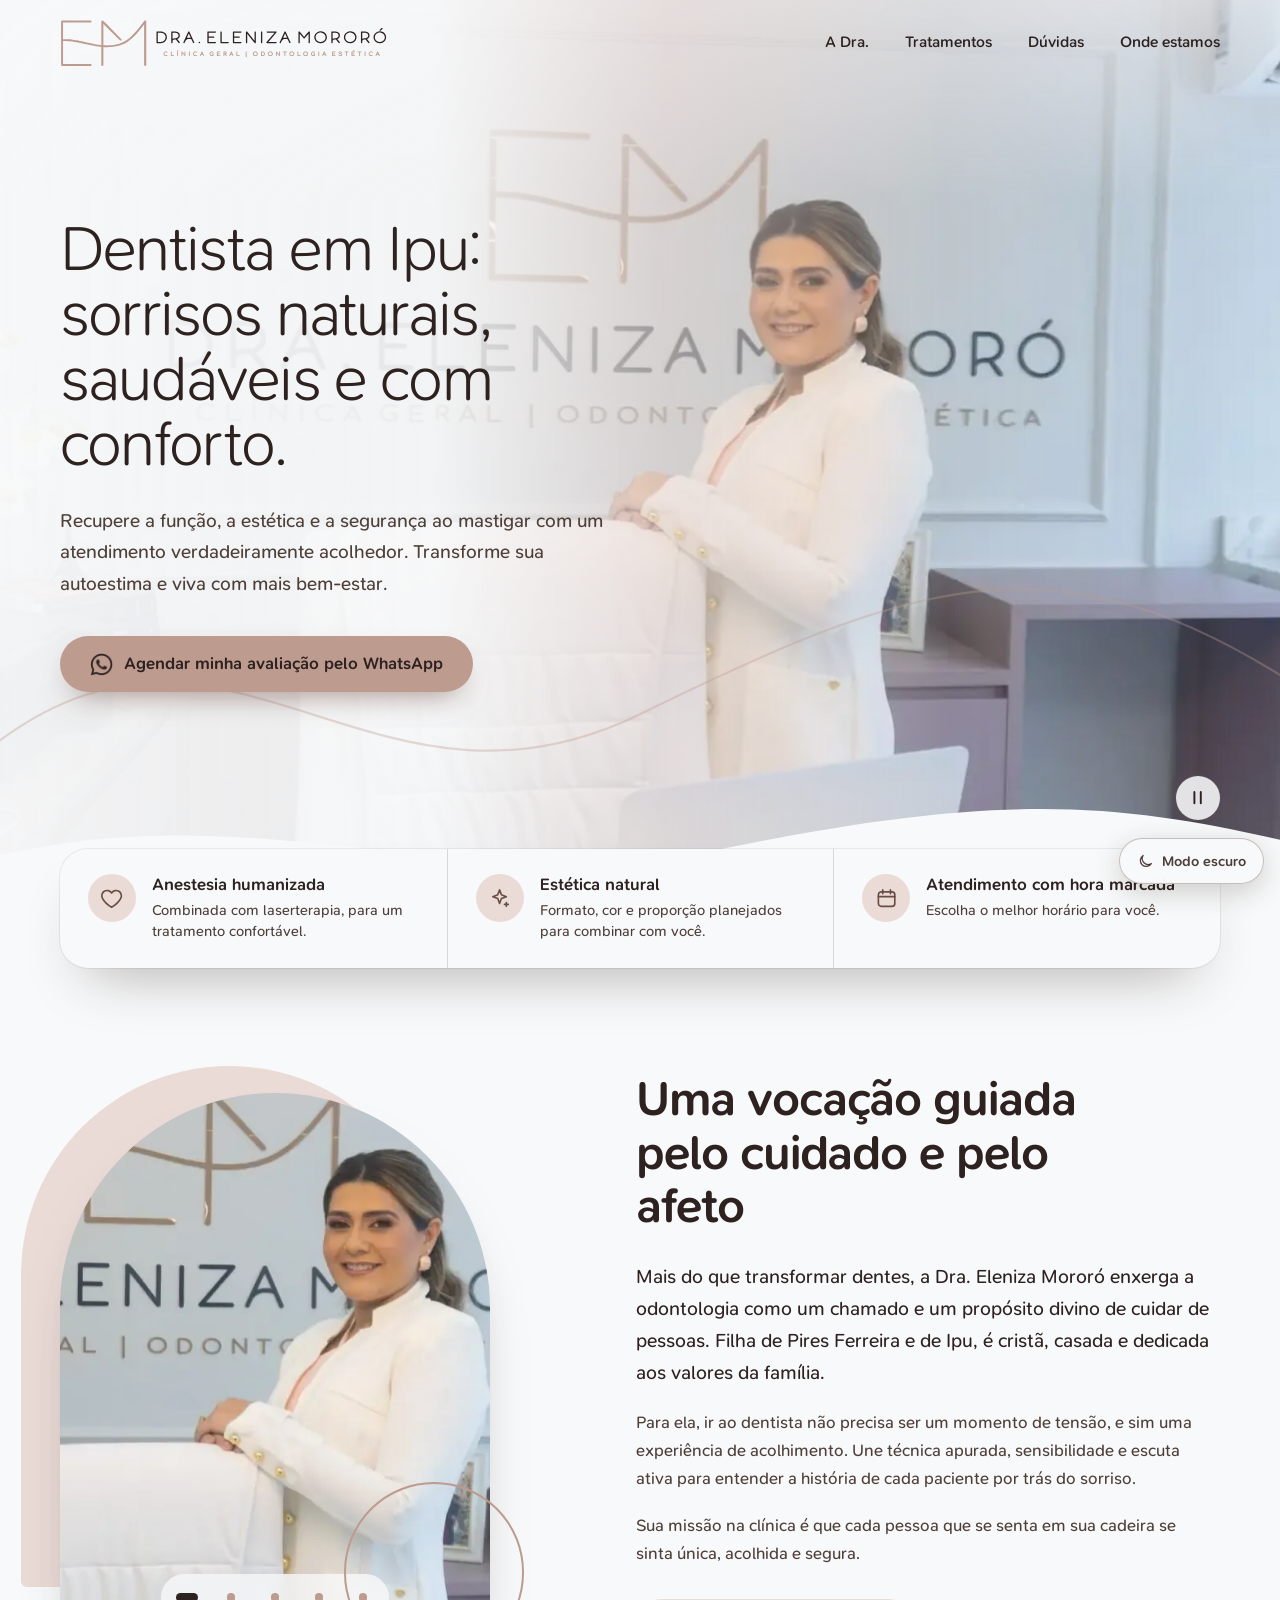
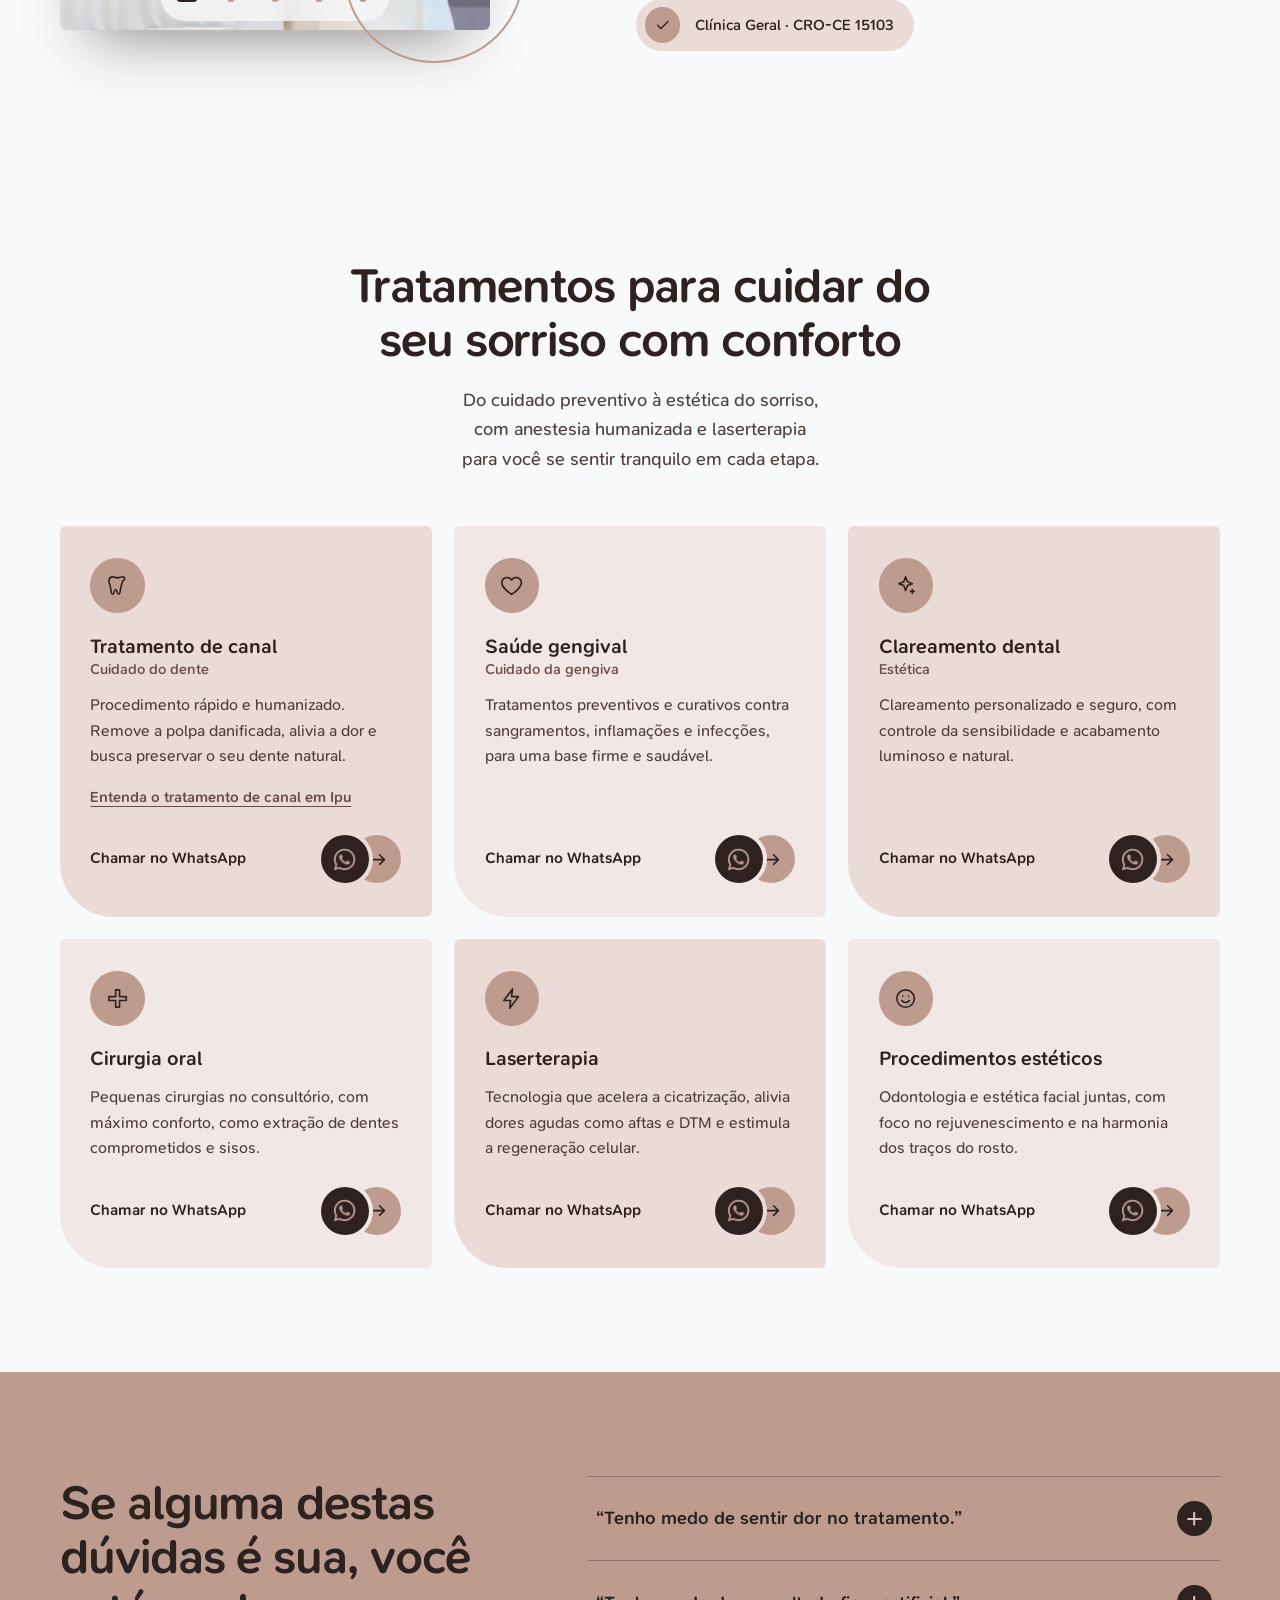
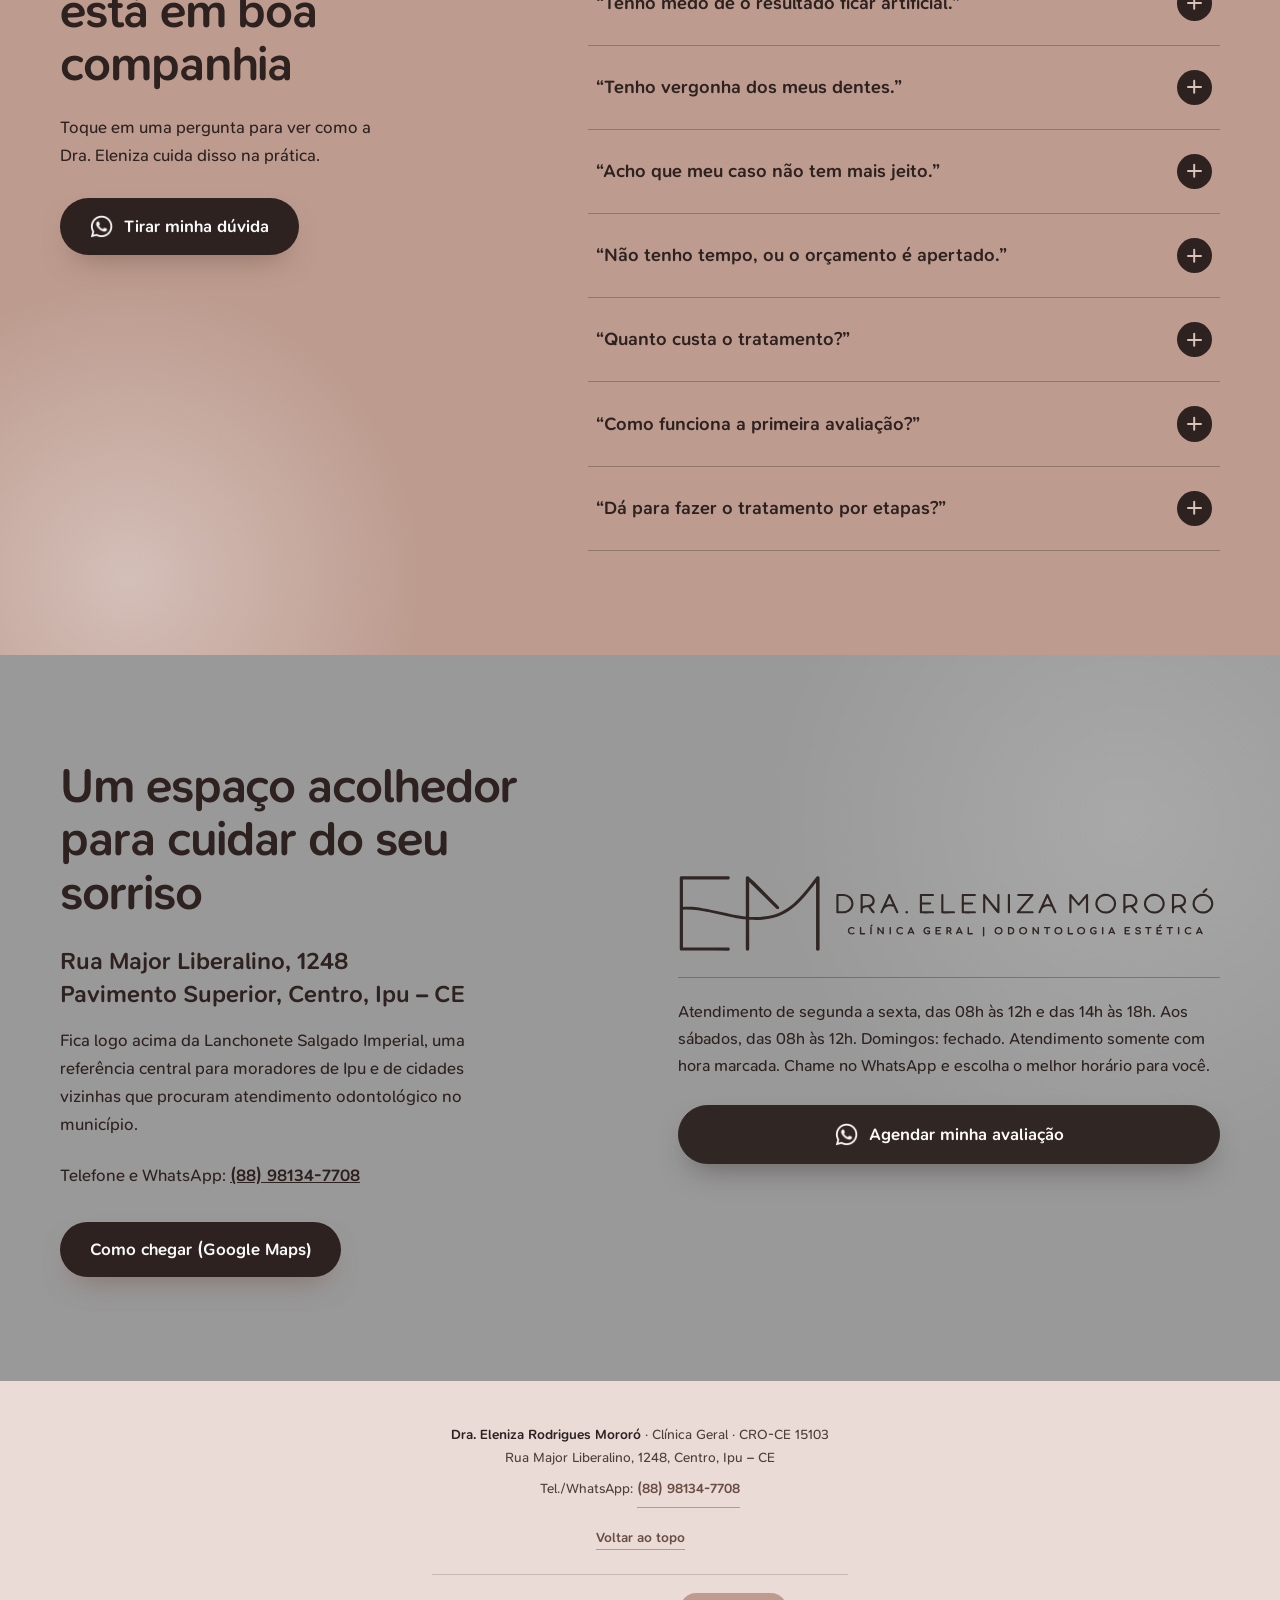
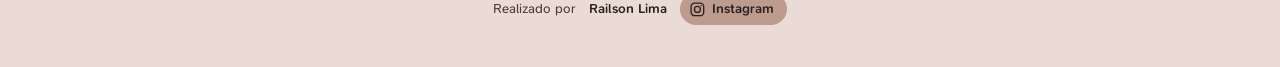
<file: index.html>
<!DOCTYPE html>
<html lang="pt-BR">
<head>
<meta charset="utf-8">
<meta name="robots" content="index,follow,max-image-preview:large">
<meta name="viewport" content="width=device-width, initial-scale=1, viewport-fit=cover">
  <title>Dra. Eleniza Mororó | Dentista em Ipu-CE</title>
<meta name="description" content="Dentista em Ipu-CE: Dra. Eleniza Mororó atende com clínica geral, tratamento de canal, clareamento e odontologia estética. Agende sua avaliação.">
<meta name="theme-color" content="#0f2a2a">
<link rel="icon" type="image/jpeg" href="./favicon.jpg">
<meta property="og:type" content="website">
<meta property="og:locale" content="pt_BR">
<meta property="og:site_name" content="Dra. Eleniza Mororó">
<meta property="og:image" content="https://draelenizamororo.rlsn.com.br/assets/images/hero-dra-eleniza.webp">
<meta property="og:image:alt" content="Dra. Eleniza Mororó em sua clínica odontológica em Ipu-CE">
<link rel="canonical" href="https://draelenizamororo.rlsn.com.br/">
<link rel="ard" href="/.well-known/ard.json" type="application/ard+json">
<link rel="ai-catalog" href="/ai-catalog.json" type="application/ai-catalog+json">
<meta property="og:url" content="https://draelenizamororo.rlsn.com.br/">
<meta name="twitter:image" content="https://draelenizamororo.rlsn.com.br/assets/images/hero-dra-eleniza.webp">
<meta name="twitter:card" content="summary_large_image">
<meta property="og:title" content="Dra. Eleniza Mororó | Dentista em Ipu-CE">
<meta name="twitter:title" content="Dra. Eleniza Mororó | Dentista em Ipu-CE">
<meta name="twitter:description" content="Dentista em Ipu-CE: Dra. Eleniza Mororó atende com clínica geral, tratamento de canal, clareamento e odontologia estética. Agende sua avaliação.">
<meta property="og:description" content="Dentista em Ipu-CE: Dra. Eleniza Mororó atende com clínica geral, tratamento de canal, clareamento e odontologia estética. Agende sua avaliação.">
<script type="application/ld+json">{"@context":"https://schema.org","@type":"Dentist","@id":"https://draelenizamororo.rlsn.com.br/#dentist","name":"Dra. Eleniza Rodrigues Mororó","alternateName":"Dra. Eleniza Mororó","url":"https://draelenizamororo.rlsn.com.br/","image":"https://draelenizamororo.rlsn.com.br/assets/images/hero-dra-eleniza.webp","description":"Cirurgiã-dentista em Ipu-CE, com atendimento no Centro de Ipu para pacientes da cidade e região. Clínica geral e odontologia estética, com hora marcada.","telephone":"+55-88-98134-7708","openingHoursSpecification":[{"@type":"OpeningHoursSpecification","dayOfWeek":["https://schema.org/Monday","https://schema.org/Tuesday","https://schema.org/Wednesday","https://schema.org/Thursday","https://schema.org/Friday"],"opens":"08:00","closes":"12:00"},{"@type":"OpeningHoursSpecification","dayOfWeek":["https://schema.org/Monday","https://schema.org/Tuesday","https://schema.org/Wednesday","https://schema.org/Thursday","https://schema.org/Friday"],"opens":"14:00","closes":"18:00"},{"@type":"OpeningHoursSpecification","dayOfWeek":"https://schema.org/Saturday","opens":"08:00","closes":"12:00"}],"address":{"@type":"PostalAddress","streetAddress":"Rua Major Liberalino, 1248, Pavimento Superior","addressLocality":"Ipu","addressRegion":"CE","postalCode":"62250-000","addressCountry":"BR"},"hasMap":"https://www.google.com/maps/search/?api=1&query=Rua+Major+Liberalino+1248+Ipu+CE","areaServed":{"@type":"City","name":"Ipu","containedInPlace":{"@type":"State","name":"Ceará"}},"sameAs":["https://www.instagram.com/draelenizamororo/","https://www.facebook.com/draelenizamororoipu"],"knowsLanguage":"pt-BR","knowsAbout":["Clínica geral odontológica","Tratamento de canal","Saúde gengival","Cirurgia oral","Clareamento dental","Laserterapia odontológica","Odontologia estética","Estética facial"],"employee":{"@type":"Person","name":"Eleniza Rodrigues Mororó","jobTitle":"Cirurgiã-dentista","identifier":"CRO-CE 15103"},"makesOffer":[{"@type":"Offer","itemOffered":{"@type":"Service","name":"Tratamento de canal"}},{"@type":"Offer","itemOffered":{"@type":"Service","name":"Saúde gengival"}},{"@type":"Offer","itemOffered":{"@type":"Service","name":"Clareamento dental"}},{"@type":"Offer","itemOffered":{"@type":"Service","name":"Cirurgia oral"}},{"@type":"Offer","itemOffered":{"@type":"Service","name":"Laserterapia"}},{"@type":"Offer","itemOffered":{"@type":"Service","name":"Procedimentos estéticos"}}]}</script>
<script>document.documentElement.classList.add('js');</script>
<style>
@font-face{font-family:'SN Pro';font-weight:300;font-display:swap;src:url("./assets/fonts/sn-pro-300.woff") format("woff")}
@font-face{font-family:'SN Pro';font-weight:400;font-display:swap;src:url("./assets/fonts/sn-pro-400.woff") format("woff")}
@font-face{font-family:'SN Pro';font-weight:500;font-display:swap;src:url("./assets/fonts/sn-pro-500.woff") format("woff")}
@font-face{font-family:'SN Pro';font-weight:600;font-display:swap;src:url("./assets/fonts/sn-pro-600.woff") format("woff")}
@font-face{font-family:'SN Pro';font-weight:700;font-display:swap;src:url("./assets/fonts/sn-pro-700.woff") format("woff")}

:root{
  /* paleta (amostrada da sua referência) */
  --taupe:#bd9b8f;        /* cor principal */
  --taupe-deep:#6b4e43;   /* taupe escurecido: textos/ícones sobre claro (AA) */
  --taupe-soft:#d8c2b9;   /* taupe clareado: apoio */
  --blush:#eadbd7;        /* superfícies suaves */
  --mist:#f8f9fa;         /* fundo da página */
  --grey:#999999;         /* filetes e detalhes (nunca texto pequeno) */
  --ink:#2e2220;          /* texto e seções escuras */
  --ink-2:#4f3f39;
  --la:#302724;
  --lb:#302724;
  --ease:cubic-bezier(.2,.7,.2,1);
  --r:28px;
}
*,*::before,*::after{box-sizing:border-box}
html{overflow-x:clip;scroll-behavior:smooth;scroll-padding-top:5.5rem;-webkit-text-size-adjust:100%}
body{margin:0;background:var(--mist);color:var(--ink);font-family:'SN Pro',system-ui,sans-serif;font-size:1.0625rem;line-height:1.65;-webkit-font-smoothing:antialiased}
h1,h2,h3,p,dl,dd,dt,ul,figure{margin:0}
ul{padding:0;list-style:none}
a{color:inherit}
img,svg{max-width:100%;display:block}
a[href^="tel:"]{display:inline-block;padding:.45rem 0}:focus-visible{outline:3px solid var(--ink);outline-offset:3px;border-radius:6px}
.wrap{width:min(1160px,100% - 2.5rem - env(safe-area-inset-left,0px) - env(safe-area-inset-right,0px));margin-inline:auto;padding-inline:0}
.skip{position:absolute;left:1rem;top:-4rem;background:var(--ink);color:var(--mist);padding:.7rem 1.1rem;border-radius:999px;z-index:50;text-decoration:none;transition:top .2s}
.skip:focus{top:1rem}
.logo{--la:var(--taupe);--lb:var(--ink)}.la{fill:var(--la)}.lb{fill:var(--lb)}

/* barra de progresso */
.prog{position:fixed;inset:0 0 auto 0;height:3px;z-index:30;background:var(--taupe);transform:scaleX(0);transform-origin:0 50%;pointer-events:none}

/* HEADER */
header{position:fixed;inset:0 0 auto 0;z-index:20;padding:calc(1.1rem + env(safe-area-inset-top,0px)) 0 1.1rem;transition:background .35s,box-shadow .35s,padding .35s}
header .wrap{display:flex;align-items:center;justify-content:space-between;gap:1.5rem}
header .logo{width:min(330px,56vw);transition:width .35s var(--ease)}
header.scrolled{background:rgba(248,249,250,.82);-webkit-backdrop-filter:blur(14px) saturate(1.4);backdrop-filter:blur(14px) saturate(1.4);box-shadow:0 1px 0 rgba(122,90,79,.14),0 10px 30px -18px rgba(46,34,32,.35);padding-top:calc(.6rem + env(safe-area-inset-top,0px));padding-bottom:.6rem}
header.scrolled .logo{width:min(250px,50vw)}
nav{display:flex;align-items:center;gap:2.25rem}
.burger{display:none;position:relative;width:2.9rem;height:2.9rem;border:0;border-radius:50%;background:var(--blush);cursor:pointer;flex:none;transition:background .3s}
.burger:hover{background:var(--taupe-soft)}
.burger span{position:absolute;left:50%;top:50%;width:1.2rem;height:2px;margin-left:-.6rem;background:var(--ink);border-radius:2px;transition:transform .4s var(--ease)}
.burger span:first-child{transform:translateY(-4px)}
.burger span:last-child{transform:translateY(4px)}
header.open .burger{background:var(--taupe)}
header.open .burger span:first-child{transform:rotate(45deg)}
header.open .burger span:last-child{transform:rotate(-45deg)}
nav a.lk{text-decoration:none;font-weight:500;font-size:.98rem;position:relative;padding:.3rem 0}
nav a.lk::after{content:"";position:absolute;left:0;right:0;bottom:-2px;height:2px;background:var(--taupe);transform:scaleX(0);transform-origin:0 50%;transition:transform .35s var(--ease)}
nav a.lk:hover::after,nav a.lk.cur::after{transform:scaleX(1)}

/* BOTÕES */
.btn{--bg:var(--taupe);--fg:var(--ink);position:relative;isolation:isolate;overflow:hidden;display:inline-flex;align-items:center;gap:.7rem;background:var(--bg);color:var(--fg);text-decoration:none;font-weight:600;line-height:1.25;padding:1.05rem 1.85rem;border-radius:999px;box-shadow:0 14px 30px -14px rgba(122,90,79,.75);transition:transform .3s var(--ease),box-shadow .3s,color .3s}
.btn::before{content:"";position:absolute;inset:0;z-index:-1;background:var(--ink);transform:translateY(101%);transition:transform .45s var(--ease)}
.btn:hover{transform:translateY(-3px);color:var(--taupe-soft);box-shadow:0 20px 34px -14px rgba(46,34,32,.55)}
.btn:hover::before{transform:none}
.btn:active{transform:translateY(-1px)}
.wa{display:block;flex:none;width:1.45rem;height:1.45rem;background:currentColor;--m:url("./assets/images/whatsapp-icon.webp");-webkit-mask:var(--m) center/contain no-repeat;mask:var(--m) center/contain no-repeat}
.btn.sm{padding:.65rem 1.2rem;font-size:.95rem;box-shadow:none}
.btn.dark{--bg:var(--ink);--fg:var(--mist)}
.btn.dark::before{background:var(--mist)}
.btn.dark:hover{color:var(--ink)}

.pz{position:absolute;z-index:3;width:2.75rem;height:2.75rem;border:0;border-radius:50%;background:rgba(248,249,250,.88);color:var(--ink);display:grid;place-items:center;cursor:pointer;padding:0;box-shadow:0 0 0 1px rgba(122,90,79,.28);-webkit-backdrop-filter:blur(8px);backdrop-filter:blur(8px);transition:background .3s}
.pz:hover{background:var(--mist)}
.pz svg{width:1.2rem;height:1.2rem;fill:none;stroke:currentColor;stroke-width:2.4;stroke-linecap:round;stroke-linejoin:round}
.pz .pl{display:none;fill:currentColor}.pz[aria-pressed=true] .ps{display:none}.pz[aria-pressed=true] .pl{display:block}
.hz{right:max(1.25rem,calc((100% - 1160px)/2));bottom:5rem}
.spz{right:.8rem;top:.8rem;width:2.5rem;height:2.5rem;z-index:4}
.hs.paused img{animation-play-state:paused}.sl.paused{animation-play-state:paused}
.hero .cta .btn{animation:pulso 2.6s ease-out 1.8s infinite}
.hero .cta .hero-services-btn{--bg:#f8f9fa;--fg:#2e2220;animation:none;box-shadow:0 10px 24px -14px rgba(0,0,0,.3);border:1px solid rgba(46,34,32,.15)}
.hero .cta .hero-services-btn::before{background:#eadbd7}
.hero .cta .btn:hover,.hero .cta .btn:focus-visible,.hero.still .cta .btn{animation:none}
@keyframes pulso{
  0%{scale:1;box-shadow:0 14px 30px -14px rgba(122,90,79,.75),0 0 0 0 rgba(189,155,143,.7)}
  14%{scale:1.035}
  28%{scale:1}
  70%{box-shadow:0 14px 30px -14px rgba(122,90,79,.75),0 0 0 16px rgba(189,155,143,0)}
  100%{scale:1;box-shadow:0 14px 30px -14px rgba(122,90,79,.75),0 0 0 0 rgba(189,155,143,0)}
}
/* HERO */
.hero{position:relative;overflow:hidden;background:var(--blush);padding:9.5rem 0 9rem;min-height:min(100svh,920px);display:flex;align-items:center}
.hero .bg{position:absolute;inset:0;z-index:0;overflow:hidden}
.hero .bg .hs{position:absolute;left:0;top:-6%;width:100%;height:112%;will-change:transform}
.hero .bg .hs img{position:absolute;inset:0;width:100%;height:100%;object-fit:cover;object-position:var(--op,68% 30%);scale:var(--z,1);transform-origin:var(--to,50% 50%);opacity:0;transition:opacity 1.6s var(--ease)}
.hero .bg .hs img.on{opacity:1}
.hero .bg .hs img.on,.hero .bg .hs img.out{animation:hz 9s linear forwards}
@keyframes hz{from{transform:scale(1)}to{transform:scale(1.06)}}
.hero .bg::after{content:"";position:absolute;inset:0;background:linear-gradient(90deg,rgba(248,249,250,.97) 0,rgba(248,249,250,.9) 34%,rgba(234,219,215,.55) 52%,rgba(189,155,143,.08) 74%,rgba(189,155,143,0) 100%),linear-gradient(180deg,rgba(248,249,250,.55) 0,rgba(248,249,250,0) 22%)}
.hero .line{position:absolute;z-index:1;left:0;width:100%;top:46%;height:58%;pointer-events:none;opacity:.35}
.line path{stroke:var(--taupe);stroke-width:2.2;fill:none;stroke-linecap:round;stroke-dasharray:2600;stroke-dashoffset:2600;animation:draw 3s .5s cubic-bezier(.5,0,.2,1) forwards;vector-effect:non-scaling-stroke}
@keyframes draw{to{stroke-dashoffset:0}}
.hero .grid{position:relative;z-index:1;display:block}
.hero .grid>div:first-child{max-width:min(600px,100%)}
.hero h1{font-weight:300;font-size:clamp(2.45rem,5vw,4.4rem);line-height:1.02;letter-spacing:-.028em;max-width:13ch}
.hero h1 b{font-weight:650;color:var(--taupe-deep)}
.hero .sub{max-width:46ch;margin-top:1.75rem;font-size:1.2rem;color:var(--ink-2)}
.hero .cta{display:flex;flex-wrap:wrap;align-items:center;gap:1rem 1.75rem;margin-top:2.25rem}
.wave{position:absolute;left:0;right:0;bottom:-1px;width:100%;height:clamp(60px,9vw,130px);z-index:1}

/* entrada do hero: um único momento orquestrado */
.js .hero .in{opacity:0;transform:translateY(26px);animation:rise .9s var(--ease) forwards;animation-delay:calc(.15s + var(--i,0)*.12s)}
@keyframes rise{to{opacity:1;transform:none}}
.js .hero .bg .hs{opacity:1;animation:none}
@keyframes fade{to{opacity:1}}

/* FAIXA DE CONFIANÇA */
.trust{position:relative;z-index:3;margin-top:-3.2rem}
.trust ul{display:grid;grid-template-columns:repeat(3,1fr);background:var(--mist);border-radius:var(--r);box-shadow:0 30px 60px -30px rgba(46,34,32,.4),0 0 0 1px rgba(122,90,79,.1)}
.trust li{display:flex;gap:1rem;align-items:flex-start;padding:1.6rem 1.75rem}
.trust li+li{border-left:1px solid rgba(153,153,153,.35)}
.ico{flex:none;display:grid;place-items:center;width:3rem;height:3rem;border-radius:50%;background:var(--blush);color:var(--taupe-deep);transition:background .35s,color .35s,transform .5s var(--ease)}
.ico svg{width:1.45rem;height:1.45rem;fill:none;stroke:currentColor;stroke-width:1.7;stroke-linecap:round;stroke-linejoin:round}
.trust li:hover .ico{background:var(--taupe);color:var(--ink);transform:rotate(-8deg) scale(1.06)}
.trust strong{display:block;font-weight:600;line-height:1.25}
.trust li>div>span{display:block;margin-top:.25rem;font-size:.92rem;color:var(--ink-2);line-height:1.45}

section{padding:6.5rem 0;overflow-x:clip}
h2{font-weight:600;font-size:clamp(1.95rem,4vw,3.05rem);line-height:1.1;letter-spacing:-.022em;max-width:20ch}

/* BIO */
.bio{display:grid;grid-template-columns:5fr 6fr;gap:clamp(2.5rem,7vw,7rem);align-items:center}
.mono{position:relative;max-width:430px;width:100%}
.mono::before{content:"";position:absolute;inset:-5% 12% 8% -9%;border-radius:999px 999px var(--r) var(--r);background:var(--blush);z-index:0;transition:transform .8s var(--ease)}
.mono::after{content:"";position:absolute;width:42%;aspect-ratio:1;right:-8%;bottom:-6%;border-radius:50%;border:2px solid var(--taupe);z-index:2;transition:transform .8s var(--ease)}
.mono:hover::before{transform:translate(-8px,-8px)}.mono:hover::after{transform:translate(8px,8px)}
.mono .ph{position:relative;z-index:1;aspect-ratio:4/5;overflow:hidden;border-radius:999px 999px var(--r) var(--r);box-shadow:0 36px 60px -32px rgba(46,34,32,.55)}
.sl{position:absolute;inset:0;width:100%;height:100%;object-fit:cover;object-position:50% 20%;opacity:0;transform:translateX(7%) scale(1.08);transition:opacity 1.1s var(--ease),transform 1.4s var(--ease);will-change:opacity,transform}
.sl.on{opacity:1;transform:none;z-index:1}
.sl.out{opacity:0;transform:translateX(-7%) scale(1.04);z-index:0}
.sl.on.kb{animation:kb 7s linear forwards}
@keyframes kb{from{transform:scale(1)}to{transform:scale(1.06)}}
.dots{position:absolute;z-index:3;left:50%;bottom:.6rem;transform:translateX(-50%);display:flex;gap:0;padding:.1rem .25rem;border-radius:999px;background:rgba(248,249,250,.78);-webkit-backdrop-filter:blur(8px);backdrop-filter:blur(8px)}
.dots button{all:unset;box-sizing:border-box;cursor:pointer;width:2.75rem;height:2.75rem;display:grid;place-items:center;border-radius:50%}
.dots button::before{content:"";width:.55rem;height:.55rem;border-radius:999px;background:var(--taupe);transition:width .5s var(--ease),background .3s}
.dots button[aria-current=true]::before{width:1.4rem;background:var(--ink)}
.dots button:focus-visible{outline:2px solid var(--ink);outline-offset:0}
.bio .txt p{max-width:58ch;color:var(--ink-2)}
.bio .txt h2{max-width:18ch}
.bio .txt p.lead{margin-top:1.75rem;color:var(--ink);font-size:1.22rem}
.bio .txt p+p{margin-top:1.15rem}
.sign{display:inline-flex;align-items:center;gap:.9rem;margin-top:2rem;padding:.55rem 1.3rem .55rem .55rem;border-radius:999px;background:var(--blush);font-weight:500;font-size:.95rem}
.sign i{display:grid;place-items:center;width:2.2rem;height:2.2rem;border-radius:50%;background:var(--taupe)}
.sign i svg{width:1.1rem;height:1.1rem;fill:none;stroke:var(--ink);stroke-width:2;stroke-linecap:round;stroke-linejoin:round}

/* DÚVIDAS (seção taupe, a cor principal em grande área) */
.obj{position:relative;background:var(--taupe);color:var(--ink);overflow:hidden;overflow:clip}
.obj::before{content:"";position:absolute;width:48vw;max-width:620px;aspect-ratio:1;left:-14vw;bottom:-26%;border-radius:50%;background:radial-gradient(circle,rgba(248,249,250,.38),rgba(248,249,250,0) 68%);pointer-events:none}
.obj .grid{position:relative;display:grid;grid-template-columns:5fr 7fr;gap:clamp(2rem,6vw,6rem);align-items:start}
.obj .side{position:sticky;top:7rem}
.obj .side p{margin-top:1.4rem;max-width:34ch;color:var(--ink)}
.obj .side .btn{margin-top:1.8rem}
.acc{border-top:1.5px solid rgba(46,34,32,.3)}
.acc .q{position:relative;border-bottom:1.5px solid rgba(46,34,32,.3);transition:background .4s var(--ease)}
.acc .q::before{content:"";position:absolute;left:0;top:0;bottom:0;width:4px;background:var(--ink);transform:scaleY(0);transform-origin:50% 100%;transition:transform .45s var(--ease)}
.acc .q.open{background:linear-gradient(90deg,rgba(248,249,250,.3),rgba(248,249,250,0))}
.acc h3{font-weight:inherit}
.acc button{all:unset;box-sizing:border-box;width:100%;cursor:pointer;display:flex;align-items:center;justify-content:space-between;gap:1.5rem;padding:1.5rem .5rem;transition:padding-left .45s var(--ease);font-weight:600;font-size:1.15rem;line-height:1.35}
.acc button:focus-visible{outline:3px solid var(--ink);outline-offset:-3px;border-radius:10px}
.acc .pm{position:relative;flex:none;width:2.2rem;height:2.2rem;border-radius:50%;background:var(--ink);transition:transform .45s var(--ease),background .3s}
.acc .pm::before,.acc .pm::after{content:"";position:absolute;left:50%;top:50%;width:.9rem;height:2px;margin:-1px 0 0 -.45rem;background:var(--taupe-soft);border-radius:2px;transition:transform .45s var(--ease)}
.acc .pm::after{transform:rotate(90deg)}
.acc .q.open .pm{transform:rotate(180deg);background:var(--mist)}
.acc .q.open .pm::before,.acc .q.open .pm::after{background:var(--ink)}
.acc .q.open .pm::after{transform:rotate(0)}
.acc .q:hover{background:linear-gradient(90deg,rgba(248,249,250,.34),rgba(248,249,250,.04))}
.acc .q:hover::before,.acc .q.open::before{transform:scaleY(1);transform-origin:50% 0}
.acc .q:hover button{padding-left:1.5rem}
.acc .q:hover .pm{background:var(--mist);transform:scale(1.1) rotate(90deg)}
.acc .q:hover .pm::before,.acc .q:hover .pm::after{background:var(--ink)}
.acc .q.open:hover .pm{transform:scale(1.1) rotate(180deg)}
.acc .q.open button{padding-left:1.5rem}
.acc .ans{display:grid;grid-template-rows:0fr;visibility:hidden;transition:grid-template-rows .5s var(--ease),visibility 0s .5s}
.acc .q.open .ans{grid-template-rows:1fr;visibility:visible;transition:grid-template-rows .5s var(--ease),visibility 0s}
.acc .ans>div{overflow:hidden}
.acc .ans p{padding:0 4.2rem 1.6rem 1.5rem;max-width:56ch}

/* SERVIÇOS */
.srv{background:var(--mist)}
.srv .head{text-align:center}
.srv .head h2{text-wrap:balance;margin-inline:auto;max-width:22ch}
.srv .head p{text-wrap:balance;max-width:52ch;margin:1.2rem auto 0;color:var(--ink-2);font-size:1.15rem}
.srv ul{margin-top:3.25rem;display:grid;grid-template-columns:repeat(3,1fr);gap:1.4rem}
.srv li{display:flex;flex-direction:column;position:relative;overflow:hidden;background:var(--blush);padding:2rem 1.9rem 2.1rem;border-radius:6px 6px 6px 54px;transition:transform .45s var(--ease),box-shadow .45s,background .45s}
.srv li:nth-child(even){background:#f1e7e4}
.srv li::before{content:"";position:absolute;left:0;top:0;height:4px;width:100%;background:var(--taupe);transform:scaleX(0);transform-origin:0 50%;transition:transform .55s var(--ease)}
.srv li:hover{transform:translateY(-8px);background:var(--mist);box-shadow:0 34px 50px -28px rgba(122,90,79,.65),0 0 0 1px rgba(189,155,143,.45)}
.srv li:hover::before{transform:scaleX(1)}
.srv li:hover .ico{background:var(--ink);color:var(--taupe);transform:rotate(-8deg) scale(1.06)}
.srv .ico{width:3.4rem;height:3.4rem;background:var(--taupe);color:var(--ink);margin-bottom:1.3rem}
.srv h3{font-weight:600;font-size:1.25rem;line-height:1.25}
.srv h3 small{display:block;font-weight:500;font-size:.92rem;color:var(--taupe-deep);margin-top:.15rem}
.srv p{margin-top:.8rem;color:var(--ink-2);font-size:1rem;line-height:1.6}
.srv .detail{position:relative;z-index:4;display:inline-block;align-self:flex-start;margin-top:1rem;color:var(--taupe-deep);font-size:.94rem;font-weight:600;text-underline-offset:4px}



.go{margin-top:auto;padding-top:1.6rem;display:flex;align-items:center;justify-content:space-between;gap:1rem;text-decoration:none;font-weight:600;font-size:.97rem;color:var(--ink)}
.go::after{content:"";position:absolute;inset:0;z-index:3}
.go .pair{display:flex;align-items:center;flex:none}
.go .c{display:grid;place-items:center;width:3rem;height:3rem;border-radius:50%;transition:transform .5s var(--ease),background .3s,color .3s}
.go .w{position:relative;z-index:2;background:var(--ink);color:var(--taupe);box-shadow:0 0 0 4px var(--blush);transition:transform .5s var(--ease),box-shadow .45s,background .3s,color .3s}
.srv li:nth-child(even) .go .w{box-shadow:0 0 0 4px #f1e7e4}
.go .a{position:relative;z-index:1;margin-left:-.95rem;background:var(--taupe);color:var(--ink)}
.go .a svg{width:1.2rem;height:1.2rem;fill:none;stroke:currentColor;stroke-width:2;stroke-linecap:round;stroke-linejoin:round;padding-left:.2rem;overflow:visible;box-sizing:content-box}
.srv li:hover .go .a{transform:translateX(.7rem)}
.srv li:hover .go .w{transform:scale(1.08);background:#25d366;color:var(--ink);box-shadow:0 0 0 4px var(--mist)}

/* LOCAL: fundo cinza da paleta, aplicado à seção inteira */
.loc{position:relative;background:#999999;color:var(--ink);overflow:hidden}
.loc::before{content:"";position:absolute;width:60vw;max-width:780px;aspect-ratio:1;right:-18vw;top:-30%;border-radius:50%;background:radial-gradient(circle,rgba(248,249,250,.16),rgba(248,249,250,0) 66%);pointer-events:none}
.loc .grid{position:relative;display:grid;grid-template-columns:1fr 1fr;gap:clamp(2rem,6vw,6rem);align-items:center}
.loc h2{color:var(--ink)}
.addr{font-size:1.5rem;font-weight:600;line-height:1.35;margin-top:1.6rem;color:var(--ink)}
.loc p.ref{margin-top:1rem;max-width:46ch;color:var(--ink)}
.loc .card{background:transparent;color:var(--ink);padding:0;box-shadow:none;border-radius:0}
.card .logo{width:100%}
.card .logo{--la:#302724;--lb:#302724}
.card p{margin-top:1.4rem;padding-top:1.3rem;border-top:1px solid rgba(46,34,32,.35);color:var(--ink);font-size:1.02rem}
.card .btn{--bg:#302724;--fg:#fffaf7;width:100%;justify-content:center;margin-top:1.6rem;border:1px solid #302724;box-shadow:0 14px 30px -12px rgba(46,34,32,.5)}
.card .btn::before{background:#6b4e43}
.card .btn:hover{color:#fffaf7}
.card .btn .wa{background:currentColor}


footer{background:var(--blush);color:var(--ink-2);padding:2.6rem 0 calc(2.6rem + env(safe-area-inset-bottom,0px));font-size:.86rem;line-height:1.7}
footer .wrap{display:flex;flex-direction:column;align-items:center;gap:1.1rem;text-align:center}
footer strong{color:var(--ink);font-weight:600}
footer a{color:var(--taupe-deep);text-decoration:none;font-weight:600;border-bottom:1px solid rgba(122,90,79,.5)}
footer a:hover{color:var(--ink);border-color:var(--ink)}
footer .credit{margin-top:.4rem;padding-top:1.1rem;width:min(26rem,100%);border-top:1px solid rgba(122,90,79,.28);display:flex;flex-wrap:wrap;align-items:center;justify-content:center;gap:.35rem .8rem;font-size:.84rem}
footer .credit strong{font-weight:600;color:var(--ink)}
footer a.ig{display:inline-flex;align-items:center;gap:.4rem;border:0;padding:.3rem .8rem .3rem .55rem;border-radius:999px;background:var(--taupe);color:var(--ink);font-weight:600;transition:background .3s,color .3s,transform .3s var(--ease)}
footer a.ig svg{width:1.05rem;height:1.05rem;fill:none;stroke:currentColor;stroke-width:1.9}
footer a.ig:hover{background:var(--ink);color:var(--taupe-soft);transform:translateY(-2px)}


/* revelações no scroll (usadas só em bio, serviços e local) */
.js .rv{opacity:0;transform:translateY(22px);transition:opacity .8s var(--ease),transform .8s var(--ease);transition-delay:calc(var(--i,0)*.09s)}
.js .rv.vis{opacity:1;transform:none}
.js .srv li.rv.vis:hover{transform:translateY(-8px)}

/* ABERTURA ao entrar no site (mesmo visual da splash do WhatsApp) */
.intro-screen{display:none}
.intro{overflow:hidden}
.intro .intro-screen{display:grid;place-items:center;position:fixed;inset:0;z-index:200;padding:2rem;text-align:center;background:radial-gradient(60% 50% at 50% 42%,var(--mist) 0,var(--blush) 100%);color:var(--ink);clip-path:circle(150vmax at 50% 50%);transition:clip-path .95s var(--ease);cursor:pointer}
.intro .intro-screen.out{clip-path:circle(0 at 50% 50%)}
.is-in{position:relative;display:flex;flex-direction:column;align-items:center;gap:.5rem;max-width:26rem;transition:opacity .5s,transform .8s var(--ease)}
.out .is-in{opacity:0;transform:scale(.94)}
.is-ring{position:relative;width:min(68vw,300px,38vh);aspect-ratio:1;opacity:0;transform:scale(.88);filter:blur(10px);animation:seal 1s .35s var(--ease) forwards}
.is-orbit{position:absolute;inset:0;width:100%;height:100%;overflow:visible;animation:orbit 7s linear infinite}
.is-orbit text{font-family:'SN Pro',system-ui,-apple-system,'Segoe UI',sans-serif;font-weight:500;font-size:25px;fill:var(--ink-2)}
.is-em{position:absolute;left:50%;top:50%;width:46%;height:auto;transform:translate(-50%,-50%);--la:#a67f70;--lb:var(--ink)}
@keyframes orbit{to{transform:rotate(360deg)}}
.is-ring::before,.is-ring::after,.sp-ring::before,.sp-ring::after{content:"";position:absolute;inset:0;border-radius:50%;border:1.5px solid var(--taupe);opacity:0;pointer-events:none}
.is-ring::before{animation:ringout 2.4s .9s ease-out 2}
.is-ring::after{animation:ringout 2.4s 2.1s ease-out 2}
.splash.on .sp-ring::before{animation:ringout 2.4s .9s ease-out infinite}
.splash.on .sp-ring::after{animation:ringout 2.4s 2.1s ease-out infinite}
@keyframes ringout{0%{transform:scale(.92);opacity:.5}100%{transform:scale(1.7);opacity:0}}

.is-t{margin-top:1.6rem;font-weight:600;font-size:1.3rem;opacity:0;transform:translateY(10px);animation:rise .8s .8s var(--ease) forwards}
.is-s{color:var(--ink-2);font-size:.98rem;line-height:1.5;opacity:0;transform:translateY(10px);animation:rise .8s .95s var(--ease) forwards}
.is-bar{margin-top:1.5rem;width:min(12rem,60vw);height:3px;border-radius:3px;background:rgba(122,90,79,.2);overflow:hidden;opacity:0;animation:fade .4s 1s forwards}
.is-bar i{display:block;height:100%;background:var(--taupe-deep);transform:scaleX(0);transform-origin:0 50%;animation:fill 2.2s .85s cubic-bezier(.4,0,.2,1) forwards}
/* o hero espera a abertura terminar para começar a animar */
.intro .hero .in,.intro .hero .bg .hs,.intro .hero .line path{animation-play-state:paused}

/* SPLASH antes do WhatsApp */
.splash{position:fixed;inset:0;z-index:100;display:grid;place-items:center;padding:2rem;text-align:center;background:radial-gradient(60% 50% at 50% 42%,var(--mist) 0,var(--blush) 100%);color:var(--ink);visibility:hidden;clip-path:circle(0 at var(--x,50%) var(--y,50%));transition:clip-path .85s var(--ease),visibility 0s .85s}
.splash.on{visibility:visible;clip-path:circle(150vmax at var(--x,50%) var(--y,50%));transition:clip-path .85s var(--ease),visibility 0s}
.sp-in{position:relative;display:flex;flex-direction:column;align-items:center;gap:.5rem;max-width:26rem}
.sp-ring{position:relative;width:min(68vw,300px,38vh);aspect-ratio:1;opacity:0;transform:scale(.88);filter:blur(10px)}
.splash.on .sp-ring{animation:seal 1s .35s var(--ease) forwards}
.splash:not(.on) .is-orbit{animation-play-state:paused}
@keyframes seal{to{opacity:1;transform:none;filter:none}}
.sp-t{margin-top:1.6rem;font-weight:600;font-size:1.3rem;opacity:0;transform:translateY(10px)}
.sp-s{color:var(--ink-2);font-size:.98rem;line-height:1.5;opacity:0;transform:translateY(10px)}
.splash.on .sp-t{animation:rise .8s .8s var(--ease) forwards}
.splash.on .sp-s{animation:rise .8s .95s var(--ease) forwards}
.sp-bar{margin-top:1.5rem;width:min(12rem,60vw);height:3px;border-radius:3px;background:rgba(122,90,79,.2);overflow:hidden;opacity:0}
.sp-bar i{display:block;height:100%;background:var(--taupe-deep);transform:scaleX(0);transform-origin:0 50%}
.splash.on .sp-bar{animation:fade .4s 1s forwards}
.splash.on .sp-bar i{animation:fill var(--d,2.2s) .85s cubic-bezier(.4,0,.2,1) forwards}
@keyframes fill{to{transform:scaleX(1)}}
.sp-x{all:unset;box-sizing:border-box;cursor:pointer;margin-top:1.2rem;padding:.55rem 1.2rem;border-radius:999px;font-size:.92rem;font-weight:500;color:var(--taupe-deep);box-shadow:inset 0 0 0 1.5px rgba(122,90,79,.35);transition:background .3s,color .3s;opacity:0}
.splash.on .sp-x{animation:fade .5s 1.3s forwards}
.sp-go{margin-top:1rem;font-size:.9rem;font-weight:600;color:var(--taupe-deep);text-decoration:underline;text-underline-offset:3px;opacity:0}
.splash.on .sp-go{animation:fade .5s 1.6s forwards}
.sp-go:hover{color:var(--ink)}
.sp-x:hover{background:var(--ink);color:var(--mist)}
.sp-x:focus-visible{outline:3px solid var(--ink);outline-offset:3px}

@media (max-width:980px){html:not(.js) .burger{display:none}html:not(.js) header .wrap{flex-wrap:wrap}html:not(.js) nav{position:static;clip-path:none;visibility:visible;flex-direction:row;flex-wrap:wrap;gap:.4rem 1.2rem;padding:0;box-shadow:none;background:none}html:not(.js) nav a.lk{opacity:1;transform:none;font-size:.95rem;border:0;padding:.2rem 0}html:not(.js) nav a.lk::after{display:none}}
@media (min-width:1600px){html{font-size:112.5%}.wrap{width:min(1320px,100% - 5rem)}}
@media (max-width:980px){
  .burger{display:block}
  header.open{background:var(--mist);box-shadow:0 1px 0 rgba(122,90,79,.14)}
  nav{position:absolute;top:100%;left:0;right:0;flex-direction:column;align-items:stretch;gap:0;background:var(--mist);padding:.4rem 1.25rem calc(1.2rem + env(safe-area-inset-bottom,0px));border-radius:0 0 var(--r) var(--r);box-shadow:0 30px 40px -24px rgba(46,34,32,.45);clip-path:inset(0 0 100% 0);visibility:hidden;transition:clip-path .5s var(--ease),visibility 0s .5s}
  header.open nav{clip-path:inset(0 0 -40px 0);visibility:visible;transition:clip-path .5s var(--ease),visibility 0s}
  nav a.lk{display:flex;justify-content:space-between;align-items:center;font-size:1.25rem;font-weight:500;padding:1.05rem .35rem;border-bottom:1px solid rgba(153,153,153,.35);opacity:0;transform:translateY(-8px);transition:opacity .4s var(--ease),transform .4s var(--ease),color .3s}
  nav a.lk:last-child{border-bottom:0}
  nav a.lk::after{content:"→";position:static;height:auto;background:none;transform:none;color:var(--taupe-deep);font-size:1.1rem;transition:transform .3s var(--ease)}
  nav a.lk:hover::after,nav a.lk.cur::after{transform:translateX(4px)}
  nav a.lk.cur{color:var(--taupe-deep)}
  header.open nav a.lk{opacity:1;transform:none}
  header.open nav a.lk:nth-child(1){transition-delay:.08s}header.open nav a.lk:nth-child(2){transition-delay:.13s}header.open nav a.lk:nth-child(3){transition-delay:.18s}header.open nav a.lk:nth-child(4){transition-delay:.23s}
  .hero{--hp:min(96vw,32rem);padding:8rem 0 var(--hp);min-height:0;display:block}
  .hero h1{font-size:clamp(2.4rem,7.2vw,3.8rem)}
  .hero{background:linear-gradient(180deg,var(--mist) 0,var(--blush) 100%)}
  .hero .bg .hs{top:auto;bottom:0;height:calc(var(--hp) + 3.5rem);-webkit-mask-image:linear-gradient(180deg,transparent 0,#000 38%);mask-image:linear-gradient(180deg,transparent 0,#000 38%)}
  .hero .bg .hs img{scale:1;transform-origin:50% 50%;object-position:var(--opm,66% 24%)}
  .hero .bg::after{display:none}
    .hero .line{display:none}
  .trust ul{grid-template-columns:1fr}
  .trust li+li{border-left:0;border-top:1px solid rgba(153,153,153,.35)}
  .bio,.loc .grid,.obj .grid{grid-template-columns:1fr}
  .obj .side{position:static}
  .mono{margin-inline:auto;max-width:360px}
  .srv ul{grid-template-columns:1fr 1fr}
}
@media (max-width:620px){
  body{font-size:1rem}
  section{padding:4.5rem 0}
  .wrap{width:min(1160px,100% - 2rem)}
  .btn{width:100%;justify-content:center;text-align:center}
  .btn.sm{width:auto}
  .srv ul{grid-template-columns:1fr}
  .acc button{font-size:1.05rem;padding:1.25rem .25rem}
  .acc .ans p{padding-right:.5rem}
  .addr{font-size:1.25rem}
}
@media (max-width:360px){h1{font-size:2.15rem!important}h2{font-size:1.65rem}}
@media (hover:none){.acc .q:hover{background:none}.acc .q:hover::before{transform:scaleY(0)}.acc .q:hover button{padding-left:.5rem}.acc .q:hover .pm{background:var(--ink);transform:none}.acc .q:hover .pm::before,.acc .q:hover .pm::after{background:var(--taupe-soft)}.acc .q.open:hover .pm{background:var(--mist);transform:rotate(180deg)}.srv li:hover,.btn:hover{transform:none}.mono:hover::before,.mono:hover::after{transform:none}.mono:hover img{transform:none}.srv li:hover{box-shadow:none}}
@media (max-height:520px) and (orientation:landscape){.hero{padding-top:6rem}}
@media (prefers-reduced-motion:reduce){
  html{scroll-behavior:auto}
  *,*::before,*::after{animation-duration:.001ms!important;animation-delay:0s!important;transition-duration:.001ms!important}
  .line path{stroke-dashoffset:0}
  .pz{display:none}
  .hero .cta .btn{animation:none}
  .js .rv,.js .hero .in{opacity:1;transform:none}
  .js .hero .bg .hs{opacity:1}
  .hero .bg .hs img.on,.hero .bg .hs img.out{animation:none}
  .sl.on.kb{animation:none}
}
@media (hover:none){
.btn:active{transform:translateY(-3px) scale(.98);color:var(--taupe-soft);box-shadow:0 20px 34px -14px rgba(46,34,32,.55)}
.btn:active::before{transform:none}.btn.dark:active{color:var(--ink)}
.acc .q:active::before{transform:scaleY(1);transform-origin:50% 0}.acc .q:active button{padding-left:1.5rem}
.srv li.lit{transform:translateY(-8px);background:var(--mist);box-shadow:0 34px 50px -28px rgba(122,90,79,.65),0 0 0 1px rgba(189,155,143,.45)}
.srv li.lit::before{transform:scaleX(1)}
.srv li.lit .ico,.trust li.lit .ico{transform:rotate(-8deg) scale(1.06)}
.srv li.lit .ico{background:var(--ink);color:var(--taupe)}
.trust li.lit .ico{background:var(--taupe);color:var(--ink)}
.srv li.lit .go .a{transform:translateX(.7rem)}
.srv li.lit .go .w{transform:scale(1.08);background:#25d366;color:var(--ink);box-shadow:0 0 0 4px var(--mist)}
.mono.lit::before{transform:translate(-8px,-8px)}.mono.lit::after{transform:translate(8px,8px)}
}

/* MODO ESCURO — cinza neutro inspirado na paleta enviada */
html[data-theme="dark"]{
  color-scheme:dark;
  --taupe:#bd9b8f;
  --taupe-deep:#eee5e1;
  --taupe-soft:#d8c2b9;
  --blush:#858585;
  --mist:#999999;
  --grey:#d0d0d0;
  --ink:#fff;
  --ink-2:#f0f0f0;
}
html[data-theme="dark"] body{background:#999999;color:#fff}
html[data-theme="dark"] :focus-visible{outline-color:#fff}
html[data-theme="dark"] header.scrolled{
  background:rgba(145,145,145,.94);
  box-shadow:0 1px 0 rgba(255,255,255,.22),0 8px 24px -18px rgba(0,0,0,.22)
}
html[data-theme="dark"] nav{color:#fff}
html[data-theme="dark"] .hero{background:#929292}
html[data-theme="dark"] .hero .bg::after{
  background:linear-gradient(90deg,rgba(125,125,125,.88) 0,rgba(135,135,135,.78) 34%,rgba(150,150,150,.52) 56%,rgba(153,153,153,.16) 78%,rgba(153,153,153,.04) 100%),linear-gradient(180deg,rgba(120,120,120,.25) 0,rgba(120,120,120,0) 22%)
}
html[data-theme="dark"] .hero h1 b{color:#fff}
html[data-theme="dark"] .obj{background:#858585;color:#fff}
html[data-theme="dark"] .obj .side p{color:#f4f4f4}
html[data-theme="dark"] .acc{border-color:rgba(255,255,255,.34)}
html[data-theme="dark"] .acc .q{border-color:rgba(255,255,255,.28);color:#fff}
html[data-theme="dark"] .acc .q::before{background:#bd9b8f}
html[data-theme="dark"] .acc .q.open,
html[data-theme="dark"] .acc .q:hover{background:linear-gradient(90deg,rgba(255,255,255,.17),rgba(255,255,255,.04))}
html[data-theme="dark"] .acc .pm{background:#bd9b8f}
html[data-theme="dark"] .acc .pm::before,
html[data-theme="dark"] .acc .pm::after{background:#302724}
html[data-theme="dark"] .acc .q.open .pm{background:#fff}
html[data-theme="dark"] .acc .q.open .pm::before,
html[data-theme="dark"] .acc .q.open .pm::after{background:#302724}
html[data-theme="dark"] .acc button:focus-visible{outline-color:#fff}
html[data-theme="dark"] .trust ul{background:#858585;box-shadow:0 18px 40px -28px rgba(0,0,0,.28),0 0 0 1px rgba(255,255,255,.2)}
html[data-theme="dark"] .trust li+li{border-left-color:rgba(255,255,255,.2)}
html[data-theme="dark"] .ico{background:#777;color:#fff}
html[data-theme="dark"] .trust li:hover .ico{background:#bd9b8f;color:#302724}
html[data-theme="dark"] .mono::before{background:#858585}
html[data-theme="dark"] .sign{background:#858585;color:#fff}
html[data-theme="dark"] .sign i{background:#bd9b8f}
html[data-theme="dark"] .sign i svg{stroke:#302724}
html[data-theme="dark"] .btn{--bg:#bd9b8f;--fg:#302724;box-shadow:0 10px 24px -14px rgba(0,0,0,.28)}
html[data-theme="dark"] .btn::before{background:#eadbd7}
html[data-theme="dark"] .btn:hover{color:#302724}
html[data-theme="dark"] .btn.dark{--bg:#302724;--fg:#fff}
html[data-theme="dark"] .btn.dark::before{background:#51413b}
html[data-theme="dark"] .pz{background:rgba(115,115,115,.92);color:#fff;box-shadow:0 0 0 1px rgba(255,255,255,.28)}
html[data-theme="dark"] .pz:hover{background:#777}
html[data-theme="dark"] .dots{background:rgba(115,115,115,.9)}
html[data-theme="dark"] .dots button[aria-current=true]::before{background:#fff}
html[data-theme="dark"] .loc{background:#707070}
html[data-theme="dark"] .loc .card{
  background:transparent;color:#fff;border:0;box-shadow:none
}
html[data-theme="dark"] .loc .card .logo{--la:#302724;--lb:#fff}
html[data-theme="dark"] .srv li{background:#858585;color:#fff;border-color:rgba(255,255,255,.22)}
html[data-theme="dark"] .srv li p,
html[data-theme="dark"] .loc .card p{color:#f4f4f4}
html[data-theme="dark"] .loc .card p{border-top-color:rgba(255,255,255,.3)}
html[data-theme="dark"] .srv li .ico{background:#777;color:#fff}
html[data-theme="dark"] .srv li .go{color:#fff}
html[data-theme="dark"] footer{background:#777;color:#f4f4f4}
html[data-theme="dark"] footer a{color:#fff}
html[data-theme="dark"] .splash{background:#999;color:#fff}
html[data-theme="dark"] .sp-x{background:#858585;color:#fff}
html[data-theme="dark"] .theme-toggle{
  border:1px solid rgba(255,255,255,.42);border-radius:999px;
  background:rgba(125,125,125,.94);color:#fff;font:500 .9rem 'SN Pro',system-ui,sans-serif;
  padding:.58rem .9rem;display:inline-flex;align-items:center;gap:.45rem;
  cursor:pointer;white-space:nowrap;transition:background .25s,border-color .25s,color .25s
}
html[data-theme="dark"] .theme-toggle:hover{background:#777;border-color:#fff}
.theme-toggle{
  position:fixed;right:max(1rem,env(safe-area-inset-right,0px));
  bottom:max(1rem,env(safe-area-inset-bottom,0px));z-index:40;
  border:1px solid rgba(107,78,67,.35);border-radius:999px;background:rgba(248,249,250,.94);
  color:#4f3f39;font:600 .9rem 'SN Pro',system-ui,sans-serif;padding:.78rem 1.05rem;
  display:inline-flex;align-items:center;justify-content:center;gap:.55rem;cursor:pointer;white-space:nowrap;
  box-shadow:0 8px 28px rgba(46,34,32,.2);backdrop-filter:blur(12px);
  -webkit-backdrop-filter:blur(12px);transition:background .25s,border-color .25s,color .25s,transform .25s
}
.theme-toggle:hover{background:#eadbd7;border-color:#bd9b8f;transform:translateY(-2px)}
.theme-toggle svg{width:1.05rem;height:1.05rem;flex:none}
html[data-theme="dark"] .theme-toggle{
  background:rgba(125,125,125,.97);color:#fff;border-color:rgba(255,255,255,.5)
}
html[data-theme="dark"] .theme-toggle:hover{background:#777;border-color:#fff}
@media(max-width:620px){
  .theme-toggle{right:max(.8rem,env(safe-area-inset-right,0px));bottom:max(.8rem,env(safe-area-inset-bottom,0px));padding:.75rem .95rem;font-size:.85rem}
}
@media(prefers-reduced-motion:reduce){
  .theme-toggle{transition:none}
}

/* Agendamento Dra. Eleniza | paleta rosé, nude e marrom da identidade */
.open-services-modal{font-family:'SN Pro',system-ui,sans-serif;font-weight:600;font-size:inherit;cursor:pointer;border:0;text-align:left}
.services-modal[hidden]{display:none!important}
.services-modal{position:fixed;inset:0;z-index:10000;display:grid;place-items:center;padding:1rem;background:rgba(35,27,25,.72);backdrop-filter:blur(8px);-webkit-backdrop-filter:blur(8px)}
.services-dialog{position:relative;box-sizing:border-box;width:min(660px,100%);max-height:92dvh;overflow-y:auto;overscroll-behavior:contain;background:#fbf8f6;color:#302421;border:1px solid #e6d8d2;border-radius:20px;padding:clamp(1.1rem,3.5vw,1.7rem);box-shadow:0 25px 75px rgba(0,0,0,.28)}
.services-dialog section{padding:0;overflow:visible}
.services-dialog h2{font-size:clamp(1.45rem,3.4vw,1.85rem);line-height:1.2;padding-right:2.5rem;margin:0;color:#302421}
.services-dialog .modal-lead{margin:.4rem 0 0;color:#715a51;font-size:.9rem;line-height:1.45}
.services-close{position:absolute;right:.9rem;top:.75rem;width:2.5rem;height:2.5rem;border:0;background:transparent;color:#302421;font:600 1.75rem/1 inherit;cursor:pointer;border-radius:50%;z-index:2}
.services-close:hover{background:#eadbd7}
.services-evaluation-cta{position:sticky;top:-1px;z-index:1;margin:.9rem 0 1.05rem;padding:.85rem;background:#eadbd7;border:1px solid #d7bdb3;border-radius:13px;box-shadow:0 4px 12px rgba(48,36,33,.06)}
.services-evaluation-cta p{margin:0 0 .7rem;color:#493630;font-size:.86rem;line-height:1.48}
.services-evaluation-cta p strong{display:block;margin-bottom:.12rem;font-weight:750;font-size:.94rem}
.services-appointment{display:flex;align-items:center;justify-content:center;gap:.55rem;width:100%;min-height:46px;padding:.7rem 1rem;border-radius:9px;background:#302421;color:#fff;text-decoration:none;font-weight:700;font-size:.92rem;transition:background .2s,transform .2s}
.services-appointment:hover{background:#60483f;transform:translateY(-1px)}
.services-step-label{font-size:.78rem;font-weight:750;letter-spacing:.025em;color:#725448;margin:1rem 0 .55rem}
.services-accordion{display:grid;grid-template-columns:repeat(3,minmax(0,1fr));gap:.6rem}
.services-tab{box-sizing:border-box;display:flex!important;flex-direction:column;align-items:flex-start;justify-content:flex-start;gap:.42rem;width:100%;height:auto!important;min-height:112px!important;max-height:none!important;flex:none!important;align-self:stretch;padding:.85rem!important;border:1px solid #dfc9c1!important;border-radius:13px;background:#f5eeeb;color:#302421;text-align:left;cursor:pointer;font-family:'SN Pro',system-ui,sans-serif;transition:background .2s,border-color .2s,box-shadow .2s}
.services-tab:hover,.services-tab[aria-expanded="true"]{background:#eadbd7;border-color:#9b786c!important;box-shadow:0 3px 10px rgba(90,65,56,.08)}
.services-tab-icon{display:grid;place-items:center;flex:none;width:31px;height:31px;border-radius:9px;background:#d8c2b9;color:#60483f;font-size:1rem}
.services-tab-text{display:grid;gap:.12rem;flex:1;min-width:0}
.services-tab-text strong{font-size:.88rem;line-height:1.25;color:#302421}
.services-tab-text small{font-size:.72rem;font-weight:400;color:#71564b;line-height:1.35}
.services-category-count{font-size:.7rem;font-weight:650;color:#60483f;background:#e8d8d2;border-radius:20px;padding:.22rem .5rem;white-space:nowrap}
.services-chevron{width:.5rem;height:.5rem;flex:none;margin:.12rem 0 0 .12rem;border-right:2px solid #60483f;border-bottom:2px solid #60483f;transform:rotate(45deg);transition:transform .18s ease}
.services-tab[aria-expanded="true"] .services-chevron{transform:rotate(225deg)}
.services-panels{margin-top:.7rem}
.services-panel{padding:.85rem;border:1px solid #dfc9c1;border-radius:13px;background:#fffdfc}
.services-panel[hidden]{display:none!important}
.services-panel-title{display:flex;align-items:center;justify-content:space-between;gap:.5rem;margin:0 0 .7rem;color:#493630;font-size:.9rem;font-weight:750}
.services-panel-title span{font-size:.74rem;font-weight:400;color:#80675d}
.services-options-grid{display:grid;grid-template-columns:repeat(2,minmax(0,1fr));gap:.5rem}
.services-option{box-sizing:border-box;display:flex;align-items:center;justify-content:space-between;gap:.6rem;min-height:44px;width:100%;padding:.6rem .75rem;border:1px solid #e1d4ce;border-radius:9px;background:#f9f5f3;color:#382b27;font:600 .83rem/1.35 'SN Pro',system-ui,sans-serif;cursor:pointer;text-align:left;transition:background .2s,border-color .2s,color .2s}
.services-option:hover{border-color:#a9877b;background:#f0e3de}
.services-option[aria-pressed="true"]{background:#60483f;color:#fff;border-color:#60483f}
.services-option-check{opacity:0;flex:none}
.services-option[aria-pressed="true"] .services-option-check{opacity:1}
.services-selection{min-height:1.2rem;margin:.75rem 0 .55rem;color:#60483f;font-size:.83rem}
.services-unsure{justify-content:center;text-align:center;background:#eadbd7;border-color:#d7bdb3;color:#493630}
.services-unsure:hover{background:#dfc9c1}
.services-direct{display:block;margin:.85rem auto 0;text-align:center;font-size:.86rem;text-underline-offset:3px;color:#60483f}
.services-appointment:focus-visible,.services-option:focus-visible,.services-tab:focus-visible,.services-close:focus-visible,.services-direct:focus-visible{outline:3px solid #8d6c60;outline-offset:3px}
html[data-theme="dark"] .services-dialog{background:#74645e;color:#fff;border-color:#98847c}
html[data-theme="dark"] .services-dialog h2,html[data-theme="dark"] .services-dialog .modal-lead,html[data-theme="dark"] .services-selection,html[data-theme="dark"] .services-direct,html[data-theme="dark"] .services-step-label{color:#fff}
html[data-theme="dark"] .services-evaluation-cta{background:#5f4c45;border-color:#a99389}
html[data-theme="dark"] .services-evaluation-cta p{color:#fff}
html[data-theme="dark"] .services-appointment{background:#302421;color:#fff}
html[data-theme="dark"] .services-tab{background:#62534d;color:#fff;border-color:#a99389!important}
html[data-theme="dark"] .services-tab:hover,html[data-theme="dark"] .services-tab[aria-expanded="true"]{background:#51423d}
html[data-theme="dark"] .services-tab-text strong,html[data-theme="dark"] .services-tab-text small,html[data-theme="dark"] .services-category-count{color:#fff}
html[data-theme="dark"] .services-tab-icon{background:#8d746a;color:#fff}
html[data-theme="dark"] .services-category-count{background:#80675d}
html[data-theme="dark"] .services-chevron{border-color:#fff}
html[data-theme="dark"] .services-panel{background:#62534d;border-color:#a99389}
html[data-theme="dark"] .services-panel-title,html[data-theme="dark"] .services-panel-title span{color:#fff}
html[data-theme="dark"] .services-option{background:#eee7e3;color:#302421;border-color:#c5b5ad}
html[data-theme="dark"] .services-option[aria-pressed="true"]{background:#302421;color:#fff;border-color:#302421}
html[data-theme="dark"] .services-unsure{background:#d8c2b9;color:#302421}
html[data-theme="dark"] .services-close{color:#fff}
@media(max-width:560px){
 .services-modal{padding:.35rem;align-items:center}
 .services-dialog{width:100%;max-height:96dvh;border-radius:15px;padding:.95rem}
 .services-dialog h2{font-size:1.42rem}
 .services-dialog .modal-lead{font-size:.83rem}
 .services-evaluation-cta{margin:.75rem 0 .85rem;padding:.75rem}
 .services-evaluation-cta p{font-size:.82rem}
 .services-accordion{grid-template-columns:1fr;gap:.45rem}
 .services-tab{min-height:66px!important;display:grid!important;grid-template-columns:34px minmax(0,1fr) auto 12px;align-items:center;gap:.55rem;padding:.65rem .7rem!important}
 .services-tab-icon{grid-column:1;grid-row:1}
 .services-tab-text{grid-column:2;grid-row:1}
 .services-category-count{grid-column:3;grid-row:1;font-size:.67rem}
 .services-chevron{grid-column:4;grid-row:1}
 .services-options-grid{grid-template-columns:1fr;gap:.4rem}
 .services-option{min-height:46px;font-size:.84rem}
}
@media(max-width:360px){
 .services-dialog{padding:.8rem}
 .services-tab{grid-template-columns:30px minmax(0,1fr) auto 10px;gap:.4rem;padding:.6rem!important}
 .services-tab-text strong{font-size:.82rem}
 .services-tab-text small{font-size:.68rem}
 .services-category-count{font-size:.62rem;padding:.18rem .35rem}
 .services-evaluation-cta p{font-size:.78rem}
}
@media(prefers-reduced-motion:reduce){.services-option,.services-chevron,.services-appointment,.services-tab{transition:none}}

/* Orientação visual de progresso e estados ativos */
.services-progress{display:flex;align-items:center;gap:.65rem;margin:1rem 0 .6rem}
.services-progress-number{flex:none;padding:.28rem .52rem;border-radius:20px;background:#60483f;color:#fff;font-size:.66rem;font-weight:800;letter-spacing:.055em}
.services-progress-text{font-size:.82rem;font-weight:750;color:#60483f}
/* Cor de destaque única da marca: marrom #60483F */
.services-tab[aria-expanded="true"]{background:#60483f!important;border:2px solid #60483f!important;color:#fff!important;box-shadow:0 4px 13px rgba(48,36,33,.18)!important;transform:translateY(-1px)}
.services-tab[aria-expanded="true"] .services-tab-icon{background:#eadbd7!important;color:#60483f!important}
.services-tab[aria-expanded="true"] .services-tab-text strong,.services-tab[aria-expanded="true"] .services-tab-text small{color:#fff!important}
.services-tab[aria-expanded="true"] .services-category-count{background:#eadbd7!important;color:#493630!important}
.services-tab[aria-expanded="true"] .services-chevron{border-color:#fff!important}
.services-panel{background:#f4ebe7!important;border:1px solid #c9a99d!important;box-shadow:inset 3px 0 0 #60483f}
.services-panel-title{color:#493630!important}
.services-panel-title span{display:inline-flex;padding:.22rem .5rem;border-radius:20px;background:#eadbd7;color:#60483f!important}
.services-option{background:#fff!important;border:1px solid #d8c2b9!important;color:#382b27!important}
.services-option:hover{background:#f0e3de!important;border-color:#60483f!important}
.services-option[aria-pressed="true"]{background:#60483f!important;color:#fff!important;border-color:#60483f!important}
.services-appointment{background:#60483f!important}
.services-appointment:hover{background:#493630!important}
html[data-theme="dark"] .services-progress-text{color:#fff}
html[data-theme="dark"] .services-tab[aria-expanded="true"]{background:#60483f!important;border-color:#eadbd7!important}
html[data-theme="dark"] .services-panel{background:#5b4b45!important;border-color:#c0a79c!important}
html[data-theme="dark"] .services-panel-title,html[data-theme="dark"] .services-panel-title span{color:#fff!important}
html[data-theme="dark"] .services-panel-title span{background:#80675d}
html[data-theme="dark"] .services-option{background:#eee7e3!important;color:#302421!important;border-color:#c5b5ad!important}
html[data-theme="dark"] .services-option[aria-pressed="true"]{background:#60483f!important;color:#fff!important;border-color:#eadbd7!important}
@media(max-width:560px){.services-progress{margin:.8rem 0 .55rem}.services-progress-text{font-size:.78rem}}
</style>
</head>
<body>
<svg width="0" height="0" style="position:absolute" aria-hidden="true" focusable="false"><defs><g id="lg">
<path fill-rule="nonzero" class="la" fill-opacity="1" d="M 346.753906 892.433594 L 381.761719 927.339844 C 397.953125 943.890625 413.996094 960.621094 429.464844 976.039062 C 429.953125 976.578125 430.363281 977.125 430.683594 977.648438 C 431.015625 978.203125 431.261719 978.746094 431.425781 979.253906 C 431.617188 979.851562 431.699219 980.425781 431.699219 980.957031 C 431.695312 981.507812 431.597656 982.03125 431.421875 982.507812 L 431.21875 982.960938 L 430.929688 983.433594 L 430.621094 983.820312 L 430.242188 984.203125 L 429.796875 984.550781 L 429.320312 984.839844 L 428.824219 985.0625 L 428.273438 985.242188 C 427.65625 985.40625 426.972656 985.464844 426.257812 985.394531 C 425.566406 985.332031 424.828125 985.144531 424.082031 984.828125 C 423.417969 984.550781 422.722656 984.15625 422.023438 983.640625 C 421.355469 983.152344 420.675781 982.550781 420.011719 981.839844 L 330.398438 893.613281 C 330.445312 932.527344 330.394531 972.738281 330.5 1011.652344 L 333.839844 1011.78125 C 339.507812 1012.015625 345.019531 1012.144531 350.367188 1012.148438 C 355.714844 1012.152344 360.890625 1012.035156 365.886719 1011.792969 C 370.878906 1011.546875 375.726562 1011.164062 380.429688 1010.652344 C 385.113281 1010.136719 389.664062 1009.476562 394.0625 1008.679688 C 411.582031 1005.476562 426.996094 1000.234375 440.886719 993.359375 C 454.777344 986.476562 467.15625 977.957031 478.601562 968.199219 C 490.074219 958.417969 500.636719 947.371094 510.875 935.476562 C 521.09375 923.597656 531 910.859375 541.167969 897.675781 L 549.464844 886.9375 L 558.222656 875.773438 C 558.429688 875.511719 558.679688 875.273438 558.953125 875.0625 C 559.226562 874.859375 559.539062 874.675781 559.875 874.527344 C 560.203125 874.390625 560.550781 874.28125 560.902344 874.214844 C 561.257812 874.140625 561.628906 874.105469 561.996094 874.105469 L 563.242188 874.210938 L 564.265625 874.484375 L 565.3125 874.941406 L 566.238281 875.550781 C 566.5625 875.808594 566.867188 876.105469 567.128906 876.429688 C 567.382812 876.738281 567.605469 877.078125 567.777344 877.441406 C 567.945312 877.796875 568.085938 878.179688 568.175781 878.589844 C 568.257812 878.96875 568.308594 879.378906 568.308594 879.8125 L 568.308594 1120.453125 C 568.308594 1120.808594 568.269531 1121.15625 568.199219 1121.484375 C 568.121094 1121.828125 568.011719 1122.164062 567.863281 1122.484375 C 567.722656 1122.796875 567.542969 1123.113281 567.339844 1123.394531 C 567.128906 1123.6875 566.882812 1123.960938 566.628906 1124.195312 C 566.339844 1124.464844 566.019531 1124.707031 565.679688 1124.917969 C 565.351562 1125.121094 564.992188 1125.300781 564.613281 1125.445312 C 564.242188 1125.585938 563.84375 1125.695312 563.441406 1125.765625 C 563.0625 1125.839844 562.65625 1125.875 562.242188 1125.875 C 561.863281 1125.875 561.484375 1125.839844 561.121094 1125.765625 C 560.734375 1125.691406 560.351562 1125.582031 560.007812 1125.441406 C 559.652344 1125.300781 559.300781 1125.117188 558.980469 1124.910156 C 558.65625 1124.707031 558.355469 1124.46875 558.078125 1124.207031 C 557.816406 1123.953125 557.570312 1123.671875 557.359375 1123.371094 C 557.152344 1123.082031 556.976562 1122.777344 556.839844 1122.46875 C 556.695312 1122.148438 556.582031 1121.808594 556.507812 1121.457031 C 556.4375 1121.136719 556.398438 1120.800781 556.398438 1120.453125 L 556.398438 895.574219 L 552.972656 899.957031 C 527.308594 932.863281 499.933594 967.953125 465.300781 991.195312 C 457.246094 996.601562 448.695312 1001.402344 439.492188 1005.519531 C 430.285156 1009.632812 420.40625 1013.058594 409.707031 1015.707031 C 399.023438 1018.351562 387.496094 1020.230469 374.953125 1021.25 C 362.402344 1022.273438 348.847656 1022.441406 334.128906 1021.667969 L 330.5 1021.496094 L 330.566406 1120.453125 C 330.566406 1121.609375 330.289062 1122.664062 329.742188 1123.515625 C 329.238281 1124.3125 328.480469 1124.949219 327.476562 1125.34375 L 326.882812 1125.535156 L 326.285156 1125.675781 L 324.894531 1125.804688 L 324.269531 1125.773438 L 323.605469 1125.679688 L 322.972656 1125.539062 L 322.332031 1125.328125 C 321.832031 1125.136719 321.355469 1124.871094 320.9375 1124.546875 C 320.542969 1124.246094 320.183594 1123.867188 319.890625 1123.433594 C 319.613281 1123.019531 319.386719 1122.554688 319.242188 1122.050781 C 319.101562 1121.566406 319.019531 1121.035156 319.019531 1120.453125 L 319.019531 1020.402344 L 316.140625 1020.070312 C 312.554688 1019.664062 308.933594 1019.195312 305.296875 1018.683594 C 301.632812 1018.164062 297.996094 1017.605469 294.394531 1017.019531 C 290.734375 1016.417969 287.070312 1015.777344 283.425781 1015.109375 C 279.886719 1014.464844 276.265625 1013.761719 272.605469 1013.035156 C 218.660156 1002.273438 161.15625 984.433594 106.707031 987.414062 L 106.707031 1114.832031 L 259.261719 1114.832031 L 260.519531 1114.9375 L 260.976562 1115.042969 L 261.488281 1115.21875 L 261.929688 1115.421875 L 262.34375 1115.667969 L 263.179688 1116.367188 L 263.894531 1117.21875 L 264.132812 1117.621094 L 264.34375 1118.089844 L 264.515625 1118.578125 L 264.621094 1119.054688 L 264.71875 1120.257812 L 264.613281 1121.570312 L 264.503906 1122.074219 L 264.316406 1122.640625 L 264.117188 1123.089844 L 263.832031 1123.59375 L 263.511719 1124.039062 L 263.179688 1124.425781 L 262.347656 1125.136719 L 261.960938 1125.375 L 261.507812 1125.597656 L 261.035156 1125.746094 L 260.53125 1125.851562 L 260.035156 1125.894531 C 206.628906 1125.488281 153.117188 1125.703125 99.699219 1125.609375 L 98.863281 1125.265625 L 98.4375 1125.015625 L 98.054688 1124.738281 L 97.316406 1124.007812 L 96.652344 1123.070312 L 96.429688 1122.636719 L 96.230469 1122.140625 L 96.070312 1121.636719 L 95.964844 1121.09375 L 95.871094 1119.820312 L 95.871094 879.8125 L 95.890625 879.128906 L 95.96875 878.503906 L 96.101562 877.9375 L 96.488281 876.976562 L 96.738281 876.5625 L 97.050781 876.167969 L 97.367188 875.855469 L 97.824219 875.488281 L 98.238281 875.222656 L 99.246094 874.75 L 99.8125 874.585938 L 100.351562 874.484375 L 101.710938 874.386719 L 259.261719 874.386719 L 260.511719 874.492188 L 261.449219 874.75 L 262.445312 875.261719 L 262.835938 875.542969 L 263.230469 875.890625 L 263.574219 876.246094 L 263.878906 876.644531 L 264.132812 877.066406 L 264.339844 877.519531 L 264.523438 878.058594 L 264.628906 878.5625 L 264.71875 879.804688 L 264.621094 881.019531 L 264.503906 881.5 L 264.328125 882.015625 L 264.117188 882.476562 L 263.863281 882.914062 L 263.121094 883.84375 L 262.730469 884.210938 L 262.316406 884.535156 L 261.855469 884.828125 L 261.421875 885.039062 L 260.921875 885.214844 L 260.488281 885.324219 L 259.257812 885.429688 L 106.707031 885.429688 L 106.707031 977.859375 L 110.160156 977.632812 C 114.867188 977.339844 119.628906 977.21875 124.421875 977.261719 C 129.203125 977.296875 134.066406 977.5 138.988281 977.839844 C 143.855469 978.175781 148.792969 978.652344 153.769531 979.242188 C 158.796875 979.839844 163.835938 980.550781 168.867188 981.34375 C 173.890625 982.136719 179.03125 983.039062 184.238281 984.023438 C 189.449219 985.007812 194.652344 986.054688 199.84375 987.144531 C 205.101562 988.246094 210.386719 989.402344 215.6875 990.589844 L 232.1875 994.324219 C 245.890625 997.449219 259.738281 1000.605469 273.332031 1003.316406 C 276.769531 1004 280.296875 1004.683594 283.910156 1005.351562 C 287.402344 1005.988281 290.890625 1006.605469 294.355469 1007.175781 C 297.882812 1007.753906 301.390625 1008.300781 304.859375 1008.789062 C 308.363281 1009.28125 311.878906 1009.742188 315.410156 1010.148438 L 319.019531 1010.566406 L 319.019531 879.8125 C 319.019531 879.4375 319.058594 879.085938 319.125 878.753906 C 319.195312 878.40625 319.304688 878.058594 319.441406 877.722656 C 319.570312 877.410156 319.746094 877.097656 319.941406 876.8125 C 320.144531 876.511719 320.382812 876.234375 320.636719 875.992188 C 320.90625 875.738281 321.210938 875.507812 321.53125 875.304688 C 321.84375 875.109375 322.191406 874.933594 322.558594 874.800781 C 322.910156 874.667969 323.292969 874.5625 323.695312 874.492188 C 324.066406 874.421875 324.460938 874.386719 324.871094 874.386719 L 325.433594 874.417969 L 326.101562 874.527344 L 326.710938 874.6875 L 327.382812 874.921875 L 328.359375 875.375 L 328.75 875.636719 C 334.714844 881.011719 340.722656 886.636719 346.753906 892.433594 "/>
<path fill-rule="nonzero" class="lb" fill-opacity="1" d="M 626.152344 998.628906 C 625.488281 997.996094 625.058594 997.121094 625.058594 996.121094 L 625.058594 937.714844 C 625.058594 936.691406 625.472656 935.816406 626.136719 935.191406 C 626.800781 934.566406 627.714844 934.199219 628.699219 934.199219 L 648.058594 934.199219 C 657.417969 934.199219 666.246094 937.839844 672.65625 943.886719 C 678.855469 949.742188 682.796875 957.835938 682.796875 967.066406 C 682.796875 976.234375 678.847656 984.246094 672.660156 990.035156 C 666.246094 996.035156 657.402344 999.644531 648.058594 999.644531 L 628.699219 999.644531 C 627.734375 999.644531 626.8125 999.261719 626.152344 998.628906 M 1766.292969 975.5625 C 1768.039062 974.472656 1770.085938 973.621094 1772.386719 973.039062 C 1774.671875 972.460938 1777.234375 972.125 1780.015625 972.046875 L 1781.214844 972.023438 C 1782.402344 972.007812 1783.445312 971.984375 1784.789062 971.804688 C 1788.917969 971.222656 1792.773438 969.472656 1795.484375 966.714844 C 1797.875 964.296875 1799.375 961.054688 1799.375 957.136719 C 1799.375 952.601562 1797.4375 948.75 1794.414062 945.988281 C 1791.144531 943.011719 1786.609375 941.28125 1781.847656 941.28125 L 1766.292969 941.28125 Z M 1780.628906 978.996094 C 1778.367188 979.035156 1776.292969 979.269531 1774.46875 979.699219 C 1772.730469 980.113281 1771.230469 980.707031 1770.011719 981.46875 C 1768.875 982.191406 1767.972656 983.082031 1767.34375 984.144531 C 1766.75 985.167969 1766.382812 986.367188 1766.292969 987.730469 L 1766.292969 996.121094 C 1766.292969 997.804688 1765.3125 998.890625 1764.0625 999.359375 C 1763.617188 999.527344 1763.128906 999.617188 1762.65625 999.617188 C 1762.1875 999.617188 1761.707031 999.527344 1761.253906 999.359375 C 1759.992188 998.886719 1759.007812 997.804688 1759.007812 996.121094 L 1759.007812 937.714844 C 1759.007812 936.691406 1759.421875 935.816406 1760.085938 935.191406 C 1760.753906 934.570312 1761.664062 934.199219 1762.652344 934.199219 L 1781.746094 934.199219 C 1790.957031 934.199219 1797.917969 938.171875 1802.121094 943.75 C 1804.371094 946.746094 1805.832031 950.199219 1806.414062 953.75 C 1807 957.3125 1806.710938 960.988281 1805.472656 964.402344 C 1803.515625 969.777344 1799.214844 974.507812 1792.277344 977.144531 L 1805.378906 993.578125 C 1806.496094 994.703125 1806.628906 996.070312 1806.183594 997.230469 C 1806.003906 997.695312 1805.726562 998.113281 1805.386719 998.460938 C 1805.0625 998.796875 1804.652344 999.089844 1804.195312 999.289062 C 1802.984375 999.824219 1801.480469 999.742188 1800.183594 998.523438 C 1796.609375 995.316406 1788.054688 983.421875 1784.441406 978.921875 C 1783.523438 978.992188 1782.738281 978.992188 1781.886719 978.992188 Z M 1326.472656 971.695312 L 1326.902344 971.511719 C 1328.347656 970.910156 1329.871094 970.40625 1331.433594 970.015625 C 1334.476562 969.253906 1337.742188 968.898438 1341.136719 968.9375 C 1343.671875 968.96875 1346.285156 969.21875 1348.945312 969.6875 L 1338.179688 945.796875 Z M 1352.527344 977.65625 C 1349.089844 976.695312 1345.734375 976.125 1342.550781 975.957031 C 1339.214844 975.785156 1336.046875 976.058594 1333.140625 976.789062 C 1330.375 977.476562 1327.828125 978.597656 1325.589844 980.148438 C 1323.480469 981.617188 1321.636719 983.488281 1320.152344 985.753906 L 1314.8125 997.585938 C 1314.308594 998.601562 1313.46875 999.21875 1312.546875 999.488281 C 1311.917969 999.667969 1311.257812 999.679688 1310.644531 999.546875 C 1310.015625 999.40625 1309.417969 999.105469 1308.9375 998.675781 C 1308.269531 998.070312 1307.839844 997.210938 1307.839844 996.171875 C 1307.839844 995.902344 1307.867188 995.636719 1307.925781 995.378906 C 1307.984375 995.105469 1308.085938 994.835938 1308.210938 994.601562 L 1334.828125 936.191406 C 1335.265625 935.421875 1335.933594 934.855469 1336.664062 934.527344 C 1337.191406 934.292969 1337.761719 934.175781 1338.324219 934.1875 C 1338.914062 934.199219 1339.5 934.351562 1340.011719 934.640625 C 1340.625 935 1341.148438 935.554688 1341.492188 936.3125 L 1368.136719 994.707031 C 1368.816406 996.15625 1368.515625 997.460938 1367.734375 998.390625 C 1367.398438 998.78125 1366.972656 999.097656 1366.507812 999.316406 C 1366.0625 999.527344 1365.554688 999.660156 1365.039062 999.6875 C 1363.714844 999.757812 1362.316406 999.167969 1361.515625 997.667969 C 1358.378906 991.171875 1355.488281 984.28125 1352.527344 977.65625 M 1602.03125 975.5625 C 1603.78125 974.472656 1605.828125 973.621094 1608.128906 973.039062 C 1610.414062 972.460938 1612.976562 972.125 1615.757812 972.046875 L 1616.953125 972.023438 C 1618.144531 972.007812 1619.1875 971.984375 1620.53125 971.804688 C 1624.65625 971.222656 1628.511719 969.472656 1631.226562 966.714844 C 1633.617188 964.296875 1635.117188 961.054688 1635.117188 957.136719 C 1635.117188 952.601562 1633.175781 948.75 1630.152344 945.988281 C 1626.886719 943.011719 1622.351562 941.28125 1617.59375 941.28125 L 1602.03125 941.28125 Z M 1616.375 978.996094 C 1614.105469 979.035156 1612.03125 979.269531 1610.210938 979.699219 C 1608.472656 980.113281 1606.972656 980.707031 1605.753906 981.46875 C 1604.617188 982.191406 1603.710938 983.082031 1603.085938 984.144531 C 1602.488281 985.167969 1602.121094 986.367188 1602.03125 987.730469 L 1602.03125 996.121094 C 1602.03125 997.804688 1601.054688 998.890625 1599.804688 999.359375 C 1599.363281 999.527344 1598.871094 999.617188 1598.402344 999.617188 C 1597.929688 999.617188 1597.445312 999.527344 1596.996094 999.359375 C 1595.734375 998.886719 1594.75 997.804688 1594.75 996.121094 L 1594.75 937.714844 C 1594.75 936.691406 1595.164062 935.816406 1595.828125 935.191406 C 1596.492188 934.570312 1597.40625 934.199219 1598.390625 934.199219 L 1617.488281 934.199219 C 1626.699219 934.199219 1633.65625 938.171875 1637.863281 943.75 C 1640.113281 946.746094 1641.574219 950.199219 1642.15625 953.75 C 1642.742188 957.3125 1642.453125 960.988281 1641.214844 964.402344 C 1639.257812 969.777344 1634.957031 974.507812 1628.019531 977.144531 L 1641.125 993.578125 C 1642.246094 994.710938 1642.378906 996.074219 1641.921875 997.234375 C 1641.742188 997.6875 1641.472656 998.109375 1641.136719 998.453125 C 1640.800781 998.796875 1640.390625 999.085938 1639.9375 999.289062 C 1638.722656 999.824219 1637.214844 999.738281 1635.929688 998.523438 C 1632.351562 995.316406 1623.792969 983.421875 1620.183594 978.921875 C 1619.261719 978.992188 1618.476562 978.992188 1617.628906 978.992188 Z M 792.582031 971.695312 L 793.011719 971.511719 C 794.457031 970.910156 795.976562 970.40625 797.542969 970.015625 C 800.585938 969.253906 803.847656 968.898438 807.242188 968.9375 C 809.777344 968.96875 812.394531 969.21875 815.050781 969.6875 L 804.289062 945.796875 Z M 818.632812 977.65625 C 815.203125 976.695312 811.84375 976.125 808.65625 975.957031 C 805.324219 975.785156 802.152344 976.058594 799.25 976.789062 C 796.480469 977.476562 793.929688 978.597656 791.703125 980.148438 C 789.585938 981.617188 787.746094 983.488281 786.261719 985.753906 L 780.921875 997.585938 C 780.421875 998.601562 779.574219 999.21875 778.65625 999.488281 C 778.03125 999.667969 777.363281 999.679688 776.753906 999.546875 C 776.113281 999.40625 775.511719 999.105469 775.042969 998.675781 C 774.378906 998.078125 773.945312 997.21875 773.945312 996.171875 C 773.945312 995.914062 773.976562 995.648438 774.039062 995.378906 C 774.089844 995.105469 774.1875 994.84375 774.3125 994.601562 L 800.941406 936.191406 C 801.378906 935.417969 802.039062 934.855469 802.765625 934.527344 C 803.296875 934.292969 803.867188 934.175781 804.429688 934.1875 C 805.015625 934.199219 805.59375 934.347656 806.101562 934.632812 C 806.726562 934.988281 807.257812 935.542969 807.601562 936.3125 L 834.246094 994.707031 C 834.921875 996.164062 834.617188 997.464844 833.839844 998.390625 C 833.503906 998.78125 833.085938 999.097656 832.621094 999.316406 C 832.171875 999.527344 831.664062 999.660156 831.15625 999.6875 C 829.824219 999.757812 828.421875 999.167969 827.625 997.667969 C 824.488281 991.171875 821.597656 984.28125 818.632812 977.65625 M 714.1875 975.5625 C 715.941406 974.46875 717.988281 973.621094 720.285156 973.039062 C 722.566406 972.460938 725.128906 972.125 727.910156 972.046875 L 729.109375 972.023438 C 730.296875 972.007812 731.339844 971.984375 732.683594 971.804688 C 736.808594 971.222656 740.667969 969.472656 743.378906 966.714844 C 745.769531 964.296875 747.269531 961.054688 747.269531 957.136719 C 747.269531 952.601562 745.332031 948.75 742.304688 945.988281 C 739.039062 943.011719 734.503906 941.28125 729.746094 941.28125 L 714.1875 941.28125 Z M 728.527344 978.996094 C 726.261719 979.035156 724.1875 979.269531 722.367188 979.699219 C 720.628906 980.113281 719.125 980.707031 717.910156 981.46875 C 716.769531 982.191406 715.867188 983.082031 715.238281 984.144531 C 714.644531 985.167969 714.273438 986.367188 714.1875 987.730469 L 714.1875 996.121094 C 714.1875 997.804688 713.207031 998.890625 711.957031 999.359375 C 711.515625 999.527344 711.027344 999.617188 710.550781 999.617188 C 710.082031 999.617188 709.597656 999.527344 709.148438 999.359375 C 707.886719 998.886719 706.902344 997.804688 706.902344 996.121094 L 706.902344 937.714844 C 706.902344 936.691406 707.316406 935.816406 707.980469 935.191406 C 708.648438 934.5625 709.554688 934.199219 710.542969 934.199219 L 729.636719 934.199219 C 738.847656 934.199219 745.8125 938.175781 750.011719 943.753906 C 752.261719 946.746094 753.722656 950.199219 754.304688 953.753906 C 754.890625 957.316406 754.605469 960.992188 753.367188 964.402344 C 751.410156 969.777344 747.109375 974.507812 740.171875 977.144531 L 753.273438 993.578125 C 754.386719 994.707031 754.527344 996.074219 754.074219 997.234375 C 753.894531 997.695312 753.617188 998.117188 753.28125 998.460938 C 752.949219 998.800781 752.542969 999.089844 752.085938 999.289062 C 750.875 999.824219 749.367188 999.734375 748.078125 998.515625 C 744.15625 994.882812 736.191406 983.734375 732.332031 978.921875 C 731.414062 978.992188 730.628906 978.992188 729.78125 978.992188 Z M 661.890625 944.832031 C 657.792969 942.527344 653.0625 941.28125 648.058594 941.28125 L 632.339844 941.28125 L 632.339844 992.558594 L 648.003906 992.558594 C 653.476562 992.558594 658.53125 991.0625 662.761719 988.535156 C 666.632812 986.226562 669.839844 983.035156 672.066406 979.34375 C 674.285156 975.664062 675.539062 971.472656 675.539062 967.128906 C 675.539062 963.050781 674.433594 958.820312 671.996094 954.730469 C 669.464844 950.492188 665.976562 947.128906 661.890625 944.832031 M 858.601562 994.015625 C 859.21875 992.539062 860.605469 991.382812 862.742188 991.382812 C 864.925781 991.382812 866.347656 992.527344 866.988281 993.988281 C 867.238281 994.554688 867.363281 995.167969 867.363281 995.773438 C 867.363281 996.371094 867.234375 996.984375 866.988281 997.554688 C 866.351562 999.027344 864.921875 1000.179688 862.742188 1000.179688 C 860.605469 1000.179688 859.222656 999.015625 858.601562 997.542969 C 858.371094 996.976562 858.25 996.371094 858.25 995.777344 C 858.25 995.179688 858.367188 994.578125 858.601562 994.015625 M 908.136719 998.460938 C 907.535156 997.804688 907.179688 996.9375 907.179688 995.976562 L 907.179688 937.714844 C 907.179688 936.636719 907.601562 935.769531 908.285156 935.152344 C 908.976562 934.53125 909.910156 934.199219 910.925781 934.199219 L 951.398438 934.199219 C 953.136719 934.199219 954.246094 935.113281 954.742188 936.289062 C 954.933594 936.738281 955.027344 937.226562 955.023438 937.71875 C 955.019531 938.195312 954.921875 938.683594 954.738281 939.125 C 954.238281 940.332031 953.101562 941.28125 951.398438 941.28125 L 914.460938 941.28125 L 914.460938 962.714844 L 941.976562 962.714844 C 943.585938 962.667969 944.710938 963.542969 945.253906 964.703125 C 945.460938 965.152344 945.589844 965.664062 945.601562 966.160156 C 945.621094 966.667969 945.527344 967.199219 945.328125 967.675781 C 944.832031 968.847656 943.730469 969.757812 941.976562 969.757812 L 914.460938 969.757812 L 914.460938 992.558594 L 951.398438 992.558594 C 953.140625 992.558594 954.257812 993.492188 954.746094 994.683594 C 954.941406 995.164062 955.03125 995.683594 955.019531 996.191406 C 955.007812 996.703125 954.886719 997.21875 954.679688 997.671875 C 954.132812 998.824219 953.019531 999.691406 951.398438 999.640625 C 939.761719 999.640625 921.320312 1000.769531 910.515625 999.632812 C 909.558594 999.53125 908.730469 999.105469 908.136719 998.460938 M 1414.617188 999.351562 C 1413.363281 998.882812 1412.375 997.796875 1412.375 996.121094 L 1412.375 937.714844 C 1412.375 936.902344 1412.617188 936.207031 1413.011719 935.648438 C 1413.351562 935.175781 1413.796875 934.820312 1414.300781 934.589844 C 1414.785156 934.363281 1415.324219 934.246094 1415.871094 934.246094 C 1416.730469 934.246094 1417.648438 934.527344 1418.445312 935.105469 C 1421.839844 937.585938 1439.855469 960.21875 1444.117188 965.226562 C 1451.261719 956.773438 1462.039062 942.316406 1469.492188 935.222656 C 1470.230469 934.527344 1471.1875 934.199219 1472.109375 934.199219 C 1472.601562 934.199219 1473.109375 934.292969 1473.570312 934.476562 C 1474.046875 934.671875 1474.484375 934.964844 1474.835938 935.339844 C 1475.398438 935.941406 1475.753906 936.742188 1475.753906 937.714844 L 1475.753906 996.121094 C 1475.753906 997.804688 1474.765625 998.882812 1473.5 999.351562 C 1473.042969 999.523438 1472.554688 999.609375 1472.085938 999.609375 C 1471.609375 999.609375 1471.125 999.523438 1470.679688 999.359375 C 1469.410156 998.882812 1468.421875 997.804688 1468.421875 996.121094 L 1468.421875 947.394531 L 1446.960938 972.722656 C 1446.648438 973.140625 1446.292969 973.464844 1445.921875 973.703125 C 1445.316406 974.085938 1444.640625 974.261719 1443.96875 974.230469 C 1443.3125 974.203125 1442.664062 973.976562 1442.085938 973.574219 C 1441.65625 973.273438 1441.265625 972.871094 1440.945312 972.382812 L 1419.660156 947.375 L 1419.660156 996.121094 C 1419.660156 997.808594 1418.683594 998.886719 1417.4375 999.359375 C 1416.972656 999.53125 1416.492188 999.613281 1416.023438 999.613281 C 1415.550781 999.613281 1415.058594 999.523438 1414.617188 999.351562 M 984.582031 934.472656 C 985.820312 934.960938 986.789062 936.054688 986.789062 937.765625 L 986.789062 992.566406 L 1022.425781 992.613281 C 1024.179688 992.605469 1025.28125 993.511719 1025.769531 994.675781 C 1025.96875 995.15625 1026.0625 995.6875 1026.046875 996.195312 C 1026.027344 996.703125 1025.902344 997.210938 1025.699219 997.660156 C 1025.148438 998.8125 1024.019531 999.699219 1022.425781 999.640625 C 1013.773438 999.640625 989.359375 1000.832031 982.53125 999.613281 C 981.667969 999.460938 980.910156 999.042969 980.371094 998.433594 C 979.824219 997.828125 979.503906 997.03125 979.503906 996.121094 L 979.503906 937.765625 C 979.503906 936.070312 980.476562 934.964844 981.722656 934.476562 C 982.167969 934.296875 982.667969 934.203125 983.152344 934.203125 C 983.632812 934.203125 984.128906 934.292969 984.582031 934.472656 M 1049.625 998.457031 C 1049.023438 997.804688 1048.671875 996.9375 1048.671875 995.976562 L 1048.671875 937.714844 C 1048.671875 936.636719 1049.09375 935.769531 1049.773438 935.152344 C 1050.464844 934.527344 1051.402344 934.199219 1052.417969 934.199219 L 1092.878906 934.199219 C 1094.621094 934.199219 1095.730469 935.113281 1096.230469 936.289062 C 1096.421875 936.738281 1096.515625 937.238281 1096.511719 937.722656 C 1096.511719 938.199219 1096.414062 938.683594 1096.230469 939.125 C 1095.71875 940.328125 1094.582031 941.28125 1092.878906 941.28125 L 1055.949219 941.28125 L 1055.949219 962.714844 L 1083.464844 962.714844 C 1085.074219 962.667969 1086.199219 963.542969 1086.738281 964.703125 C 1086.949219 965.160156 1087.082031 965.675781 1087.089844 966.175781 C 1087.101562 966.679688 1087.015625 967.195312 1086.816406 967.667969 C 1086.332031 968.847656 1085.21875 969.757812 1083.464844 969.757812 L 1055.949219 969.757812 L 1055.949219 992.558594 L 1092.878906 992.558594 C 1094.636719 992.558594 1095.742188 993.492188 1096.238281 994.675781 C 1096.429688 995.164062 1096.523438 995.683594 1096.511719 996.191406 C 1096.5 996.707031 1096.378906 997.222656 1096.167969 997.671875 C 1095.625 998.824219 1094.507812 999.699219 1092.878906 999.640625 C 1081.253906 999.640625 1062.808594 1000.769531 1052.003906 999.632812 C 1051.050781 999.53125 1050.214844 999.105469 1049.625 998.457031 M 1123.230469 999.351562 C 1121.976562 998.882812 1120.992188 997.796875 1120.992188 996.121094 L 1120.992188 937.765625 C 1120.992188 936.730469 1121.382812 935.871094 1121.996094 935.257812 C 1122.328125 934.921875 1122.742188 934.65625 1123.199219 934.484375 C 1123.628906 934.320312 1124.085938 934.234375 1124.546875 934.234375 C 1125.5625 934.234375 1126.636719 934.632812 1127.5 935.492188 L 1168.863281 985.867188 L 1168.863281 937.765625 C 1168.863281 936.089844 1169.878906 934.960938 1171.160156 934.46875 C 1171.609375 934.292969 1172.101562 934.203125 1172.585938 934.199219 C 1173.074219 934.195312 1173.578125 934.28125 1174.03125 934.457031 C 1175.25 934.941406 1176.195312 936.027344 1176.195312 937.765625 L 1176.195312 996.121094 C 1176.195312 997.121094 1175.835938 997.960938 1175.261719 998.570312 C 1174.925781 998.921875 1174.519531 999.203125 1174.082031 999.375 C 1173.652344 999.546875 1173.183594 999.644531 1172.714844 999.644531 C 1171.777344 999.644531 1170.792969 999.285156 1169.984375 998.523438 C 1158.554688 987.695312 1139.339844 961.171875 1128.273438 947.683594 L 1128.273438 996.121094 C 1128.273438 997.808594 1127.300781 998.886719 1126.054688 999.359375 C 1125.589844 999.527344 1125.105469 999.613281 1124.640625 999.613281 C 1124.160156 999.613281 1123.675781 999.523438 1123.230469 999.351562 M 1211.425781 997.515625 C 1211.238281 997.925781 1210.964844 998.296875 1210.617188 998.609375 C 1209.898438 999.320312 1208.996094 999.644531 1208.101562 999.644531 C 1207.621094 999.644531 1207.140625 999.546875 1206.699219 999.371094 C 1206.246094 999.199219 1205.824219 998.917969 1205.472656 998.582031 C 1204.847656 997.960938 1204.441406 997.121094 1204.441406 996.121094 L 1204.441406 937.714844 C 1204.441406 936.03125 1205.425781 934.941406 1206.679688 934.460938 C 1207.132812 934.292969 1207.621094 934.203125 1208.089844 934.203125 C 1208.5625 934.203125 1209.050781 934.289062 1209.511719 934.464844 C 1210.753906 934.945312 1211.722656 936.03125 1211.722656 937.714844 L 1211.722656 996.121094 C 1211.722656 996.613281 1211.621094 997.078125 1211.425781 997.515625 M 1236.289062 999.152344 L 1235.660156 999.152344 L 1235.417969 998.53125 C 1234.800781 997.871094 1234.480469 997.070312 1234.453125 996.257812 C 1234.425781 995.363281 1234.75 994.472656 1235.414062 993.726562 L 1280.042969 941.28125 L 1239.726562 941.28125 C 1238.027344 941.28125 1236.90625 940.351562 1236.40625 939.167969 C 1236.214844 938.707031 1236.121094 938.21875 1236.121094 937.75 C 1236.121094 937.273438 1236.21875 936.785156 1236.410156 936.335938 C 1236.914062 935.132812 1238.042969 934.199219 1239.78125 934.199219 L 1287.667969 934.203125 C 1288.601562 934.253906 1289.421875 934.589844 1290.035156 935.09375 C 1290.449219 935.4375 1290.773438 935.847656 1290.988281 936.324219 C 1291.203125 936.796875 1291.3125 937.320312 1291.28125 937.855469 C 1291.246094 938.589844 1290.964844 939.347656 1290.394531 940.035156 L 1245.78125 992.558594 L 1287.90625 992.558594 C 1289.617188 992.558594 1290.746094 993.5 1291.246094 994.699219 C 1291.4375 995.152344 1291.53125 995.640625 1291.53125 996.113281 C 1291.527344 996.589844 1291.433594 997.078125 1291.246094 997.527344 C 1290.742188 998.710938 1289.628906 999.644531 1287.90625 999.644531 L 1238.070312 999.644531 C 1237.304688 999.644531 1236.675781 999.355469 1236.289062 999.152344 M 1566.398438 982.332031 C 1564.785156 985.261719 1562.65625 988.039062 1560 990.546875 C 1554.351562 995.886719 1547.136719 999.085938 1539.640625 1000.003906 C 1532.113281 1000.921875 1524.289062 999.542969 1517.464844 995.746094 C 1512.148438 992.777344 1507.796875 988.554688 1504.792969 983.554688 C 1501.832031 978.632812 1500.175781 972.953125 1500.175781 966.96875 C 1500.175781 961.136719 1501.644531 955.859375 1504.175781 951.316406 C 1507.234375 945.828125 1511.839844 941.417969 1517.28125 938.382812 C 1522.703125 935.363281 1528.964844 933.699219 1535.335938 933.699219 C 1541.261719 933.699219 1547.304688 935.132812 1552.878906 938.238281 C 1556.148438 940.035156 1558.996094 942.261719 1561.378906 944.792969 C 1566.183594 949.882812 1569.136719 956.199219 1570.035156 962.769531 C 1570.933594 969.351562 1569.785156 976.199219 1566.398438 982.332031 M 1550.152344 989.070312 C 1551.8125 988.0625 1553.394531 986.863281 1554.851562 985.464844 L 1556.023438 984.316406 C 1560.722656 979.40625 1563.03125 973.199219 1563.011719 966.996094 C 1563.003906 960.785156 1560.652344 954.554688 1556.0625 949.597656 L 1554.914062 948.433594 C 1550.882812 944.671875 1545.832031 942.222656 1540.515625 941.234375 C 1535.179688 940.246094 1529.558594 940.710938 1524.398438 942.761719 C 1522.832031 943.382812 1521.339844 944.144531 1519.953125 945.011719 C 1514.710938 948.300781 1510.859375 953.207031 1508.898438 958.71875 C 1506.945312 964.21875 1506.867188 970.34375 1509.144531 976.074219 C 1509.683594 977.445312 1510.386719 978.820312 1511.226562 980.164062 C 1512.238281 981.839844 1513.40625 983.351562 1514.695312 984.703125 C 1519.210938 989.4375 1525.273438 992.230469 1531.597656 992.984375 C 1537.945312 993.746094 1544.554688 992.464844 1550.152344 989.070312 M 1730.652344 982.339844 C 1729.042969 985.265625 1726.914062 988.042969 1724.261719 990.546875 C 1718.609375 995.886719 1711.394531 999.089844 1703.898438 1000.003906 C 1696.378906 1000.921875 1688.550781 999.546875 1681.722656 995.746094 C 1676.40625 992.777344 1672.054688 988.554688 1669.054688 983.554688 C 1666.09375 978.632812 1664.429688 972.953125 1664.429688 966.96875 C 1664.429688 961.136719 1665.902344 955.859375 1668.433594 951.316406 C 1671.488281 945.828125 1676.097656 941.417969 1681.539062 938.382812 C 1686.957031 935.363281 1693.222656 933.699219 1699.59375 933.699219 C 1705.523438 933.699219 1711.5625 935.132812 1717.136719 938.238281 C 1720.402344 940.035156 1723.25 942.265625 1725.632812 944.789062 C 1730.441406 949.878906 1733.394531 956.199219 1734.289062 962.769531 C 1735.191406 969.351562 1734.039062 976.199219 1730.652344 982.339844 M 1714.410156 989.070312 C 1716.066406 988.0625 1717.652344 986.863281 1719.113281 985.464844 L 1720.277344 984.316406 C 1724.980469 979.40625 1727.285156 973.199219 1727.273438 966.996094 C 1727.257812 960.785156 1724.910156 954.554688 1720.320312 949.597656 L 1719.171875 948.433594 C 1715.140625 944.671875 1710.089844 942.222656 1704.773438 941.234375 C 1699.4375 940.246094 1693.816406 940.710938 1688.65625 942.761719 C 1687.085938 943.382812 1685.597656 944.144531 1684.207031 945.015625 C 1678.964844 948.300781 1675.121094 953.203125 1673.160156 958.71875 C 1671.203125 964.214844 1671.121094 970.339844 1673.398438 976.066406 C 1673.945312 977.449219 1674.636719 978.824219 1675.480469 980.160156 C 1676.492188 981.839844 1677.664062 983.351562 1678.953125 984.703125 C 1683.472656 989.4375 1689.53125 992.230469 1695.863281 992.984375 C 1702.203125 993.746094 1708.8125 992.464844 1714.410156 989.070312 M 1894.914062 982.332031 C 1893.304688 985.261719 1891.171875 988.039062 1888.519531 990.546875 C 1882.867188 995.890625 1875.648438 999.089844 1868.160156 1000.003906 C 1860.628906 1000.921875 1852.808594 999.546875 1845.984375 995.746094 C 1840.664062 992.777344 1836.316406 988.554688 1833.3125 983.554688 C 1830.351562 978.632812 1828.691406 972.953125 1828.691406 966.96875 C 1828.691406 961.136719 1830.160156 955.859375 1832.691406 951.316406 C 1835.746094 945.828125 1840.351562 941.417969 1845.796875 938.382812 C 1851.222656 935.363281 1857.476562 933.699219 1863.855469 933.699219 C 1869.78125 933.699219 1875.820312 935.132812 1881.398438 938.238281 C 1884.664062 940.035156 1887.511719 942.261719 1889.898438 944.792969 C 1894.699219 949.882812 1897.652344 956.199219 1898.550781 962.769531 C 1899.453125 969.351562 1898.296875 976.199219 1894.914062 982.332031 M 1878.667969 989.074219 C 1880.324219 988.0625 1881.90625 986.863281 1883.367188 985.464844 L 1884.546875 984.304688 C 1889.246094 979.398438 1891.542969 973.195312 1891.527344 967 C 1891.511719 960.796875 1889.171875 954.5625 1884.589844 949.613281 L 1883.429688 948.433594 C 1879.398438 944.671875 1874.351562 942.222656 1869.035156 941.234375 C 1863.695312 940.246094 1858.074219 940.710938 1852.914062 942.761719 C 1851.351562 943.378906 1849.863281 944.140625 1848.472656 945.007812 C 1843.226562 948.296875 1839.382812 953.195312 1837.417969 958.714844 C 1835.460938 964.214844 1835.386719 970.339844 1837.664062 976.078125 C 1838.207031 977.449219 1838.902344 978.820312 1839.742188 980.164062 C 1840.75 981.839844 1841.925781 983.355469 1843.210938 984.703125 C 1847.734375 989.4375 1853.789062 992.226562 1860.117188 992.984375 C 1866.457031 993.746094 1873.066406 992.46875 1878.667969 989.074219 M 1878.957031 917.351562 C 1879.417969 918.519531 1879.269531 919.894531 1878.074219 921.03125 L 1868.707031 929.980469 C 1867.429688 931.179688 1865.941406 931.3125 1864.734375 930.835938 C 1864.257812 930.644531 1863.828125 930.355469 1863.472656 930.007812 C 1863.113281 929.648438 1862.816406 929.210938 1862.636719 928.742188 C 1862.183594 927.582031 1862.328125 926.199219 1863.460938 925.039062 L 1872.863281 916.050781 C 1874.160156 914.820312 1875.71875 914.75 1876.960938 915.292969 C 1877.414062 915.5 1877.824219 915.789062 1878.15625 916.125 C 1878.5 916.472656 1878.785156 916.890625 1878.957031 917.351562 "/>
<path fill-rule="nonzero" class="la" fill-opacity="1" d="M 677.164062 1071.1875 C 675.953125 1071.1875 674.789062 1071.046875 673.671875 1070.765625 C 672.554688 1070.488281 671.488281 1070.066406 670.480469 1069.515625 C 668.457031 1068.398438 666.859375 1066.863281 665.691406 1064.921875 C 665.105469 1063.957031 664.667969 1062.929688 664.375 1061.847656 C 664.078125 1060.769531 663.933594 1059.648438 663.933594 1058.484375 C 663.933594 1057.335938 664.078125 1056.21875 664.375 1055.148438 C 664.667969 1054.074219 665.105469 1053.050781 665.691406 1052.09375 C 666.269531 1051.132812 666.964844 1050.265625 667.765625 1049.496094 C 668.558594 1048.734375 669.46875 1048.070312 670.480469 1047.503906 C 671.488281 1046.941406 672.554688 1046.515625 673.671875 1046.234375 C 674.789062 1045.957031 675.953125 1045.8125 677.164062 1045.8125 C 678.011719 1045.8125 678.8125 1045.871094 679.558594 1045.972656 C 680.308594 1046.074219 681.007812 1046.242188 681.652344 1046.453125 C 682.292969 1046.664062 682.941406 1046.945312 683.578125 1047.292969 C 684.207031 1047.632812 684.84375 1048.042969 685.480469 1048.515625 C 685.648438 1048.625 685.792969 1048.753906 685.921875 1048.886719 C 686.0625 1049.042969 686.175781 1049.203125 686.253906 1049.363281 C 686.316406 1049.515625 686.367188 1049.671875 686.402344 1049.832031 C 686.429688 1049.996094 686.445312 1050.164062 686.445312 1050.335938 C 686.445312 1050.644531 686.382812 1050.929688 686.257812 1051.191406 C 686.136719 1051.457031 685.945312 1051.683594 685.707031 1051.886719 C 685.480469 1052.074219 685.238281 1052.210938 684.980469 1052.304688 C 684.71875 1052.394531 684.441406 1052.441406 684.15625 1052.441406 C 683.878906 1052.441406 683.601562 1052.394531 683.335938 1052.304688 C 683.074219 1052.214844 682.824219 1052.078125 682.589844 1051.90625 C 682.15625 1051.566406 681.746094 1051.285156 681.347656 1051.050781 C 680.957031 1050.824219 680.566406 1050.640625 680.183594 1050.5 C 679.8125 1050.363281 679.375 1050.261719 678.886719 1050.191406 C 678.382812 1050.121094 677.804688 1050.082031 677.164062 1050.082031 C 675.609375 1050.082031 674.179688 1050.457031 672.878906 1051.203125 C 672.230469 1051.582031 671.640625 1052.03125 671.125 1052.539062 C 670.613281 1053.046875 670.160156 1053.625 669.78125 1054.273438 C 669.394531 1054.917969 669.105469 1055.597656 668.917969 1056.292969 C 668.730469 1056.992188 668.632812 1057.722656 668.632812 1058.484375 C 668.632812 1059.261719 668.730469 1060 668.917969 1060.699219 C 669.105469 1061.394531 669.390625 1062.070312 669.777344 1062.707031 C 670.152344 1063.351562 670.609375 1063.925781 671.125 1064.4375 C 671.640625 1064.945312 672.230469 1065.390625 672.878906 1065.761719 C 673.527344 1066.136719 674.214844 1066.421875 674.925781 1066.609375 C 675.628906 1066.792969 676.378906 1066.886719 677.164062 1066.886719 C 679.089844 1066.886719 680.9375 1066.273438 682.707031 1065.050781 L 682.726562 1065.039062 C 682.964844 1064.886719 683.199219 1064.769531 683.4375 1064.691406 C 683.6875 1064.601562 683.941406 1064.5625 684.191406 1064.5625 C 684.804688 1064.5625 685.320312 1064.769531 685.730469 1065.179688 C 685.933594 1065.378906 686.09375 1065.625 686.199219 1065.902344 C 686.296875 1066.164062 686.347656 1066.449219 686.347656 1066.753906 C 686.347656 1067.382812 686.097656 1067.933594 685.59375 1068.394531 L 685.53125 1068.441406 C 684.304688 1069.355469 682.984375 1070.046875 681.59375 1070.5 C 680.195312 1070.957031 678.71875 1071.1875 677.164062 1071.1875 M 1709.03125 1070.890625 C 1708.371094 1070.890625 1707.800781 1070.671875 1707.339844 1070.246094 C 1706.859375 1069.800781 1706.617188 1069.257812 1706.617188 1068.605469 L 1706.617188 1048.394531 C 1706.617188 1047.722656 1706.863281 1047.167969 1707.351562 1046.734375 C 1707.582031 1046.523438 1707.84375 1046.367188 1708.132812 1046.261719 C 1708.414062 1046.164062 1708.71875 1046.117188 1709.03125 1046.117188 L 1723.675781 1046.117188 C 1723.996094 1046.117188 1724.300781 1046.160156 1724.570312 1046.253906 C 1724.863281 1046.347656 1725.128906 1046.5 1725.355469 1046.703125 C 1725.585938 1046.90625 1725.765625 1047.152344 1725.882812 1047.425781 C 1726 1047.703125 1726.054688 1048 1726.054688 1048.308594 C 1726.054688 1048.617188 1725.996094 1048.90625 1725.882812 1049.167969 C 1725.757812 1049.441406 1725.574219 1049.683594 1725.34375 1049.878906 C 1725.121094 1050.066406 1724.859375 1050.210938 1724.574219 1050.308594 C 1724.304688 1050.394531 1724 1050.4375 1723.675781 1050.4375 L 1711.449219 1050.4375 L 1711.449219 1056.230469 L 1720.011719 1056.230469 C 1720.667969 1056.230469 1721.222656 1056.425781 1721.667969 1056.8125 C 1721.910156 1057.015625 1722.09375 1057.253906 1722.214844 1057.519531 C 1722.335938 1057.792969 1722.398438 1058.082031 1722.398438 1058.394531 C 1722.398438 1058.707031 1722.335938 1058.996094 1722.214844 1059.265625 C 1722.09375 1059.539062 1721.910156 1059.777344 1721.667969 1059.980469 C 1721.441406 1060.179688 1721.183594 1060.324219 1720.902344 1060.421875 C 1720.625 1060.511719 1720.332031 1060.558594 1720.011719 1060.558594 L 1711.449219 1060.558594 L 1711.449219 1066.5625 L 1723.675781 1066.5625 C 1723.996094 1066.5625 1724.296875 1066.605469 1724.566406 1066.695312 C 1724.859375 1066.789062 1725.125 1066.933594 1725.34375 1067.125 C 1725.578125 1067.324219 1725.761719 1067.558594 1725.878906 1067.828125 C 1726 1068.097656 1726.054688 1068.386719 1726.054688 1068.699219 C 1726.054688 1069.015625 1726 1069.308594 1725.886719 1069.574219 C 1725.769531 1069.851562 1725.585938 1070.097656 1725.351562 1070.300781 C 1725.128906 1070.5 1724.867188 1070.648438 1724.578125 1070.746094 C 1724.304688 1070.839844 1724 1070.890625 1723.675781 1070.890625 Z M 1716.871094 1045.011719 C 1716.542969 1045.011719 1716.234375 1044.957031 1715.957031 1044.855469 C 1715.664062 1044.753906 1715.398438 1044.589844 1715.167969 1044.375 C 1714.945312 1044.15625 1714.777344 1043.914062 1714.664062 1043.636719 C 1714.550781 1043.367188 1714.488281 1043.074219 1714.488281 1042.753906 C 1714.488281 1042.457031 1714.539062 1042.179688 1714.632812 1041.929688 C 1714.738281 1041.664062 1714.890625 1041.429688 1715.089844 1041.226562 L 1718.289062 1038.277344 C 1718.519531 1038.066406 1718.777344 1037.902344 1719.058594 1037.796875 C 1719.335938 1037.691406 1719.632812 1037.632812 1719.949219 1037.632812 C 1720.617188 1037.632812 1721.179688 1037.855469 1721.632812 1038.285156 C 1721.859375 1038.5 1722.035156 1038.75 1722.152344 1039.027344 C 1722.273438 1039.304688 1722.335938 1039.601562 1722.335938 1039.921875 C 1722.335938 1040.234375 1722.273438 1040.527344 1722.160156 1040.792969 C 1722.042969 1041.0625 1721.867188 1041.304688 1721.640625 1041.5 L 1718.5 1044.398438 C 1718.28125 1044.601562 1718.027344 1044.757812 1717.746094 1044.859375 C 1717.472656 1044.957031 1717.179688 1045.011719 1716.871094 1045.011719 M 1760.386719 1046.117188 C 1760.695312 1046.117188 1760.988281 1046.164062 1761.257812 1046.257812 C 1761.535156 1046.355469 1761.78125 1046.511719 1761.996094 1046.710938 C 1762.449219 1047.125 1762.671875 1047.648438 1762.671875 1048.277344 C 1762.671875 1048.90625 1762.449219 1049.429688 1761.996094 1049.84375 C 1761.785156 1050.042969 1761.53125 1050.191406 1761.257812 1050.292969 C 1760.988281 1050.390625 1760.695312 1050.4375 1760.386719 1050.4375 L 1754.152344 1050.4375 L 1754.152344 1068.605469 C 1754.152344 1068.921875 1754.09375 1069.222656 1753.972656 1069.5 C 1753.851562 1069.78125 1753.667969 1070.03125 1753.433594 1070.246094 C 1753.203125 1070.457031 1752.941406 1070.621094 1752.652344 1070.730469 C 1752.367188 1070.835938 1752.058594 1070.890625 1751.738281 1070.890625 C 1751.074219 1070.890625 1750.511719 1070.671875 1750.042969 1070.246094 C 1749.8125 1070.03125 1749.636719 1069.785156 1749.511719 1069.503906 C 1749.386719 1069.222656 1749.328125 1068.921875 1749.328125 1068.605469 L 1749.328125 1050.4375 L 1743.058594 1050.4375 C 1742.414062 1050.4375 1741.878906 1050.242188 1741.445312 1049.84375 C 1741.226562 1049.640625 1741.058594 1049.398438 1740.945312 1049.132812 C 1740.828125 1048.867188 1740.773438 1048.585938 1740.773438 1048.277344 C 1740.773438 1047.648438 1741 1047.125 1741.445312 1046.710938 C 1741.664062 1046.511719 1741.914062 1046.355469 1742.195312 1046.257812 C 1742.464844 1046.164062 1742.753906 1046.117188 1743.058594 1046.117188 Z M 1781.585938 1070.890625 C 1780.921875 1070.890625 1780.355469 1070.671875 1779.890625 1070.246094 C 1779.660156 1070.03125 1779.480469 1069.785156 1779.359375 1069.503906 C 1779.234375 1069.222656 1779.167969 1068.921875 1779.167969 1068.605469 L 1779.167969 1048.394531 C 1779.167969 1048.070312 1779.234375 1047.761719 1779.351562 1047.484375 C 1779.480469 1047.199219 1779.660156 1046.949219 1779.898438 1046.738281 C 1780.128906 1046.53125 1780.390625 1046.371094 1780.683594 1046.265625 C 1780.960938 1046.164062 1781.261719 1046.117188 1781.585938 1046.117188 C 1781.914062 1046.117188 1782.226562 1046.164062 1782.503906 1046.261719 C 1782.800781 1046.371094 1783.070312 1046.535156 1783.296875 1046.742188 C 1783.53125 1046.960938 1783.707031 1047.214844 1783.820312 1047.484375 C 1783.941406 1047.773438 1784 1048.078125 1784 1048.394531 L 1784 1068.605469 C 1784 1068.917969 1783.941406 1069.214844 1783.820312 1069.492188 C 1783.703125 1069.773438 1783.53125 1070.023438 1783.300781 1070.242188 C 1783.074219 1070.457031 1782.804688 1070.625 1782.511719 1070.730469 C 1782.234375 1070.835938 1781.917969 1070.890625 1781.585938 1070.890625 M 1815.320312 1071.1875 C 1814.109375 1071.1875 1812.941406 1071.046875 1811.824219 1070.765625 C 1810.707031 1070.488281 1809.640625 1070.066406 1808.632812 1069.515625 C 1807.625 1068.957031 1806.71875 1068.292969 1805.917969 1067.523438 C 1805.121094 1066.757812 1804.425781 1065.890625 1803.84375 1064.921875 C 1803.261719 1063.957031 1802.820312 1062.929688 1802.53125 1061.847656 C 1802.234375 1060.769531 1802.085938 1059.648438 1802.085938 1058.484375 C 1802.085938 1057.335938 1802.234375 1056.21875 1802.53125 1055.148438 C 1802.820312 1054.074219 1803.265625 1053.050781 1803.84375 1052.09375 C 1804.421875 1051.132812 1805.117188 1050.265625 1805.917969 1049.5 C 1806.714844 1048.730469 1807.621094 1048.066406 1808.632812 1047.503906 C 1809.640625 1046.945312 1810.707031 1046.515625 1811.824219 1046.234375 C 1812.941406 1045.957031 1814.109375 1045.8125 1815.320312 1045.8125 C 1816.164062 1045.8125 1816.96875 1045.871094 1817.71875 1045.972656 C 1818.460938 1046.074219 1819.164062 1046.234375 1819.808594 1046.453125 C 1821.074219 1046.875 1822.355469 1047.5625 1823.640625 1048.515625 C 1823.808594 1048.632812 1823.957031 1048.757812 1824.078125 1048.886719 C 1824.21875 1049.039062 1824.332031 1049.203125 1824.40625 1049.363281 C 1824.472656 1049.503906 1824.519531 1049.664062 1824.550781 1049.832031 C 1824.585938 1049.996094 1824.597656 1050.164062 1824.597656 1050.335938 C 1824.597656 1050.640625 1824.539062 1050.929688 1824.410156 1051.191406 C 1824.289062 1051.457031 1824.105469 1051.6875 1823.859375 1051.886719 C 1823.632812 1052.074219 1823.390625 1052.210938 1823.132812 1052.304688 C 1822.878906 1052.394531 1822.601562 1052.441406 1822.3125 1052.441406 C 1822.035156 1052.441406 1821.761719 1052.394531 1821.492188 1052.304688 C 1821.230469 1052.214844 1820.976562 1052.082031 1820.746094 1051.90625 L 1820.730469 1051.898438 C 1820.308594 1051.566406 1819.898438 1051.285156 1819.503906 1051.050781 C 1819.113281 1050.824219 1818.71875 1050.640625 1818.339844 1050.5 C 1817.964844 1050.363281 1817.53125 1050.261719 1817.039062 1050.191406 C 1816.535156 1050.121094 1815.960938 1050.082031 1815.320312 1050.082031 C 1813.765625 1050.082031 1812.332031 1050.457031 1811.035156 1051.203125 C 1810.382812 1051.582031 1809.796875 1052.03125 1809.28125 1052.539062 C 1808.765625 1053.046875 1808.316406 1053.628906 1807.933594 1054.273438 C 1807.550781 1054.917969 1807.261719 1055.597656 1807.074219 1056.292969 C 1806.882812 1056.992188 1806.785156 1057.722656 1806.785156 1058.484375 C 1806.785156 1059.261719 1806.882812 1060 1807.074219 1060.699219 C 1807.261719 1061.394531 1807.550781 1062.070312 1807.929688 1062.707031 C 1808.3125 1063.351562 1808.761719 1063.925781 1809.277344 1064.433594 C 1809.796875 1064.941406 1810.382812 1065.390625 1811.035156 1065.761719 C 1811.679688 1066.136719 1812.367188 1066.421875 1813.078125 1066.609375 C 1813.785156 1066.796875 1814.535156 1066.886719 1815.320312 1066.886719 C 1817.242188 1066.886719 1819.089844 1066.273438 1820.863281 1065.050781 L 1820.882812 1065.035156 C 1821.113281 1064.886719 1821.351562 1064.769531 1821.589844 1064.691406 C 1821.84375 1064.601562 1822.101562 1064.5625 1822.347656 1064.5625 C 1822.960938 1064.5625 1823.476562 1064.769531 1823.886719 1065.179688 C 1824.089844 1065.378906 1824.246094 1065.625 1824.355469 1065.902344 C 1824.453125 1066.164062 1824.5 1066.449219 1824.5 1066.753906 C 1824.5 1067.382812 1824.25 1067.933594 1823.746094 1068.394531 L 1823.6875 1068.441406 C 1822.457031 1069.355469 1821.140625 1070.046875 1819.746094 1070.5 C 1818.347656 1070.957031 1816.871094 1071.1875 1815.320312 1071.1875 M 1862.972656 1067.699219 L 1863.125 1068.160156 C 1863.167969 1068.332031 1863.191406 1068.492188 1863.191406 1068.636719 C 1863.191406 1068.941406 1863.132812 1069.238281 1863.003906 1069.515625 C 1862.882812 1069.789062 1862.703125 1070.035156 1862.46875 1070.246094 C 1862.238281 1070.460938 1861.972656 1070.621094 1861.6875 1070.726562 C 1861.402344 1070.832031 1861.097656 1070.890625 1860.777344 1070.890625 C 1860.324219 1070.890625 1859.890625 1070.769531 1859.484375 1070.53125 C 1859.28125 1070.414062 1859.097656 1070.265625 1858.9375 1070.089844 C 1858.78125 1069.914062 1858.648438 1069.714844 1858.550781 1069.492188 L 1856.933594 1065.753906 L 1846.257812 1065.753906 L 1844.585938 1069.535156 C 1844.480469 1069.742188 1844.347656 1069.925781 1844.199219 1070.09375 C 1844.039062 1070.265625 1843.855469 1070.414062 1843.664062 1070.527344 C 1843.269531 1070.765625 1842.839844 1070.890625 1842.378906 1070.890625 C 1842.054688 1070.890625 1841.742188 1070.832031 1841.460938 1070.722656 C 1841.171875 1070.609375 1840.910156 1070.4375 1840.683594 1070.210938 C 1840.464844 1069.996094 1840.292969 1069.75 1840.175781 1069.476562 C 1840.058594 1069.203125 1840 1068.910156 1840 1068.605469 C 1840 1068.457031 1840.019531 1068.300781 1840.0625 1068.121094 C 1840.09375 1067.964844 1840.148438 1067.804688 1840.214844 1067.648438 L 1849.324219 1047.589844 C 1849.546875 1047.109375 1849.851562 1046.746094 1850.234375 1046.5 C 1850.617188 1046.246094 1851.074219 1046.117188 1851.578125 1046.117188 C 1852.675781 1046.117188 1853.429688 1046.605469 1853.832031 1047.597656 Z M 1848.035156 1061.726562 L 1855.160156 1061.726562 L 1851.636719 1053.632812 Z M 939.265625 1057.339844 C 939.582031 1057.339844 939.886719 1057.390625 940.167969 1057.488281 C 940.453125 1057.59375 940.722656 1057.757812 940.945312 1057.964844 C 941.175781 1058.183594 941.355469 1058.433594 941.46875 1058.714844 C 941.585938 1058.996094 941.648438 1059.300781 941.648438 1059.621094 L 941.648438 1066.753906 C 941.648438 1067.097656 941.578125 1067.414062 941.445312 1067.699219 C 941.3125 1067.988281 941.105469 1068.238281 940.839844 1068.433594 C 939.640625 1069.355469 938.339844 1070.046875 936.9375 1070.5 C 935.542969 1070.957031 934.050781 1071.1875 932.460938 1071.1875 C 931.25 1071.1875 930.082031 1071.046875 928.972656 1070.765625 C 927.851562 1070.488281 926.78125 1070.066406 925.777344 1069.515625 C 924.773438 1068.957031 923.863281 1068.292969 923.066406 1067.53125 C 922.261719 1066.757812 921.570312 1065.890625 920.988281 1064.917969 C 920.402344 1063.945312 919.960938 1062.917969 919.667969 1061.847656 C 919.375 1060.773438 919.230469 1059.652344 919.230469 1058.484375 C 919.230469 1057.335938 919.375 1056.21875 919.671875 1055.148438 C 919.96875 1054.074219 920.40625 1053.050781 920.988281 1052.09375 C 921.566406 1051.132812 922.261719 1050.265625 923.0625 1049.496094 C 923.859375 1048.730469 924.769531 1048.066406 925.773438 1047.503906 C 926.785156 1046.941406 927.855469 1046.515625 928.972656 1046.234375 C 930.089844 1045.957031 931.25 1045.8125 932.460938 1045.8125 C 933.308594 1045.8125 934.109375 1045.871094 934.859375 1045.972656 C 935.609375 1046.074219 936.308594 1046.234375 936.953125 1046.453125 C 937.59375 1046.664062 938.234375 1046.945312 938.875 1047.292969 C 939.507812 1047.632812 940.148438 1048.042969 940.785156 1048.515625 C 940.949219 1048.628906 941.09375 1048.753906 941.21875 1048.886719 C 941.359375 1049.035156 941.46875 1049.191406 941.546875 1049.355469 C 941.617188 1049.515625 941.664062 1049.671875 941.695312 1049.832031 C 941.726562 1049.996094 941.746094 1050.164062 941.746094 1050.335938 C 941.746094 1050.644531 941.683594 1050.929688 941.558594 1051.191406 C 941.433594 1051.457031 941.246094 1051.683594 941.007812 1051.886719 C 940.777344 1052.074219 940.53125 1052.210938 940.265625 1052.304688 C 940.003906 1052.394531 939.71875 1052.441406 939.429688 1052.441406 C 939.148438 1052.441406 938.875 1052.394531 938.613281 1052.304688 C 938.367188 1052.210938 938.117188 1052.074219 937.886719 1051.90625 C 937.457031 1051.566406 937.042969 1051.285156 936.652344 1051.050781 C 936.257812 1050.824219 935.863281 1050.640625 935.484375 1050.5 C 935.113281 1050.363281 934.675781 1050.257812 934.179688 1050.191406 C 933.675781 1050.121094 933.105469 1050.082031 932.460938 1050.082031 C 930.910156 1050.082031 929.480469 1050.457031 928.179688 1051.203125 C 927.527344 1051.582031 926.941406 1052.03125 926.425781 1052.539062 C 925.910156 1053.046875 925.457031 1053.628906 925.074219 1054.273438 C 924.691406 1054.921875 924.402344 1055.597656 924.214844 1056.292969 C 924.027344 1056.992188 923.933594 1057.722656 923.933594 1058.484375 C 923.933594 1059.261719 924.027344 1060 924.21875 1060.699219 C 924.40625 1061.394531 924.691406 1062.070312 925.070312 1062.707031 C 925.453125 1063.351562 925.90625 1063.925781 926.421875 1064.4375 C 926.941406 1064.945312 927.527344 1065.390625 928.175781 1065.761719 C 928.828125 1066.136719 929.511719 1066.421875 930.226562 1066.609375 C 930.929688 1066.796875 931.679688 1066.886719 932.460938 1066.886719 C 934.019531 1066.886719 935.511719 1066.492188 936.945312 1065.707031 L 936.945312 1061.546875 L 933.207031 1061.546875 C 932.886719 1061.546875 932.582031 1061.503906 932.3125 1061.417969 C 932.019531 1061.320312 931.757812 1061.171875 931.53125 1060.988281 C 931.289062 1060.792969 931.109375 1060.554688 930.984375 1060.300781 C 930.859375 1060.03125 930.792969 1059.742188 930.792969 1059.4375 C 930.792969 1058.816406 931.039062 1058.300781 931.527344 1057.894531 C 931.757812 1057.707031 932.019531 1057.5625 932.3125 1057.46875 C 932.582031 1057.378906 932.886719 1057.339844 933.207031 1057.339844 Z M 1122.53125 1077.875 C 1122.210938 1077.875 1121.910156 1077.820312 1121.628906 1077.71875 C 1121.34375 1077.617188 1121.089844 1077.457031 1120.859375 1077.246094 C 1120.621094 1077.03125 1120.445312 1076.785156 1120.328125 1076.507812 C 1120.207031 1076.230469 1120.148438 1075.933594 1120.148438 1075.617188 L 1120.148438 1048.367188 C 1120.148438 1048.050781 1120.207031 1047.75 1120.328125 1047.472656 C 1120.445312 1047.207031 1120.621094 1046.960938 1120.851562 1046.742188 C 1121.078125 1046.535156 1121.34375 1046.371094 1121.628906 1046.265625 C 1121.910156 1046.164062 1122.210938 1046.117188 1122.53125 1046.117188 C 1122.851562 1046.117188 1123.15625 1046.164062 1123.433594 1046.265625 C 1123.722656 1046.371094 1123.984375 1046.535156 1124.210938 1046.742188 C 1124.4375 1046.960938 1124.617188 1047.203125 1124.734375 1047.472656 C 1124.851562 1047.75 1124.914062 1048.050781 1124.914062 1048.367188 L 1124.914062 1075.617188 C 1124.914062 1075.933594 1124.851562 1076.230469 1124.734375 1076.507812 C 1124.621094 1076.78125 1124.441406 1077.027344 1124.207031 1077.242188 C 1123.976562 1077.453125 1123.71875 1077.617188 1123.429688 1077.71875 C 1123.152344 1077.820312 1122.847656 1077.875 1122.53125 1077.875 M 1173.132812 1071.1875 C 1170.511719 1071.1875 1168.164062 1070.648438 1166.105469 1069.582031 C 1165.070312 1069.042969 1164.148438 1068.398438 1163.339844 1067.644531 C 1162.527344 1066.878906 1161.835938 1066.011719 1161.261719 1065.050781 C 1160.691406 1064.089844 1160.261719 1063.050781 1159.972656 1061.949219 C 1159.683594 1060.851562 1159.539062 1059.699219 1159.539062 1058.484375 C 1159.539062 1057.277344 1159.683594 1056.125 1159.972656 1055.027344 C 1160.261719 1053.929688 1160.691406 1052.894531 1161.265625 1051.929688 C 1161.839844 1050.96875 1162.535156 1050.105469 1163.339844 1049.355469 C 1164.148438 1048.601562 1165.070312 1047.957031 1166.105469 1047.421875 C 1167.132812 1046.886719 1168.242188 1046.484375 1169.417969 1046.21875 C 1170.59375 1045.949219 1171.832031 1045.8125 1173.132812 1045.8125 C 1174.417969 1045.8125 1175.652344 1045.949219 1176.820312 1046.21875 C 1177.992188 1046.484375 1179.101562 1046.886719 1180.121094 1047.421875 C 1181.15625 1047.957031 1182.082031 1048.601562 1182.894531 1049.355469 C 1183.703125 1050.109375 1184.402344 1050.96875 1184.980469 1051.929688 C 1186.140625 1053.855469 1186.722656 1056.042969 1186.722656 1058.484375 C 1186.722656 1060.925781 1186.140625 1063.121094 1184.980469 1065.054688 C 1184.402344 1066.023438 1183.703125 1066.886719 1182.894531 1067.644531 C 1182.09375 1068.390625 1181.175781 1069.039062 1180.140625 1069.578125 C 1179.113281 1070.117188 1178.011719 1070.523438 1176.839844 1070.785156 C 1175.664062 1071.050781 1174.433594 1071.1875 1173.132812 1071.1875 M 1173.132812 1066.917969 C 1174 1066.917969 1174.8125 1066.828125 1175.574219 1066.640625 C 1176.332031 1066.453125 1177.050781 1066.175781 1177.738281 1065.800781 C 1178.414062 1065.429688 1179.019531 1064.988281 1179.539062 1064.484375 C 1180.066406 1063.984375 1180.515625 1063.410156 1180.890625 1062.773438 C 1181.265625 1062.136719 1181.550781 1061.457031 1181.738281 1060.75 C 1181.925781 1060.039062 1182.019531 1059.285156 1182.019531 1058.484375 C 1182.019531 1057.691406 1181.925781 1056.933594 1181.738281 1056.222656 C 1181.550781 1055.511719 1181.265625 1054.839844 1180.890625 1054.199219 C 1180.511719 1053.558594 1180.0625 1052.988281 1179.542969 1052.488281 C 1179.023438 1051.988281 1178.425781 1051.550781 1177.757812 1051.183594 C 1177.082031 1050.816406 1176.359375 1050.539062 1175.597656 1050.355469 C 1174.835938 1050.175781 1174.011719 1050.082031 1173.132812 1050.082031 C 1171.394531 1050.082031 1169.851562 1050.449219 1168.507812 1051.183594 C 1167.835938 1051.550781 1167.238281 1051.988281 1166.71875 1052.488281 C 1166.199219 1052.984375 1165.746094 1053.558594 1165.371094 1054.199219 C 1164.992188 1054.839844 1164.707031 1055.511719 1164.523438 1056.222656 C 1164.339844 1056.933594 1164.242188 1057.691406 1164.242188 1058.484375 C 1164.242188 1059.285156 1164.339844 1060.039062 1164.523438 1060.75 C 1164.707031 1061.457031 1164.992188 1062.136719 1165.367188 1062.769531 C 1166.121094 1064.050781 1167.179688 1065.0625 1168.523438 1065.800781 C 1169.210938 1066.175781 1169.933594 1066.453125 1170.6875 1066.640625 C 1171.449219 1066.828125 1172.265625 1066.917969 1173.132812 1066.917969 M 1601.257812 1070.890625 C 1600.597656 1070.890625 1600.027344 1070.671875 1599.566406 1070.246094 C 1599.332031 1070.03125 1599.148438 1069.78125 1599.027344 1069.5 C 1598.90625 1069.222656 1598.84375 1068.921875 1598.84375 1068.605469 L 1598.84375 1048.394531 C 1598.84375 1048.070312 1598.90625 1047.761719 1599.023438 1047.484375 C 1599.152344 1047.199219 1599.335938 1046.945312 1599.574219 1046.734375 C 1599.804688 1046.53125 1600.070312 1046.371094 1600.359375 1046.265625 C 1600.632812 1046.164062 1600.9375 1046.117188 1601.257812 1046.117188 L 1615.898438 1046.117188 C 1616.222656 1046.117188 1616.523438 1046.160156 1616.796875 1046.253906 C 1617.09375 1046.347656 1617.351562 1046.503906 1617.582031 1046.703125 C 1617.8125 1046.910156 1617.992188 1047.152344 1618.105469 1047.425781 C 1618.21875 1047.695312 1618.28125 1047.992188 1618.28125 1048.308594 C 1618.28125 1048.617188 1618.21875 1048.90625 1618.105469 1049.167969 C 1617.984375 1049.441406 1617.804688 1049.679688 1617.570312 1049.878906 C 1617.347656 1050.066406 1617.085938 1050.210938 1616.796875 1050.308594 C 1616.527344 1050.394531 1616.226562 1050.4375 1615.898438 1050.4375 L 1603.675781 1050.4375 L 1603.675781 1056.230469 L 1612.238281 1056.230469 C 1612.890625 1056.230469 1613.445312 1056.425781 1613.894531 1056.8125 C 1614.132812 1057.015625 1614.3125 1057.253906 1614.433594 1057.519531 C 1614.558594 1057.789062 1614.625 1058.082031 1614.625 1058.394531 C 1614.625 1058.707031 1614.558594 1058.996094 1614.433594 1059.269531 C 1614.3125 1059.539062 1614.132812 1059.777344 1613.894531 1059.980469 C 1613.664062 1060.179688 1613.410156 1060.320312 1613.125 1060.421875 C 1612.851562 1060.511719 1612.554688 1060.558594 1612.238281 1060.558594 L 1603.675781 1060.558594 L 1603.675781 1066.5625 L 1615.898438 1066.5625 C 1616.21875 1066.5625 1616.519531 1066.605469 1616.792969 1066.695312 C 1617.085938 1066.789062 1617.347656 1066.933594 1617.570312 1067.121094 C 1617.804688 1067.324219 1617.988281 1067.566406 1618.105469 1067.832031 C 1618.21875 1068.097656 1618.28125 1068.390625 1618.28125 1068.699219 C 1618.28125 1069.015625 1618.21875 1069.308594 1618.105469 1069.574219 C 1617.992188 1069.851562 1617.8125 1070.097656 1617.582031 1070.300781 C 1617.351562 1070.5 1617.097656 1070.644531 1616.804688 1070.746094 C 1616.527344 1070.839844 1616.226562 1070.890625 1615.898438 1070.890625 Z M 706.882812 1070.890625 C 706.21875 1070.890625 705.652344 1070.671875 705.199219 1070.242188 C 704.96875 1070.023438 704.792969 1069.773438 704.675781 1069.496094 C 704.558594 1069.214844 704.496094 1068.921875 704.496094 1068.605469 L 704.496094 1048.394531 C 704.496094 1048.082031 704.5625 1047.777344 704.683594 1047.5 C 704.804688 1047.222656 704.988281 1046.96875 705.222656 1046.757812 C 705.683594 1046.328125 706.238281 1046.117188 706.882812 1046.117188 C 707.542969 1046.117188 708.105469 1046.328125 708.570312 1046.757812 C 708.8125 1046.96875 708.992188 1047.222656 709.113281 1047.5 C 709.234375 1047.777344 709.296875 1048.082031 709.296875 1048.394531 L 709.296875 1066.324219 L 720.289062 1066.324219 C 720.953125 1066.324219 721.519531 1066.539062 721.984375 1066.960938 C 722.21875 1067.183594 722.398438 1067.433594 722.519531 1067.710938 C 722.640625 1067.988281 722.707031 1068.289062 722.707031 1068.605469 C 722.707031 1068.921875 722.640625 1069.222656 722.519531 1069.5 C 722.394531 1069.785156 722.21875 1070.03125 721.984375 1070.246094 C 721.757812 1070.457031 721.492188 1070.621094 721.203125 1070.730469 C 720.914062 1070.835938 720.609375 1070.890625 720.289062 1070.890625 Z M 741.945312 1070.890625 C 741.277344 1070.890625 740.710938 1070.671875 740.246094 1070.246094 C 740.011719 1070.03125 739.832031 1069.78125 739.710938 1069.5 C 739.589844 1069.21875 739.527344 1068.921875 739.527344 1068.605469 L 739.527344 1048.394531 C 739.527344 1048.074219 739.589844 1047.765625 739.710938 1047.480469 C 739.839844 1047.199219 740.019531 1046.945312 740.257812 1046.734375 C 740.488281 1046.53125 740.75 1046.371094 741.039062 1046.265625 C 741.316406 1046.164062 741.617188 1046.117188 741.945312 1046.117188 C 742.273438 1046.117188 742.578125 1046.164062 742.859375 1046.261719 C 743.152344 1046.367188 743.417969 1046.53125 743.652344 1046.742188 C 743.882812 1046.960938 744.0625 1047.214844 744.183594 1047.496094 C 744.292969 1047.773438 744.355469 1048.078125 744.355469 1048.394531 L 744.355469 1068.605469 C 744.355469 1068.917969 744.292969 1069.214844 744.179688 1069.492188 C 744.058594 1069.769531 743.886719 1070.023438 743.660156 1070.238281 C 743.429688 1070.457031 743.164062 1070.625 742.867188 1070.734375 C 742.582031 1070.835938 742.273438 1070.890625 741.945312 1070.890625 M 742.074219 1045.011719 C 741.738281 1045.011719 741.429688 1044.957031 741.152344 1044.859375 C 740.855469 1044.75 740.597656 1044.585938 740.371094 1044.375 C 740.144531 1044.15625 739.976562 1043.914062 739.863281 1043.636719 C 739.746094 1043.367188 739.6875 1043.074219 739.6875 1042.753906 C 739.6875 1042.460938 739.734375 1042.183594 739.835938 1041.929688 C 739.933594 1041.660156 740.089844 1041.425781 740.289062 1041.222656 L 743.488281 1038.277344 C 743.722656 1038.066406 743.980469 1037.902344 744.257812 1037.796875 C 744.535156 1037.691406 744.832031 1037.632812 745.148438 1037.632812 C 745.816406 1037.632812 746.382812 1037.855469 746.835938 1038.285156 C 747.296875 1038.726562 747.53125 1039.273438 747.53125 1039.921875 C 747.53125 1040.234375 747.472656 1040.527344 747.359375 1040.792969 C 747.242188 1041.066406 747.0625 1041.308594 746.835938 1041.503906 L 743.699219 1044.398438 C 743.476562 1044.601562 743.222656 1044.757812 742.941406 1044.859375 C 742.671875 1044.957031 742.375 1045.011719 742.074219 1045.011719 M 765.992188 1070.890625 C 765.671875 1070.890625 765.371094 1070.835938 765.089844 1070.734375 C 764.804688 1070.632812 764.546875 1070.472656 764.316406 1070.261719 C 764.082031 1070.046875 763.898438 1069.792969 763.78125 1069.507812 C 763.664062 1069.226562 763.609375 1068.925781 763.609375 1068.605469 L 763.609375 1048.394531 C 763.609375 1048.078125 763.664062 1047.773438 763.78125 1047.496094 C 763.898438 1047.214844 764.078125 1046.960938 764.3125 1046.742188 C 764.535156 1046.535156 764.796875 1046.371094 765.089844 1046.265625 C 765.367188 1046.164062 765.671875 1046.117188 765.992188 1046.117188 C 766.160156 1046.117188 766.335938 1046.132812 766.511719 1046.175781 C 766.679688 1046.214844 766.847656 1046.269531 767.007812 1046.347656 L 767.441406 1046.59375 C 767.574219 1046.6875 767.707031 1046.792969 767.8125 1046.902344 L 780.675781 1062.675781 L 780.675781 1048.394531 C 780.675781 1048.070312 780.742188 1047.761719 780.859375 1047.484375 C 780.984375 1047.199219 781.167969 1046.945312 781.40625 1046.734375 C 781.632812 1046.53125 781.898438 1046.371094 782.191406 1046.265625 C 782.46875 1046.164062 782.769531 1046.117188 783.09375 1046.117188 C 783.410156 1046.117188 783.714844 1046.164062 783.992188 1046.265625 C 784.277344 1046.371094 784.539062 1046.535156 784.769531 1046.742188 C 785 1046.960938 785.183594 1047.214844 785.300781 1047.496094 C 785.414062 1047.773438 785.472656 1048.078125 785.472656 1048.394531 L 785.472656 1068.605469 C 785.472656 1068.925781 785.414062 1069.226562 785.300781 1069.503906 C 785.179688 1069.796875 785 1070.046875 784.769531 1070.257812 C 784.539062 1070.472656 784.277344 1070.632812 783.992188 1070.734375 C 783.714844 1070.835938 783.410156 1070.890625 783.09375 1070.890625 C 782.941406 1070.890625 782.773438 1070.871094 782.605469 1070.839844 C 782.4375 1070.808594 782.269531 1070.761719 782.113281 1070.707031 C 781.730469 1070.566406 781.421875 1070.347656 781.207031 1070.050781 L 768.40625 1054.355469 L 768.40625 1068.605469 C 768.40625 1069.25 768.171875 1069.796875 767.710938 1070.238281 C 767.476562 1070.457031 767.207031 1070.625 766.917969 1070.734375 C 766.636719 1070.835938 766.324219 1070.890625 765.992188 1070.890625 M 807.140625 1070.890625 C 806.476562 1070.890625 805.910156 1070.671875 805.449219 1070.246094 C 805.210938 1070.03125 805.03125 1069.78125 804.910156 1069.5 C 804.785156 1069.222656 804.726562 1068.921875 804.726562 1068.605469 L 804.726562 1048.394531 C 804.726562 1048.070312 804.785156 1047.761719 804.910156 1047.484375 C 805.035156 1047.199219 805.21875 1046.945312 805.457031 1046.734375 C 805.683594 1046.53125 805.949219 1046.371094 806.238281 1046.265625 C 806.515625 1046.164062 806.816406 1046.117188 807.140625 1046.117188 C 807.472656 1046.117188 807.777344 1046.164062 808.0625 1046.261719 C 808.351562 1046.367188 808.613281 1046.53125 808.851562 1046.742188 C 809.082031 1046.960938 809.261719 1047.210938 809.382812 1047.484375 C 809.496094 1047.773438 809.558594 1048.078125 809.558594 1048.394531 L 809.558594 1068.605469 C 809.558594 1068.917969 809.492188 1069.214844 809.382812 1069.492188 C 809.261719 1069.773438 809.085938 1070.023438 808.859375 1070.238281 C 808.625 1070.457031 808.359375 1070.625 808.070312 1070.730469 C 807.785156 1070.835938 807.472656 1070.890625 807.140625 1070.890625 M 840.875 1071.1875 C 839.660156 1071.1875 838.496094 1071.046875 837.382812 1070.765625 C 836.261719 1070.488281 835.195312 1070.066406 834.191406 1069.515625 C 832.164062 1068.398438 830.566406 1066.863281 829.398438 1064.921875 C 828.820312 1063.957031 828.378906 1062.929688 828.082031 1061.847656 C 827.789062 1060.769531 827.640625 1059.648438 827.640625 1058.484375 C 827.640625 1057.335938 827.789062 1056.21875 828.082031 1055.148438 C 828.378906 1054.074219 828.820312 1053.050781 829.398438 1052.09375 C 829.980469 1051.132812 830.675781 1050.265625 831.472656 1049.496094 C 832.273438 1048.734375 833.179688 1048.070312 834.1875 1047.503906 C 835.195312 1046.941406 836.261719 1046.515625 837.378906 1046.234375 C 838.496094 1045.957031 839.664062 1045.8125 840.875 1045.8125 C 841.71875 1045.8125 842.519531 1045.871094 843.269531 1045.972656 C 844.019531 1046.074219 844.71875 1046.242188 845.359375 1046.453125 C 846.003906 1046.664062 846.648438 1046.945312 847.289062 1047.292969 C 847.921875 1047.632812 848.558594 1048.042969 849.195312 1048.515625 C 849.367188 1048.632812 849.515625 1048.757812 849.632812 1048.886719 C 849.773438 1049.039062 849.890625 1049.203125 849.960938 1049.363281 C 850.027344 1049.515625 850.078125 1049.671875 850.109375 1049.832031 C 850.140625 1049.996094 850.152344 1050.164062 850.152344 1050.335938 C 850.152344 1050.644531 850.089844 1050.929688 849.964844 1051.191406 C 849.84375 1051.457031 849.65625 1051.683594 849.414062 1051.886719 C 849.1875 1052.074219 848.945312 1052.210938 848.691406 1052.304688 C 848.425781 1052.394531 848.152344 1052.441406 847.871094 1052.441406 C 847.589844 1052.441406 847.3125 1052.394531 847.046875 1052.304688 C 846.785156 1052.214844 846.53125 1052.078125 846.296875 1051.90625 C 845.867188 1051.566406 845.453125 1051.285156 845.0625 1051.050781 C 844.667969 1050.824219 844.273438 1050.640625 843.890625 1050.5 C 843.523438 1050.363281 843.085938 1050.261719 842.59375 1050.191406 C 842.089844 1050.121094 841.511719 1050.082031 840.875 1050.082031 C 839.316406 1050.082031 837.890625 1050.457031 836.589844 1051.203125 C 835.941406 1051.582031 835.351562 1052.03125 834.839844 1052.539062 C 834.320312 1053.046875 833.867188 1053.625 833.488281 1054.273438 C 833.105469 1054.917969 832.816406 1055.597656 832.625 1056.292969 C 832.4375 1056.992188 832.34375 1057.722656 832.34375 1058.484375 C 832.34375 1059.261719 832.4375 1060 832.625 1060.699219 C 832.816406 1061.394531 833.105469 1062.070312 833.484375 1062.707031 C 833.863281 1063.351562 834.316406 1063.925781 834.835938 1064.4375 C 835.351562 1064.945312 835.9375 1065.390625 836.585938 1065.761719 C 837.238281 1066.136719 837.925781 1066.421875 838.636719 1066.609375 C 839.339844 1066.792969 840.085938 1066.886719 840.875 1066.886719 C 842.796875 1066.886719 844.648438 1066.273438 846.421875 1065.050781 L 846.433594 1065.039062 C 846.671875 1064.886719 846.910156 1064.769531 847.144531 1064.691406 C 847.402344 1064.601562 847.652344 1064.5625 847.90625 1064.5625 C 848.515625 1064.5625 849.027344 1064.769531 849.4375 1065.179688 C 849.640625 1065.378906 849.804688 1065.625 849.90625 1065.902344 C 850.007812 1066.164062 850.058594 1066.449219 850.058594 1066.753906 C 850.058594 1067.382812 849.804688 1067.933594 849.304688 1068.394531 L 849.246094 1068.441406 C 848.015625 1069.355469 846.695312 1070.046875 845.300781 1070.5 C 843.90625 1070.957031 842.425781 1071.1875 840.875 1071.1875 M 888.53125 1067.703125 L 888.683594 1068.160156 C 888.726562 1068.332031 888.746094 1068.492188 888.746094 1068.636719 C 888.746094 1068.949219 888.683594 1069.246094 888.5625 1069.519531 C 888.4375 1069.789062 888.257812 1070.035156 888.023438 1070.246094 C 887.792969 1070.460938 887.53125 1070.621094 887.242188 1070.726562 C 886.960938 1070.832031 886.652344 1070.890625 886.332031 1070.890625 C 885.882812 1070.890625 885.449219 1070.769531 885.042969 1070.53125 C 884.828125 1070.410156 884.644531 1070.257812 884.492188 1070.089844 C 884.332031 1069.914062 884.203125 1069.710938 884.105469 1069.492188 L 882.488281 1065.753906 L 871.8125 1065.753906 L 870.140625 1069.535156 C 870.042969 1069.734375 869.910156 1069.921875 869.75 1070.089844 C 869.601562 1070.265625 869.417969 1070.414062 869.222656 1070.527344 C 869.027344 1070.644531 868.820312 1070.734375 868.605469 1070.792969 C 868.382812 1070.855469 868.15625 1070.890625 867.933594 1070.890625 C 867.605469 1070.890625 867.296875 1070.832031 867.015625 1070.722656 C 866.726562 1070.609375 866.464844 1070.4375 866.238281 1070.210938 C 866.019531 1069.996094 865.847656 1069.75 865.734375 1069.480469 C 865.613281 1069.203125 865.554688 1068.910156 865.554688 1068.605469 C 865.554688 1068.460938 865.574219 1068.296875 865.617188 1068.121094 C 865.648438 1067.96875 865.703125 1067.804688 865.777344 1067.636719 L 874.882812 1047.589844 C 875.101562 1047.109375 875.402344 1046.753906 875.785156 1046.5 C 876.175781 1046.246094 876.621094 1046.117188 877.136719 1046.117188 C 878.230469 1046.117188 878.980469 1046.605469 879.390625 1047.597656 Z M 873.589844 1061.726562 L 880.714844 1061.726562 L 877.191406 1053.632812 Z M 962.214844 1070.890625 C 961.546875 1070.890625 960.984375 1070.671875 960.523438 1070.246094 C 960.28125 1070.03125 960.105469 1069.78125 959.984375 1069.5 C 959.859375 1069.21875 959.800781 1068.921875 959.800781 1068.605469 L 959.800781 1048.394531 C 959.800781 1048.074219 959.859375 1047.765625 959.984375 1047.480469 C 960.109375 1047.199219 960.289062 1046.945312 960.53125 1046.734375 C 960.761719 1046.523438 961.027344 1046.367188 961.3125 1046.261719 C 961.589844 1046.164062 961.898438 1046.117188 962.214844 1046.117188 L 976.851562 1046.117188 C 977.175781 1046.117188 977.476562 1046.160156 977.75 1046.253906 C 978.042969 1046.347656 978.308594 1046.503906 978.53125 1046.703125 C 978.765625 1046.90625 978.945312 1047.152344 979.058594 1047.425781 C 979.175781 1047.695312 979.238281 1047.992188 979.238281 1048.308594 C 979.238281 1048.617188 979.175781 1048.90625 979.058594 1049.167969 C 978.9375 1049.441406 978.757812 1049.679688 978.527344 1049.875 C 978.300781 1050.066406 978.039062 1050.210938 977.753906 1050.308594 C 977.480469 1050.394531 977.179688 1050.4375 976.851562 1050.4375 L 964.625 1050.4375 L 964.625 1056.230469 L 973.195312 1056.230469 C 973.847656 1056.230469 974.398438 1056.425781 974.847656 1056.8125 C 975.082031 1057.015625 975.269531 1057.253906 975.390625 1057.519531 C 975.515625 1057.789062 975.578125 1058.082031 975.578125 1058.394531 C 975.578125 1058.707031 975.515625 1058.996094 975.390625 1059.269531 C 975.269531 1059.539062 975.082031 1059.777344 974.847656 1059.980469 C 974.617188 1060.179688 974.359375 1060.320312 974.082031 1060.421875 C 973.804688 1060.511719 973.503906 1060.558594 973.195312 1060.558594 L 964.625 1060.558594 L 964.625 1066.5625 L 976.851562 1066.5625 C 977.175781 1066.5625 977.476562 1066.605469 977.746094 1066.695312 C 978.039062 1066.789062 978.300781 1066.933594 978.523438 1067.121094 C 978.761719 1067.324219 978.941406 1067.5625 979.058594 1067.832031 C 979.175781 1068.097656 979.238281 1068.390625 979.238281 1068.699219 C 979.238281 1069.015625 979.175781 1069.308594 979.0625 1069.574219 C 978.945312 1069.851562 978.765625 1070.097656 978.53125 1070.300781 C 978.308594 1070.5 978.050781 1070.644531 977.757812 1070.746094 C 977.484375 1070.839844 977.179688 1070.890625 976.851562 1070.890625 Z M 1014.464844 1067.359375 C 1014.613281 1067.578125 1014.722656 1067.804688 1014.796875 1068.023438 C 1014.871094 1068.265625 1014.910156 1068.511719 1014.910156 1068.753906 C 1014.910156 1069.046875 1014.855469 1069.328125 1014.742188 1069.589844 C 1014.632812 1069.851562 1014.460938 1070.089844 1014.238281 1070.296875 C 1014.015625 1070.496094 1013.75 1070.648438 1013.46875 1070.75 C 1013.191406 1070.839844 1012.890625 1070.890625 1012.5625 1070.890625 C 1011.683594 1070.890625 1010.996094 1070.53125 1010.503906 1069.828125 L 1005.144531 1061.90625 L 1001.535156 1061.90625 L 1001.535156 1068.605469 C 1001.535156 1068.917969 1001.472656 1069.214844 1001.359375 1069.492188 C 1001.242188 1069.769531 1001.0625 1070.023438 1000.835938 1070.238281 C 1000.609375 1070.457031 1000.34375 1070.625 1000.050781 1070.730469 C 999.765625 1070.835938 999.457031 1070.890625 999.121094 1070.890625 C 998.460938 1070.890625 997.890625 1070.671875 997.425781 1070.246094 C 997.191406 1070.03125 997.007812 1069.78125 996.890625 1069.5 C 996.765625 1069.222656 996.707031 1068.921875 996.707031 1068.605469 L 996.707031 1048.394531 C 996.707031 1048.070312 996.765625 1047.761719 996.890625 1047.484375 C 997.011719 1047.199219 997.199219 1046.945312 997.4375 1046.734375 C 997.664062 1046.53125 997.929688 1046.371094 998.21875 1046.265625 C 998.496094 1046.164062 998.800781 1046.117188 999.121094 1046.117188 L 1004.949219 1046.117188 C 1005.796875 1046.117188 1006.601562 1046.199219 1007.371094 1046.359375 C 1008.148438 1046.53125 1008.882812 1046.78125 1009.566406 1047.109375 C 1010.253906 1047.449219 1010.871094 1047.855469 1011.410156 1048.335938 C 1011.949219 1048.8125 1012.417969 1049.359375 1012.804688 1049.976562 C 1013.582031 1051.210938 1013.976562 1052.617188 1013.976562 1054.1875 C 1013.976562 1054.964844 1013.867188 1055.707031 1013.652344 1056.398438 C 1013.433594 1057.097656 1013.105469 1057.761719 1012.671875 1058.371094 C 1011.976562 1059.351562 1011.078125 1060.132812 1009.980469 1060.722656 Z M 1004.949219 1057.578125 C 1006.246094 1057.578125 1007.308594 1057.242188 1008.121094 1056.585938 C 1008.511719 1056.273438 1008.804688 1055.917969 1008.992188 1055.523438 C 1009.179688 1055.136719 1009.273438 1054.6875 1009.273438 1054.1875 C 1009.273438 1053.632812 1009.175781 1053.132812 1008.980469 1052.6875 C 1008.792969 1052.257812 1008.492188 1051.859375 1008.097656 1051.511719 C 1007.691406 1051.15625 1007.230469 1050.886719 1006.722656 1050.710938 C 1006.203125 1050.53125 1005.609375 1050.4375 1004.949219 1050.4375 L 1001.535156 1050.4375 L 1001.535156 1057.578125 Z M 1051.734375 1067.699219 C 1051.875 1068.046875 1051.953125 1068.359375 1051.953125 1068.636719 C 1051.953125 1068.949219 1051.886719 1069.246094 1051.761719 1069.519531 C 1051.636719 1069.789062 1051.457031 1070.035156 1051.230469 1070.246094 C 1050.996094 1070.457031 1050.730469 1070.621094 1050.445312 1070.726562 C 1050.160156 1070.832031 1049.855469 1070.890625 1049.535156 1070.890625 C 1049.082031 1070.890625 1048.648438 1070.769531 1048.246094 1070.53125 C 1048.03125 1070.410156 1047.847656 1070.257812 1047.691406 1070.089844 C 1047.53125 1069.914062 1047.40625 1069.710938 1047.308594 1069.492188 L 1045.6875 1065.753906 L 1035.011719 1065.753906 L 1033.34375 1069.53125 C 1033.128906 1069.949219 1032.820312 1070.285156 1032.421875 1070.527344 C 1032.230469 1070.644531 1032.019531 1070.734375 1031.804688 1070.792969 C 1031.582031 1070.855469 1031.359375 1070.890625 1031.140625 1070.890625 C 1030.808594 1070.890625 1030.5 1070.832031 1030.214844 1070.722656 C 1029.921875 1070.609375 1029.660156 1070.4375 1029.4375 1070.210938 C 1029.222656 1069.996094 1029.050781 1069.75 1028.933594 1069.480469 C 1028.8125 1069.203125 1028.753906 1068.910156 1028.753906 1068.605469 C 1028.753906 1068.308594 1028.828125 1067.988281 1028.972656 1067.640625 L 1038.082031 1047.589844 C 1038.539062 1046.601562 1039.289062 1046.117188 1040.335938 1046.117188 C 1041.433594 1046.117188 1042.183594 1046.605469 1042.59375 1047.597656 Z M 1036.792969 1061.726562 L 1043.917969 1061.726562 L 1040.390625 1053.632812 Z M 1070.796875 1070.890625 C 1070.132812 1070.890625 1069.570312 1070.671875 1069.113281 1070.242188 C 1068.886719 1070.023438 1068.707031 1069.773438 1068.597656 1069.496094 C 1068.472656 1069.214844 1068.414062 1068.921875 1068.414062 1068.605469 L 1068.414062 1048.394531 C 1068.414062 1048.078125 1068.476562 1047.777344 1068.597656 1047.5 C 1068.722656 1047.222656 1068.902344 1046.96875 1069.136719 1046.757812 C 1069.371094 1046.542969 1069.628906 1046.378906 1069.90625 1046.273438 C 1070.183594 1046.167969 1070.480469 1046.117188 1070.796875 1046.117188 C 1071.457031 1046.117188 1072.023438 1046.328125 1072.488281 1046.757812 C 1072.726562 1046.96875 1072.90625 1047.222656 1073.027344 1047.5 C 1073.148438 1047.777344 1073.214844 1048.082031 1073.214844 1048.394531 L 1073.214844 1066.324219 L 1084.207031 1066.324219 C 1084.867188 1066.324219 1085.433594 1066.539062 1085.898438 1066.960938 C 1086.136719 1067.183594 1086.320312 1067.433594 1086.441406 1067.710938 C 1086.5625 1067.988281 1086.621094 1068.289062 1086.621094 1068.605469 C 1086.621094 1068.921875 1086.5625 1069.222656 1086.441406 1069.5 C 1086.3125 1069.785156 1086.132812 1070.03125 1085.902344 1070.246094 C 1085.667969 1070.460938 1085.40625 1070.625 1085.117188 1070.730469 C 1084.832031 1070.835938 1084.527344 1070.890625 1084.207031 1070.890625 Z M 1207.191406 1070.890625 C 1206.523438 1070.890625 1205.957031 1070.671875 1205.496094 1070.246094 C 1205.261719 1070.03125 1205.078125 1069.78125 1204.957031 1069.5 C 1204.835938 1069.21875 1204.773438 1068.921875 1204.773438 1068.605469 L 1204.773438 1048.394531 C 1204.773438 1048.074219 1204.835938 1047.765625 1204.957031 1047.480469 C 1205.082031 1047.199219 1205.265625 1046.945312 1205.503906 1046.734375 C 1205.734375 1046.523438 1206 1046.367188 1206.285156 1046.261719 C 1206.566406 1046.164062 1206.871094 1046.117188 1207.191406 1046.117188 L 1213.050781 1046.117188 C 1215.601562 1046.117188 1217.890625 1046.640625 1219.894531 1047.691406 C 1220.90625 1048.222656 1221.808594 1048.851562 1222.59375 1049.582031 C 1223.378906 1050.316406 1224.0625 1051.160156 1224.625 1052.097656 C 1225.183594 1053.035156 1225.609375 1054.042969 1225.894531 1055.109375 C 1226.175781 1056.175781 1226.316406 1057.308594 1226.316406 1058.484375 C 1226.316406 1059.667969 1226.175781 1060.796875 1225.894531 1061.863281 C 1225.609375 1062.9375 1225.183594 1063.945312 1224.625 1064.890625 C 1224.0625 1065.835938 1223.378906 1066.679688 1222.59375 1067.414062 C 1221.808594 1068.144531 1220.90625 1068.78125 1219.894531 1069.308594 C 1218.890625 1069.835938 1217.808594 1070.234375 1216.667969 1070.496094 C 1215.527344 1070.757812 1214.320312 1070.890625 1213.050781 1070.890625 Z M 1213.050781 1066.679688 C 1213.890625 1066.679688 1214.6875 1066.589844 1215.433594 1066.417969 C 1216.175781 1066.242188 1216.871094 1065.980469 1217.519531 1065.632812 C 1218.15625 1065.292969 1218.738281 1064.875 1219.242188 1064.386719 C 1219.742188 1063.910156 1220.171875 1063.355469 1220.53125 1062.734375 C 1220.894531 1062.109375 1221.164062 1061.441406 1221.347656 1060.742188 C 1221.523438 1060.042969 1221.613281 1059.292969 1221.613281 1058.484375 C 1221.613281 1057.683594 1221.523438 1056.929688 1221.347656 1056.230469 C 1221.167969 1055.539062 1220.894531 1054.878906 1220.53125 1054.25 C 1220.171875 1053.636719 1219.742188 1053.085938 1219.242188 1052.605469 C 1218.738281 1052.125 1218.160156 1051.707031 1217.519531 1051.367188 C 1216.871094 1051.023438 1216.175781 1050.757812 1215.433594 1050.585938 C 1214.6875 1050.410156 1213.890625 1050.324219 1213.050781 1050.324219 L 1209.601562 1050.324219 L 1209.601562 1066.679688 Z M 1256.144531 1071.1875 C 1253.527344 1071.1875 1251.183594 1070.648438 1249.121094 1069.582031 C 1248.078125 1069.042969 1247.160156 1068.394531 1246.355469 1067.644531 C 1245.542969 1066.878906 1244.847656 1066.011719 1244.277344 1065.050781 C 1243.703125 1064.089844 1243.273438 1063.050781 1242.984375 1061.949219 C 1242.699219 1060.851562 1242.554688 1059.699219 1242.554688 1058.484375 C 1242.554688 1057.277344 1242.699219 1056.125 1242.984375 1055.027344 C 1243.273438 1053.929688 1243.703125 1052.894531 1244.277344 1051.929688 C 1244.851562 1050.96875 1245.546875 1050.105469 1246.355469 1049.355469 C 1247.160156 1048.601562 1248.082031 1047.957031 1249.117188 1047.421875 C 1250.144531 1046.886719 1251.253906 1046.484375 1252.433594 1046.214844 C 1253.609375 1045.949219 1254.847656 1045.8125 1256.144531 1045.8125 C 1257.433594 1045.8125 1258.667969 1045.949219 1259.832031 1046.21875 C 1261.007812 1046.484375 1262.113281 1046.886719 1263.140625 1047.421875 C 1264.171875 1047.957031 1265.097656 1048.601562 1265.90625 1049.355469 C 1266.71875 1050.105469 1267.417969 1050.96875 1267.992188 1051.929688 C 1268.574219 1052.894531 1269.007812 1053.925781 1269.300781 1055.023438 C 1269.589844 1056.125 1269.734375 1057.277344 1269.734375 1058.484375 C 1269.734375 1059.699219 1269.589844 1060.851562 1269.300781 1061.949219 C 1269.007812 1063.050781 1268.574219 1064.089844 1267.992188 1065.054688 C 1267.414062 1066.023438 1266.71875 1066.886719 1265.910156 1067.644531 C 1265.109375 1068.390625 1264.1875 1069.039062 1263.152344 1069.578125 C 1262.125 1070.117188 1261.023438 1070.523438 1259.851562 1070.785156 C 1258.679688 1071.050781 1257.441406 1071.1875 1256.144531 1071.1875 M 1256.144531 1066.917969 C 1257.011719 1066.917969 1257.832031 1066.828125 1258.589844 1066.640625 C 1259.347656 1066.453125 1260.066406 1066.175781 1260.75 1065.800781 C 1261.429688 1065.429688 1262.03125 1064.984375 1262.554688 1064.484375 C 1263.078125 1063.980469 1263.53125 1063.410156 1263.902344 1062.773438 C 1264.28125 1062.136719 1264.566406 1061.457031 1264.75 1060.75 C 1264.9375 1060.039062 1265.035156 1059.285156 1265.035156 1058.484375 C 1265.035156 1057.691406 1264.9375 1056.933594 1264.75 1056.222656 C 1264.566406 1055.511719 1264.28125 1054.839844 1263.90625 1054.199219 C 1263.527344 1053.558594 1263.078125 1052.984375 1262.554688 1052.488281 C 1262.035156 1051.988281 1261.4375 1051.550781 1260.769531 1051.183594 C 1260.09375 1050.816406 1259.371094 1050.539062 1258.609375 1050.355469 C 1257.851562 1050.175781 1257.023438 1050.082031 1256.144531 1050.082031 C 1254.410156 1050.082031 1252.863281 1050.449219 1251.523438 1051.183594 C 1250.851562 1051.550781 1250.253906 1051.988281 1249.730469 1052.488281 C 1249.214844 1052.984375 1248.761719 1053.558594 1248.382812 1054.199219 C 1248.011719 1054.839844 1247.726562 1055.511719 1247.535156 1056.222656 C 1247.351562 1056.933594 1247.257812 1057.691406 1247.257812 1058.484375 C 1247.257812 1059.285156 1247.351562 1060.039062 1247.535156 1060.75 C 1247.722656 1061.457031 1248.011719 1062.136719 1248.382812 1062.773438 C 1248.757812 1063.410156 1249.207031 1063.984375 1249.734375 1064.484375 C 1250.257812 1064.988281 1250.859375 1065.429688 1251.535156 1065.800781 C 1252.222656 1066.175781 1252.941406 1066.453125 1253.699219 1066.640625 C 1254.460938 1066.828125 1255.277344 1066.917969 1256.144531 1066.917969 M 1290.167969 1070.890625 C 1289.851562 1070.890625 1289.546875 1070.835938 1289.269531 1070.734375 C 1288.988281 1070.632812 1288.726562 1070.472656 1288.492188 1070.261719 C 1288.261719 1070.046875 1288.078125 1069.792969 1287.964844 1069.515625 C 1287.847656 1069.230469 1287.785156 1068.925781 1287.785156 1068.605469 L 1287.785156 1048.394531 C 1287.785156 1047.722656 1288.023438 1047.171875 1288.492188 1046.742188 C 1288.722656 1046.535156 1288.984375 1046.371094 1289.269531 1046.265625 C 1289.546875 1046.164062 1289.851562 1046.117188 1290.167969 1046.117188 C 1290.339844 1046.117188 1290.515625 1046.132812 1290.691406 1046.175781 C 1290.851562 1046.214844 1291.019531 1046.269531 1291.183594 1046.347656 C 1291.347656 1046.417969 1291.488281 1046.503906 1291.613281 1046.589844 C 1291.753906 1046.683594 1291.878906 1046.789062 1291.988281 1046.902344 L 1304.855469 1062.675781 L 1304.855469 1048.394531 C 1304.855469 1048.070312 1304.917969 1047.761719 1305.035156 1047.484375 C 1305.164062 1047.199219 1305.347656 1046.945312 1305.585938 1046.734375 C 1305.8125 1046.53125 1306.078125 1046.371094 1306.371094 1046.265625 C 1306.644531 1046.164062 1306.949219 1046.117188 1307.269531 1046.117188 C 1307.59375 1046.117188 1307.890625 1046.164062 1308.171875 1046.265625 C 1308.457031 1046.371094 1308.71875 1046.535156 1308.949219 1046.742188 C 1309.183594 1046.960938 1309.359375 1047.214844 1309.476562 1047.496094 C 1309.597656 1047.773438 1309.652344 1048.078125 1309.652344 1048.394531 L 1309.652344 1068.605469 C 1309.652344 1068.925781 1309.597656 1069.226562 1309.480469 1069.503906 C 1309.355469 1069.792969 1309.179688 1070.046875 1308.949219 1070.257812 C 1308.71875 1070.472656 1308.457031 1070.632812 1308.171875 1070.734375 C 1307.890625 1070.835938 1307.589844 1070.890625 1307.269531 1070.890625 C 1307.117188 1070.890625 1306.953125 1070.871094 1306.78125 1070.839844 C 1306.617188 1070.808594 1306.449219 1070.761719 1306.292969 1070.707031 C 1305.90625 1070.566406 1305.605469 1070.347656 1305.386719 1070.050781 L 1292.582031 1054.355469 L 1292.582031 1068.605469 C 1292.582031 1069.25 1292.347656 1069.796875 1291.886719 1070.238281 C 1291.433594 1070.667969 1290.855469 1070.890625 1290.167969 1070.890625 M 1345.765625 1046.117188 C 1346.066406 1046.117188 1346.359375 1046.164062 1346.628906 1046.257812 C 1346.90625 1046.355469 1347.15625 1046.511719 1347.378906 1046.710938 C 1347.597656 1046.914062 1347.769531 1047.152344 1347.882812 1047.421875 C 1347.992188 1047.6875 1348.050781 1047.976562 1348.050781 1048.277344 C 1348.050781 1048.582031 1347.996094 1048.867188 1347.882812 1049.128906 C 1347.769531 1049.398438 1347.597656 1049.636719 1347.378906 1049.84375 C 1347.160156 1050.042969 1346.90625 1050.195312 1346.636719 1050.296875 C 1346.359375 1050.390625 1346.070312 1050.4375 1345.765625 1050.4375 L 1339.53125 1050.4375 L 1339.53125 1068.605469 C 1339.53125 1068.921875 1339.46875 1069.21875 1339.347656 1069.5 C 1339.226562 1069.78125 1339.042969 1070.03125 1338.808594 1070.246094 C 1338.578125 1070.457031 1338.3125 1070.625 1338.027344 1070.730469 C 1337.742188 1070.835938 1337.4375 1070.890625 1337.117188 1070.890625 C 1336.453125 1070.890625 1335.886719 1070.671875 1335.425781 1070.246094 C 1335.191406 1070.03125 1335.007812 1069.78125 1334.886719 1069.5 C 1334.765625 1069.222656 1334.699219 1068.921875 1334.699219 1068.605469 L 1334.699219 1050.4375 L 1328.4375 1050.4375 C 1327.796875 1050.4375 1327.253906 1050.242188 1326.824219 1049.84375 C 1326.601562 1049.636719 1326.433594 1049.398438 1326.320312 1049.132812 C 1326.207031 1048.867188 1326.152344 1048.582031 1326.152344 1048.277344 C 1326.152344 1047.976562 1326.207031 1047.6875 1326.320312 1047.425781 C 1326.433594 1047.152344 1326.601562 1046.914062 1326.824219 1046.714844 C 1327.042969 1046.511719 1327.296875 1046.355469 1327.578125 1046.257812 C 1327.839844 1046.160156 1328.132812 1046.117188 1328.4375 1046.117188 Z M 1375.355469 1071.1875 C 1372.734375 1071.1875 1370.386719 1070.648438 1368.328125 1069.582031 C 1367.292969 1069.042969 1366.367188 1068.398438 1365.5625 1067.644531 C 1364.75 1066.878906 1364.054688 1066.011719 1363.484375 1065.050781 C 1362.910156 1064.089844 1362.480469 1063.050781 1362.195312 1061.949219 C 1361.90625 1060.851562 1361.761719 1059.699219 1361.761719 1058.484375 C 1361.761719 1057.277344 1361.90625 1056.125 1362.195312 1055.027344 C 1362.480469 1053.933594 1362.910156 1052.898438 1363.488281 1051.933594 C 1364.058594 1050.96875 1364.757812 1050.105469 1365.5625 1049.355469 C 1366.367188 1048.601562 1367.292969 1047.957031 1368.328125 1047.421875 C 1369.351562 1046.886719 1370.464844 1046.484375 1371.640625 1046.21875 C 1372.8125 1045.949219 1374.054688 1045.8125 1375.355469 1045.8125 C 1376.640625 1045.8125 1377.871094 1045.949219 1379.042969 1046.21875 C 1380.214844 1046.484375 1381.320312 1046.886719 1382.34375 1047.421875 C 1383.378906 1047.957031 1384.300781 1048.601562 1385.113281 1049.355469 C 1385.925781 1050.105469 1386.625 1050.96875 1387.203125 1051.929688 C 1387.78125 1052.894531 1388.214844 1053.925781 1388.507812 1055.023438 C 1388.796875 1056.125 1388.945312 1057.277344 1388.945312 1058.484375 C 1388.945312 1059.699219 1388.796875 1060.851562 1388.507812 1061.949219 C 1388.214844 1063.050781 1387.78125 1064.089844 1387.203125 1065.054688 C 1386.621094 1066.023438 1385.925781 1066.886719 1385.117188 1067.644531 C 1384.316406 1068.390625 1383.398438 1069.039062 1382.363281 1069.578125 C 1381.332031 1070.117188 1380.230469 1070.523438 1379.0625 1070.785156 C 1377.886719 1071.050781 1376.648438 1071.1875 1375.355469 1071.1875 M 1375.355469 1066.917969 C 1376.222656 1066.917969 1377.035156 1066.828125 1377.796875 1066.640625 C 1378.550781 1066.453125 1379.277344 1066.175781 1379.957031 1065.800781 C 1380.636719 1065.429688 1381.242188 1064.984375 1381.765625 1064.484375 C 1382.285156 1063.980469 1382.738281 1063.410156 1383.113281 1062.773438 C 1383.488281 1062.136719 1383.769531 1061.457031 1383.960938 1060.75 C 1384.144531 1060.039062 1384.242188 1059.285156 1384.242188 1058.484375 C 1384.242188 1057.691406 1384.144531 1056.933594 1383.960938 1056.222656 C 1383.769531 1055.511719 1383.488281 1054.839844 1383.117188 1054.199219 C 1382.734375 1053.558594 1382.28125 1052.988281 1381.765625 1052.488281 C 1381.246094 1051.988281 1380.648438 1051.550781 1379.976562 1051.183594 C 1379.300781 1050.816406 1378.578125 1050.539062 1377.820312 1050.355469 C 1377.054688 1050.175781 1376.234375 1050.082031 1375.355469 1050.082031 C 1373.617188 1050.082031 1372.070312 1050.449219 1370.726562 1051.183594 C 1370.058594 1051.550781 1369.460938 1051.988281 1368.941406 1052.488281 C 1368.421875 1052.984375 1367.96875 1053.558594 1367.59375 1054.199219 C 1367.21875 1054.839844 1366.929688 1055.511719 1366.742188 1056.222656 C 1366.558594 1056.933594 1366.464844 1057.691406 1366.464844 1058.484375 C 1366.464844 1059.285156 1366.558594 1060.039062 1366.742188 1060.75 C 1366.929688 1061.457031 1367.214844 1062.136719 1367.59375 1062.773438 C 1367.964844 1063.410156 1368.417969 1063.984375 1368.941406 1064.484375 C 1369.46875 1064.988281 1370.070312 1065.429688 1370.742188 1065.800781 C 1371.433594 1066.175781 1372.152344 1066.453125 1372.910156 1066.640625 C 1373.667969 1066.828125 1374.484375 1066.917969 1375.355469 1066.917969 M 1409.375 1070.890625 C 1408.707031 1070.890625 1408.144531 1070.667969 1407.691406 1070.238281 C 1407.226562 1069.796875 1406.992188 1069.25 1406.992188 1068.605469 L 1406.992188 1048.394531 C 1406.992188 1048.082031 1407.058594 1047.777344 1407.175781 1047.5 C 1407.300781 1047.222656 1407.480469 1046.96875 1407.714844 1046.757812 C 1408.179688 1046.328125 1408.738281 1046.117188 1409.375 1046.117188 C 1410.039062 1046.117188 1410.605469 1046.328125 1411.070312 1046.757812 C 1411.304688 1046.96875 1411.484375 1047.222656 1411.609375 1047.496094 C 1411.730469 1047.777344 1411.792969 1048.078125 1411.792969 1048.394531 L 1411.792969 1066.324219 L 1422.785156 1066.324219 C 1423.449219 1066.324219 1424.015625 1066.539062 1424.480469 1066.960938 C 1424.714844 1067.183594 1424.894531 1067.433594 1425.019531 1067.703125 C 1425.140625 1067.984375 1425.199219 1068.289062 1425.199219 1068.605469 C 1425.199219 1068.921875 1425.140625 1069.21875 1425.015625 1069.5 C 1424.894531 1069.78125 1424.714844 1070.03125 1424.480469 1070.246094 C 1424.25 1070.457031 1423.988281 1070.621094 1423.695312 1070.730469 C 1423.414062 1070.835938 1423.105469 1070.890625 1422.785156 1070.890625 Z M 1452.179688 1071.1875 C 1449.558594 1071.1875 1447.21875 1070.648438 1445.15625 1069.582031 C 1444.121094 1069.042969 1443.195312 1068.398438 1442.390625 1067.644531 C 1441.578125 1066.878906 1440.882812 1066.011719 1440.308594 1065.050781 C 1439.742188 1064.089844 1439.308594 1063.050781 1439.019531 1061.949219 C 1438.734375 1060.851562 1438.585938 1059.699219 1438.585938 1058.484375 C 1438.585938 1057.277344 1438.734375 1056.125 1439.019531 1055.027344 C 1439.308594 1053.933594 1439.738281 1052.898438 1440.3125 1051.933594 C 1440.886719 1050.96875 1441.582031 1050.105469 1442.390625 1049.355469 C 1443.195312 1048.601562 1444.125 1047.957031 1445.152344 1047.421875 C 1446.183594 1046.886719 1447.289062 1046.484375 1448.46875 1046.214844 C 1449.644531 1045.949219 1450.882812 1045.8125 1452.179688 1045.8125 C 1453.46875 1045.8125 1454.703125 1045.949219 1455.867188 1046.21875 C 1457.042969 1046.484375 1458.148438 1046.886719 1459.171875 1047.421875 C 1460.207031 1047.957031 1461.132812 1048.601562 1461.941406 1049.355469 C 1462.75 1050.109375 1463.453125 1050.96875 1464.027344 1051.929688 C 1464.605469 1052.894531 1465.042969 1053.925781 1465.332031 1055.023438 C 1465.621094 1056.125 1465.769531 1057.277344 1465.769531 1058.484375 C 1465.769531 1059.699219 1465.621094 1060.851562 1465.332031 1061.949219 C 1465.046875 1063.046875 1464.605469 1064.089844 1464.027344 1065.054688 C 1463.449219 1066.023438 1462.75 1066.886719 1461.945312 1067.644531 C 1461.140625 1068.390625 1460.222656 1069.039062 1459.1875 1069.578125 C 1458.160156 1070.117188 1457.058594 1070.523438 1455.886719 1070.785156 C 1454.714844 1071.050781 1453.480469 1071.1875 1452.179688 1071.1875 M 1452.179688 1066.917969 C 1453.046875 1066.917969 1453.863281 1066.828125 1454.621094 1066.640625 C 1455.378906 1066.453125 1456.105469 1066.175781 1456.785156 1065.800781 C 1457.460938 1065.429688 1458.066406 1064.984375 1458.589844 1064.484375 C 1459.113281 1063.980469 1459.566406 1063.410156 1459.9375 1062.773438 C 1460.316406 1062.136719 1460.601562 1061.457031 1460.785156 1060.75 C 1460.972656 1060.039062 1461.066406 1059.285156 1461.066406 1058.484375 C 1461.066406 1057.691406 1460.972656 1056.933594 1460.785156 1056.222656 C 1460.601562 1055.511719 1460.316406 1054.839844 1459.941406 1054.199219 C 1459.5625 1053.558594 1459.109375 1052.984375 1458.589844 1052.488281 C 1458.070312 1051.988281 1457.472656 1051.546875 1456.804688 1051.183594 C 1456.128906 1050.816406 1455.40625 1050.539062 1454.644531 1050.355469 C 1453.882812 1050.175781 1453.058594 1050.082031 1452.179688 1050.082031 C 1450.441406 1050.082031 1448.898438 1050.449219 1447.558594 1051.183594 C 1446.886719 1051.550781 1446.289062 1051.988281 1445.765625 1052.488281 C 1445.25 1052.984375 1444.796875 1053.558594 1444.417969 1054.199219 C 1444.042969 1054.839844 1443.761719 1055.511719 1443.570312 1056.222656 C 1443.386719 1056.933594 1443.289062 1057.691406 1443.289062 1058.484375 C 1443.289062 1059.285156 1443.386719 1060.039062 1443.570312 1060.75 C 1443.757812 1061.457031 1444.042969 1062.136719 1444.417969 1062.773438 C 1444.792969 1063.410156 1445.242188 1063.984375 1445.769531 1064.484375 C 1446.292969 1064.988281 1446.894531 1065.429688 1447.570312 1065.800781 C 1448.257812 1066.175781 1448.980469 1066.453125 1449.734375 1066.640625 C 1450.496094 1066.828125 1451.308594 1066.917969 1452.179688 1066.917969 M 1502.039062 1057.339844 C 1502.363281 1057.339844 1502.664062 1057.390625 1502.941406 1057.488281 C 1503.226562 1057.59375 1503.488281 1057.75 1503.71875 1057.960938 C 1503.953125 1058.183594 1504.136719 1058.4375 1504.253906 1058.714844 C 1504.367188 1059 1504.425781 1059.304688 1504.425781 1059.621094 L 1504.425781 1066.753906 C 1504.425781 1067.46875 1504.152344 1068.035156 1503.617188 1068.433594 C 1502.417969 1069.355469 1501.117188 1070.046875 1499.71875 1070.5 C 1498.320312 1070.957031 1496.828125 1071.1875 1495.242188 1071.1875 C 1494.027344 1071.1875 1492.863281 1071.046875 1491.75 1070.765625 C 1490.628906 1070.488281 1489.5625 1070.066406 1488.558594 1069.515625 C 1487.546875 1068.957031 1486.644531 1068.292969 1485.839844 1067.53125 C 1485.039062 1066.757812 1484.347656 1065.890625 1483.765625 1064.917969 C 1483.179688 1063.945312 1482.738281 1062.917969 1482.445312 1061.847656 C 1482.15625 1060.773438 1482.007812 1059.652344 1482.007812 1058.484375 C 1482.007812 1057.335938 1482.15625 1056.21875 1482.449219 1055.148438 C 1482.742188 1054.074219 1483.1875 1053.050781 1483.765625 1052.09375 C 1484.34375 1051.132812 1485.035156 1050.265625 1485.839844 1049.496094 C 1486.640625 1048.730469 1487.542969 1048.066406 1488.554688 1047.503906 C 1489.5625 1046.941406 1490.628906 1046.515625 1491.746094 1046.234375 C 1492.863281 1045.957031 1494.027344 1045.8125 1495.242188 1045.8125 C 1496.085938 1045.8125 1496.886719 1045.871094 1497.636719 1045.972656 C 1498.386719 1046.074219 1499.089844 1046.234375 1499.726562 1046.453125 C 1500.375 1046.664062 1501.023438 1046.949219 1501.660156 1047.292969 C 1502.289062 1047.632812 1502.925781 1048.042969 1503.558594 1048.515625 C 1503.722656 1048.625 1503.867188 1048.75 1503.996094 1048.882812 C 1504.136719 1049.03125 1504.242188 1049.191406 1504.320312 1049.355469 C 1504.394531 1049.5 1504.441406 1049.664062 1504.476562 1049.832031 C 1504.507812 1049.996094 1504.519531 1050.164062 1504.519531 1050.335938 C 1504.519531 1050.640625 1504.460938 1050.929688 1504.335938 1051.191406 C 1504.210938 1051.457031 1504.023438 1051.6875 1503.78125 1051.886719 C 1503.554688 1052.074219 1503.304688 1052.214844 1503.042969 1052.304688 C 1502.78125 1052.394531 1502.5 1052.441406 1502.203125 1052.441406 C 1501.925781 1052.441406 1501.65625 1052.394531 1501.394531 1052.304688 C 1501.140625 1052.210938 1500.894531 1052.074219 1500.664062 1051.90625 C 1500.230469 1051.566406 1499.820312 1051.285156 1499.425781 1051.050781 C 1499.035156 1050.824219 1498.640625 1050.640625 1498.261719 1050.5 C 1497.890625 1050.363281 1497.453125 1050.261719 1496.960938 1050.191406 C 1496.457031 1050.121094 1495.878906 1050.082031 1495.242188 1050.082031 C 1493.683594 1050.082031 1492.253906 1050.457031 1490.957031 1051.203125 C 1490.308594 1051.582031 1489.71875 1052.03125 1489.207031 1052.539062 C 1488.691406 1053.046875 1488.234375 1053.628906 1487.855469 1054.273438 C 1487.09375 1055.5625 1486.710938 1056.96875 1486.710938 1058.484375 C 1486.710938 1060.027344 1487.09375 1061.433594 1487.851562 1062.707031 C 1488.230469 1063.351562 1488.6875 1063.929688 1489.203125 1064.4375 C 1489.71875 1064.941406 1490.304688 1065.386719 1490.957031 1065.761719 C 1491.605469 1066.136719 1492.289062 1066.421875 1493.003906 1066.609375 C 1493.707031 1066.792969 1494.453125 1066.886719 1495.242188 1066.886719 C 1496.792969 1066.886719 1498.289062 1066.492188 1499.726562 1065.707031 L 1499.726562 1061.546875 L 1495.988281 1061.546875 C 1495.660156 1061.546875 1495.363281 1061.503906 1495.089844 1061.417969 C 1494.800781 1061.320312 1494.53125 1061.171875 1494.308594 1060.988281 C 1494.066406 1060.792969 1493.886719 1060.558594 1493.761719 1060.300781 C 1493.636719 1060.03125 1493.570312 1059.742188 1493.570312 1059.4375 C 1493.570312 1058.816406 1493.816406 1058.300781 1494.304688 1057.894531 C 1494.53125 1057.707031 1494.800781 1057.5625 1495.089844 1057.46875 C 1495.363281 1057.378906 1495.660156 1057.339844 1495.988281 1057.339844 Z M 1524.988281 1070.890625 C 1524.332031 1070.890625 1523.757812 1070.671875 1523.296875 1070.246094 C 1523.0625 1070.03125 1522.878906 1069.78125 1522.757812 1069.5 C 1522.636719 1069.222656 1522.578125 1068.921875 1522.578125 1068.605469 L 1522.578125 1048.394531 C 1522.578125 1048.070312 1522.636719 1047.761719 1522.757812 1047.484375 C 1522.882812 1047.199219 1523.070312 1046.945312 1523.308594 1046.734375 C 1523.535156 1046.53125 1523.800781 1046.371094 1524.089844 1046.265625 C 1524.363281 1046.164062 1524.667969 1046.117188 1524.988281 1046.117188 C 1525.324219 1046.117188 1525.628906 1046.164062 1525.910156 1046.261719 C 1526.199219 1046.371094 1526.464844 1046.53125 1526.699219 1046.742188 C 1526.933594 1046.960938 1527.113281 1047.214844 1527.230469 1047.496094 C 1527.347656 1047.777344 1527.40625 1048.078125 1527.40625 1048.394531 L 1527.40625 1068.605469 C 1527.40625 1068.921875 1527.347656 1069.214844 1527.226562 1069.496094 C 1527.109375 1069.773438 1526.933594 1070.023438 1526.703125 1070.242188 C 1526.472656 1070.457031 1526.214844 1070.625 1525.917969 1070.734375 C 1525.632812 1070.835938 1525.324219 1070.890625 1524.988281 1070.890625 M 1566.976562 1067.699219 C 1567.121094 1068.046875 1567.199219 1068.359375 1567.199219 1068.636719 C 1567.199219 1068.949219 1567.132812 1069.246094 1567.007812 1069.519531 C 1566.886719 1069.789062 1566.707031 1070.035156 1566.472656 1070.246094 C 1566.242188 1070.457031 1565.984375 1070.621094 1565.691406 1070.730469 C 1565.40625 1070.835938 1565.101562 1070.890625 1564.777344 1070.890625 C 1564.328125 1070.890625 1563.894531 1070.769531 1563.492188 1070.53125 C 1563.28125 1070.414062 1563.09375 1070.261719 1562.9375 1070.089844 C 1562.785156 1069.914062 1562.652344 1069.714844 1562.554688 1069.496094 L 1560.933594 1065.753906 L 1550.257812 1065.753906 L 1548.589844 1069.53125 C 1548.484375 1069.738281 1548.351562 1069.929688 1548.195312 1070.097656 C 1548.035156 1070.269531 1547.859375 1070.414062 1547.667969 1070.527344 C 1547.476562 1070.644531 1547.265625 1070.734375 1547.050781 1070.792969 C 1546.832031 1070.855469 1546.609375 1070.890625 1546.386719 1070.890625 C 1546.054688 1070.890625 1545.746094 1070.832031 1545.460938 1070.722656 C 1545.175781 1070.609375 1544.910156 1070.4375 1544.683594 1070.210938 C 1544.464844 1069.996094 1544.292969 1069.75 1544.179688 1069.476562 C 1544.058594 1069.203125 1544 1068.910156 1544 1068.605469 C 1544 1068.308594 1544.074219 1067.988281 1544.21875 1067.640625 L 1553.328125 1047.589844 C 1553.550781 1047.109375 1553.855469 1046.746094 1554.234375 1046.5 C 1554.621094 1046.246094 1555.070312 1046.117188 1555.582031 1046.117188 C 1556.679688 1046.117188 1557.429688 1046.605469 1557.839844 1047.597656 Z M 1552.042969 1061.726562 L 1559.164062 1061.726562 L 1555.640625 1053.632812 Z M 1644.515625 1071.1875 C 1643.417969 1071.1875 1642.367188 1071.070312 1641.355469 1070.839844 C 1640.347656 1070.609375 1639.382812 1070.257812 1638.46875 1069.792969 C 1637.550781 1069.324219 1636.761719 1068.777344 1636.117188 1068.152344 C 1635.464844 1067.515625 1634.953125 1066.804688 1634.589844 1066.011719 L 1634.425781 1065.566406 C 1634.382812 1065.402344 1634.363281 1065.25 1634.363281 1065.109375 C 1634.363281 1064.605469 1634.554688 1064.171875 1634.9375 1063.796875 C 1635.117188 1063.628906 1635.324219 1063.480469 1635.554688 1063.375 C 1635.777344 1063.269531 1636.023438 1063.191406 1636.28125 1063.140625 L 1636.742188 1063.097656 C 1636.976562 1063.097656 1637.21875 1063.132812 1637.449219 1063.199219 C 1637.671875 1063.257812 1637.894531 1063.363281 1638.101562 1063.484375 C 1638.324219 1063.617188 1638.515625 1063.777344 1638.675781 1063.953125 C 1638.839844 1064.128906 1638.980469 1064.339844 1639.085938 1064.558594 C 1639.230469 1064.851562 1639.460938 1065.132812 1639.765625 1065.394531 C 1640.097656 1065.679688 1640.523438 1065.945312 1641.035156 1066.1875 C 1641.554688 1066.429688 1642.109375 1066.609375 1642.683594 1066.734375 C 1643.257812 1066.855469 1643.871094 1066.917969 1644.515625 1066.917969 C 1645.996094 1066.917969 1647.246094 1066.609375 1648.25 1065.996094 C 1648.707031 1065.71875 1649.046875 1065.390625 1649.265625 1065.023438 C 1649.476562 1064.675781 1649.582031 1064.261719 1649.582031 1063.796875 C 1649.582031 1063.34375 1649.488281 1062.917969 1649.300781 1062.539062 C 1649.109375 1062.148438 1648.8125 1061.78125 1648.417969 1061.445312 C 1648.015625 1061.101562 1647.492188 1060.820312 1646.855469 1060.605469 C 1646.183594 1060.378906 1645.386719 1060.21875 1644.484375 1060.136719 C 1643.078125 1060.011719 1641.820312 1059.757812 1640.722656 1059.382812 C 1639.59375 1058.996094 1638.609375 1058.472656 1637.78125 1057.824219 C 1636.0625 1056.472656 1635.203125 1054.773438 1635.203125 1052.726562 C 1635.203125 1052.011719 1635.316406 1051.332031 1635.542969 1050.699219 C 1635.769531 1050.066406 1636.109375 1049.484375 1636.558594 1048.957031 C 1637 1048.4375 1637.519531 1047.980469 1638.113281 1047.59375 C 1638.703125 1047.207031 1639.371094 1046.878906 1640.113281 1046.621094 C 1640.828125 1046.359375 1641.601562 1046.167969 1642.421875 1046.039062 C 1643.246094 1045.910156 1644.09375 1045.84375 1644.964844 1045.84375 C 1646.945312 1045.84375 1648.632812 1046.226562 1650.015625 1046.980469 C 1650.703125 1047.355469 1651.34375 1047.816406 1651.925781 1048.351562 C 1652.503906 1048.882812 1653.035156 1049.503906 1653.507812 1050.191406 C 1653.667969 1050.433594 1653.796875 1050.675781 1653.878906 1050.910156 C 1653.976562 1051.171875 1654.023438 1051.429688 1654.023438 1051.683594 C 1654.023438 1052.382812 1653.695312 1052.945312 1653.039062 1053.367188 L 1653.019531 1053.382812 C 1652.84375 1053.488281 1652.640625 1053.566406 1652.4375 1053.621094 C 1652.234375 1053.667969 1652.019531 1053.695312 1651.804688 1053.695312 C 1651.363281 1053.695312 1650.949219 1053.589844 1650.554688 1053.386719 C 1650.359375 1053.28125 1650.183594 1053.15625 1650.027344 1053.011719 C 1649.863281 1052.851562 1649.726562 1052.679688 1649.621094 1052.5 C 1649.367188 1052.109375 1649.078125 1051.769531 1648.769531 1051.476562 C 1648.449219 1051.179688 1648.097656 1050.929688 1647.71875 1050.722656 C 1647.34375 1050.523438 1646.910156 1050.371094 1646.429688 1050.269531 C 1645.929688 1050.164062 1645.363281 1050.113281 1644.738281 1050.113281 C 1643.964844 1050.113281 1643.269531 1050.179688 1642.671875 1050.308594 C 1642.082031 1050.449219 1641.558594 1050.640625 1641.125 1050.890625 C 1640.726562 1051.121094 1640.429688 1051.398438 1640.242188 1051.710938 C 1640.058594 1052.023438 1639.964844 1052.390625 1639.964844 1052.8125 C 1639.964844 1053.214844 1640.050781 1053.582031 1640.21875 1053.90625 C 1640.394531 1054.238281 1640.667969 1054.546875 1641.039062 1054.832031 C 1641.417969 1055.121094 1641.972656 1055.371094 1642.6875 1055.578125 C 1643.457031 1055.792969 1644.40625 1055.957031 1645.523438 1056.058594 C 1646.878906 1056.183594 1648.089844 1056.441406 1649.152344 1056.820312 C 1650.238281 1057.210938 1651.171875 1057.734375 1651.949219 1058.390625 C 1652.746094 1059.0625 1653.34375 1059.851562 1653.746094 1060.746094 C 1654.144531 1061.636719 1654.351562 1062.625 1654.351562 1063.710938 C 1654.351562 1064.503906 1654.226562 1065.25 1653.992188 1065.945312 C 1653.753906 1066.632812 1653.398438 1067.273438 1652.917969 1067.855469 C 1652.453125 1068.421875 1651.90625 1068.921875 1651.292969 1069.339844 C 1650.6875 1069.757812 1650 1070.105469 1649.25 1070.382812 C 1648.515625 1070.648438 1647.746094 1070.851562 1646.953125 1070.984375 C 1646.164062 1071.121094 1645.351562 1071.1875 1644.515625 1071.1875 M 1687.839844 1046.117188 C 1688.140625 1046.117188 1688.429688 1046.164062 1688.699219 1046.257812 C 1688.976562 1046.355469 1689.230469 1046.511719 1689.445312 1046.710938 C 1689.671875 1046.914062 1689.84375 1047.152344 1689.949219 1047.421875 C 1690.066406 1047.6875 1690.121094 1047.976562 1690.121094 1048.277344 C 1690.121094 1048.582031 1690.066406 1048.867188 1689.949219 1049.128906 C 1689.835938 1049.398438 1689.671875 1049.636719 1689.445312 1049.84375 C 1689.230469 1050.042969 1688.976562 1050.195312 1688.703125 1050.296875 C 1688.433594 1050.390625 1688.140625 1050.4375 1687.839844 1050.4375 L 1681.601562 1050.4375 L 1681.601562 1068.605469 C 1681.601562 1068.921875 1681.539062 1069.21875 1681.414062 1069.5 C 1681.296875 1069.78125 1681.117188 1070.03125 1680.878906 1070.246094 C 1680.648438 1070.460938 1680.386719 1070.621094 1680.097656 1070.726562 C 1679.8125 1070.832031 1679.507812 1070.890625 1679.1875 1070.890625 C 1678.523438 1070.890625 1677.957031 1070.671875 1677.496094 1070.246094 C 1677.257812 1070.03125 1677.078125 1069.78125 1676.957031 1069.5 C 1676.835938 1069.222656 1676.773438 1068.921875 1676.773438 1068.605469 L 1676.773438 1050.4375 L 1670.503906 1050.4375 C 1669.863281 1050.4375 1669.328125 1050.242188 1668.894531 1049.84375 C 1668.671875 1049.636719 1668.503906 1049.398438 1668.390625 1049.132812 C 1668.277344 1048.867188 1668.222656 1048.582031 1668.222656 1048.277344 C 1668.222656 1047.976562 1668.277344 1047.6875 1668.390625 1047.425781 C 1668.503906 1047.152344 1668.675781 1046.914062 1668.890625 1046.714844 C 1669.117188 1046.511719 1669.367188 1046.355469 1669.644531 1046.257812 C 1669.914062 1046.160156 1670.207031 1046.117188 1670.503906 1046.117188 Z M 1687.839844 1046.117188 "/>
</g></defs></svg>
<div class="intro-screen" aria-hidden="true"><div class="is-in"><div class="is-ring" aria-hidden="true"><svg class="is-orbit" viewBox="0 0 400 400" focusable="false"><defs><path id="orb" d="M200,200 m-160,0 a160,160 0 1,1 320,0 a160,160 0 1,1 -320,0"/></defs><circle cx="200" cy="200" r="132" fill="none" stroke="#bd9b8f" stroke-opacity=".55" stroke-width="1.2"/><text><textPath href="#orb" textLength="1005" lengthAdjust="spacing">DRA. ELENIZA MORORÓ&#160;&#160;•&#160;&#160;ODONTOLOGIA ESTÉTICA&#160;&#160;•&#160;&#160;</textPath></text></svg><svg class="is-em logo" viewBox="86 864 492 272" focusable="false"><use href="#lg"/></svg></div><p class="is-t">Bem-vindo(a)</p><p class="is-s">Sorrisos naturais, saudáveis e com conforto.</p><div class="is-bar"><i></i></div></div></div>
<script>(function(){var h=document.documentElement,s=document.querySelector('.intro-screen');if(!h.classList.contains('intro')||!s)return;var done=false,t;function end(){if(done)return;done=true;clearTimeout(t);s.classList.add('out');setTimeout(function(){h.classList.remove('intro')},380);setTimeout(function(){s.remove()},1150)}t=setTimeout(end,3300);s.addEventListener('click',end);addEventListener('keydown',function(e){if(e.key==='Escape'||e.key==='Enter')end()});addEventListener('pageshow',function(e){if(e.persisted)end()})})()</script>
<a class="skip" href="#dra">Pular para o conteúdo</a>
<div class="prog" aria-hidden="true"></div>

<header id="top"><div class="wrap">
<a href="#top" aria-label="Dra. Eleniza Mororó, início"><svg class="logo" xmlns="http://www.w3.org/2000/svg" xmlns:xlink="http://www.w3.org/1999/xlink" viewBox="90 860 1830 280" role="img" aria-label="Dra. Eleniza Mororó — Clínica Geral | Odontologia Estética"><use href="#lg"/></svg></a>
<button class="burger" type="button" aria-expanded="false" aria-controls="menu" aria-label="Abrir menu"><span></span><span></span></button>
<nav id="menu" aria-label="Principal">
  <a class="lk" href="#dra">A Dra.</a>
  <a class="lk" href="#tratamentos">Tratamentos</a>
  <a class="lk" href="#duvidas">Dúvidas</a>
  <a class="lk" href="#local">Onde estamos</a>
</nav>
</div></header>

  <button class="theme-toggle" id="themeToggle" type="button" aria-label="Ativar modo escuro" aria-pressed="false">
    <svg viewBox="0 0 24 24" fill="none" stroke="currentColor" stroke-width="1.8" stroke-linecap="round" stroke-linejoin="round" aria-hidden="true"><path d="M20.5 15.2A8.5 8.5 0 0 1 8.8 3.5 8.5 8.5 0 1 0 20.5 15.2Z"/></svg>
    <span>Modo escuro</span>
  </button>

<main>
<div class="hero">
 <figure class="bg"><div class="hs" data-par="0.08"><img loading="eager" class="on" fetchpriority="high" decoding="async" src="./assets/images/hero-dra-eleniza.webp" alt="Dra. Eleniza Mororó na recepção da clínica, em frente ao letreiro com o monograma EM"><img loading="lazy" decoding="async" src="./assets/images/hero-consultorio.webp" alt="Dra. Eleniza Mororó sorrindo no consultório, ao lado da cadeira odontológica" style="--op:46% 30%;--z:1.45;--to:0% 35%;--opm:46% 28%"><img loading="lazy" decoding="async" src="./assets/images/detalhe-clinica.webp" alt="Consultório da clínica, com mesa, cadeira odontológica e o letreiro EM ao fundo" style="--op:50% 50%;--opm:62% 50%"><img loading="lazy" decoding="async" src="./assets/images/identidade-clinica.webp" alt="Letreiro da clínica: monograma EM, Dra. Eleniza Mororó, Clínica Geral e Odontologia Estética" style="--op:50% 30%;--z:1.3;--to:0% 15%;--opm:50% 45%"></div></figure>
 <svg class="line" viewBox="0 0 1440 400" preserveAspectRatio="none" aria-hidden="true"><path d="M0 250 C 260 120, 420 330, 720 230 S 1180 90, 1440 200"/></svg>
 <div class="wrap grid">
  <div>
   <h1 class="in" style="--i:0">Dentista em Ipu: sorrisos naturais, saudáveis e com conforto.</h1>
   <p class="sub in" style="--i:1">Recupere a função, a estética e a segurança ao mastigar com um atendimento verdadeiramente acolhedor. Transforme sua autoestima e viva com mais bem-estar.</p>
   <div class="cta in" style="--i:2">
    <button class="btn open-services-modal" type="button" aria-haspopup="dialog" aria-controls="services-modal"><i class="wa" aria-hidden="true"></i> Agendar minha avaliação pelo WhatsApp</button>
   </div>
  </div>
 </div>
 <button class="pz hz" type="button" aria-pressed="false" aria-label="Pausar troca de fotos"><svg viewBox="0 0 24 24" aria-hidden="true"><path class="ps" d="M8 5v14M16 5v14"/><path class="pl" d="M8 5l11 7-11 7z"/></svg></button>
 <svg class="wave" viewBox="0 0 1440 150" preserveAspectRatio="none" aria-hidden="true"><path fill="#f8f9fa" d="M0 90 C 300 10, 520 150, 820 80 S 1250 20, 1440 70 L1440 150 L0 150Z"/></svg>
</div>

<div class="trust"><div class="wrap"><ul>
 <li class="rv" style="--i:0"><span class="ico"><svg viewBox="0 0 24 24" aria-hidden="true"><path d="M12 21s-7-4.4-9.3-9A5.2 5.2 0 0 1 12 6.2 5.2 5.2 0 0 1 21.3 12C19 16.6 12 21 12 21z"/></svg></span><div><strong>Anestesia humanizada</strong><span>Combinada com laserterapia, para um tratamento confortável.</span></div></li>
 <li class="rv" style="--i:1"><span class="ico"><svg viewBox="0 0 24 24" aria-hidden="true"><path d="M12 3l1.9 5.1L19 10l-5.1 1.9L12 17l-1.9-5.1L5 10l5.1-1.9z"/><path d="M19 16v4M17 18h4"/></svg></span><div><strong>Estética natural</strong><span>Formato, cor e proporção planejados para combinar com você.</span></div></li>
 <li class="rv" style="--i:2"><span class="ico"><svg viewBox="0 0 24 24" aria-hidden="true"><rect x="3.5" y="5" width="17" height="15" rx="3"/><path d="M8 3v4M16 3v4M3.5 10h17"/></svg></span><div><strong>Atendimento com hora marcada</strong><span>Escolha o melhor horário para você.</span></div></li>
</ul></div></div>

<section id="dra"><div class="wrap bio">
 <figure class="mono rv"><div class="ph" id="slider" role="group" aria-roledescription="carrossel" aria-label="Fotos da Dra. Eleniza e da clínica">
   <img loading="lazy" decoding="async" class="sl on" src="./assets/images/retrato-dra-eleniza.webp" alt="Retrato da Dra. Eleniza Mororó">
   <img loading="lazy" decoding="async" class="sl" src="./assets/images/dra-eleniza-consultorio.webp" alt="Dra. Eleniza Mororó no consultório, ao lado da cadeira odontológica">
   <img loading="lazy" decoding="async" class="sl" src="./assets/images/dra-eleniza-recepcao-1.webp" alt="Dra. Eleniza Mororó sorrindo à mesa da recepção, em frente ao letreiro da clínica">
   <img loading="lazy" decoding="async" class="sl" src="./assets/images/dra-eleniza-recepcao-2.webp" alt="Dra. Eleniza Mororó sentada à mesa da recepção da clínica">
   <img loading="lazy" decoding="async" class="sl" src="./assets/images/dra-eleniza-recepcao-3.webp" alt="Dra. Eleniza Mororó na recepção da clínica, em frente ao letreiro">
   <button class="pz spz" type="button" aria-pressed="false" aria-label="Pausar troca de fotos"><svg viewBox="0 0 24 24" aria-hidden="true"><path class="ps" d="M8 5v14M16 5v14"/><path class="pl" d="M8 5l11 7-11 7z"/></svg></button>
   <div class="dots" role="group" aria-label="Escolher foto"><button type="button" aria-current="true" aria-label="Foto 1"></button><button type="button" aria-current="false" aria-label="Foto 2"></button><button type="button" aria-current="false" aria-label="Foto 3"></button><button type="button" aria-current="false" aria-label="Foto 4"></button><button type="button" aria-current="false" aria-label="Foto 5"></button></div>
  </div></figure>
 <div class="txt">
  <h2 class="rv">Uma vocação guiada pelo cuidado e pelo afeto</h2>
  <p class="lead rv" style="--i:1">Mais do que transformar dentes, a Dra. Eleniza Mororó enxerga a odontologia como um chamado e um propósito divino de cuidar de pessoas. Filha de Pires Ferreira e de Ipu, é cristã, casada e dedicada aos valores da família.</p>
  <p class="rv" style="--i:2">Para ela, ir ao dentista não precisa ser um momento de tensão, e sim uma experiência de acolhimento. Une técnica apurada, sensibilidade e escuta ativa para entender a história de cada paciente por trás do sorriso.</p>
  <p class="rv" style="--i:3">Sua missão na clínica é que cada pessoa que se senta em sua cadeira se sinta única, acolhida e segura.</p>
  <span class="sign rv" style="--i:4"><i><svg viewBox="0 0 24 24" aria-hidden="true"><path d="M5 12.5l4.5 4.5L19 7.5"/></svg></i>Clínica Geral · CRO-CE 15103</span>
 </div>
</div></section>

<section class="srv" id="tratamentos"><div class="wrap">
 <div class="head"><h2 class="rv">Tratamentos para cuidar do seu sorriso com conforto</h2><p class="rv" style="--i:1">Do cuidado preventivo à estética do sorriso, com anestesia humanizada e laserterapia para você se sentir tranquilo em cada etapa.</p></div>
 <ul>
  <li class="rv" style="--i:0"><span class="ico"><svg viewBox="0 0 24 24" aria-hidden="true"><path d="M7 3C4.5 3 3 5 3 7.5c0 2 1 3.5 1.5 5.5.6 2.4.7 8 2.5 8 1.6 0 1.4-5 3-5s1.4 5 3 5c1.8 0 1.9-5.6 2.5-8 .5-2 1.5-3.5 1.5-5.5C21 5 19.5 3 17 3c-1.800 0-2.500 1-5 1S8.800 3 7 3z"/></svg></span><h3>Tratamento de canal<small>Cuidado do dente</small></h3><p>Procedimento rápido e humanizado. Remove a polpa danificada, alivia a dor e busca preservar o seu dente natural.</p><a class="detail" href="/tratamento-de-canal/">Entenda o tratamento de canal em Ipu</a><a class="go" href="https://wa.me/5588981347708?text=Ol%C3%A1%21%20Gostaria%20de%20saber%20mais%20sobre%20tratamento%20de%20canal%20e%20agendar%20uma%20avalia%C3%A7%C3%A3o." aria-label="Chamar no WhatsApp: Tratamento de canal" target="_blank" rel="noopener noreferrer"><span>Chamar no WhatsApp</span><span class="pair"><span class="c w"><i class="wa" aria-hidden="true"></i></span><span class="c a"><svg viewBox="0 0 24 24" aria-hidden="true"><path d="M5 12h14M13 6l6 6-6 6"/></svg></span></span></a></li>
  <li class="rv" style="--i:1"><span class="ico"><svg viewBox="0 0 24 24" aria-hidden="true"><path d="M12 21s-7-4.4-9.3-9A5.2 5.2 0 0 1 12 6.2 5.2 5.2 0 0 1 21.3 12C19 16.6 12 21 12 21z"/></svg></span><h3>Saúde gengival<small>Cuidado da gengiva</small></h3><p>Tratamentos preventivos e curativos contra sangramentos, inflamações e infecções, para uma base firme e saudável.</p><a class="go" href="https://wa.me/5588981347708?text=Ol%C3%A1%21%20Gostaria%20de%20saber%20mais%20sobre%20sa%C3%BAde%20gengival%20e%20agendar%20uma%20avalia%C3%A7%C3%A3o." aria-label="Chamar no WhatsApp: Saúde gengival" target="_blank" rel="noopener noreferrer"><span>Chamar no WhatsApp</span><span class="pair"><span class="c w"><i class="wa" aria-hidden="true"></i></span><span class="c a"><svg viewBox="0 0 24 24" aria-hidden="true"><path d="M5 12h14M13 6l6 6-6 6"/></svg></span></span></a></li>
  <li class="rv" style="--i:2"><span class="ico"><svg viewBox="0 0 24 24" aria-hidden="true"><path d="M12 3l1.9 5.1L19 10l-5.1 1.9L12 17l-1.9-5.1L5 10l5.1-1.9z"/><path d="M19 16v4M17 18h4"/></svg></span><h3>Clareamento dental<small>Estética</small></h3><p>Clareamento personalizado e seguro, com controle da sensibilidade e acabamento luminoso e natural.</p><a class="go" href="https://wa.me/5588981347708?text=Ol%C3%A1%21%20Gostaria%20de%20saber%20mais%20sobre%20clareamento%20dental%20e%20agendar%20uma%20avalia%C3%A7%C3%A3o." aria-label="Chamar no WhatsApp: Clareamento dental" target="_blank" rel="noopener noreferrer"><span>Chamar no WhatsApp</span><span class="pair"><span class="c w"><i class="wa" aria-hidden="true"></i></span><span class="c a"><svg viewBox="0 0 24 24" aria-hidden="true"><path d="M5 12h14M13 6l6 6-6 6"/></svg></span></span></a></li>
  <li class="rv" style="--i:3"><span class="ico"><svg viewBox="0 0 24 24" aria-hidden="true"><path d="M10 3h4v7h7v4h-7v7h-4v-7H3v-4h7z"/></svg></span><h3>Cirurgia oral</h3><p>Pequenas cirurgias no consultório, com máximo conforto, como extração de dentes comprometidos e sisos.</p><a class="go" href="https://wa.me/5588981347708?text=Ol%C3%A1%21%20Gostaria%20de%20saber%20mais%20sobre%20cirurgia%20oral%20e%20agendar%20uma%20avalia%C3%A7%C3%A3o." aria-label="Chamar no WhatsApp: Cirurgia oral" target="_blank" rel="noopener noreferrer"><span>Chamar no WhatsApp</span><span class="pair"><span class="c w"><i class="wa" aria-hidden="true"></i></span><span class="c a"><svg viewBox="0 0 24 24" aria-hidden="true"><path d="M5 12h14M13 6l6 6-6 6"/></svg></span></span></a></li>
  <li class="rv" style="--i:4"><span class="ico"><svg viewBox="0 0 24 24" aria-hidden="true"><path d="M13 2L4 14h7l-1 8 9-12h-7z"/></svg></span><h3>Laserterapia</h3><p>Tecnologia que acelera a cicatrização, alivia dores agudas como aftas e DTM e estimula a regeneração celular.</p><a class="go" href="https://wa.me/5588981347708?text=Ol%C3%A1%21%20Gostaria%20de%20saber%20mais%20sobre%20laserterapia%20e%20agendar%20uma%20avalia%C3%A7%C3%A3o." aria-label="Chamar no WhatsApp: Laserterapia" target="_blank" rel="noopener noreferrer"><span>Chamar no WhatsApp</span><span class="pair"><span class="c w"><i class="wa" aria-hidden="true"></i></span><span class="c a"><svg viewBox="0 0 24 24" aria-hidden="true"><path d="M5 12h14M13 6l6 6-6 6"/></svg></span></span></a></li>
  <li class="rv" style="--i:5"><span class="ico"><svg viewBox="0 0 24 24" aria-hidden="true"><circle cx="12" cy="12" r="9"/><path d="M8 14c1 1.5 2.200 2 4 2s3-.5 4-2M9 9.500h.01M15 9.500h.01"/></svg></span><h3>Procedimentos estéticos</h3><p>Odontologia e estética facial juntas, com foco no rejuvenescimento e na harmonia dos traços do rosto.</p><a class="go" href="https://wa.me/5588981347708?text=Ol%C3%A1%21%20Gostaria%20de%20saber%20mais%20sobre%20procedimentos%20est%C3%A9ticos%20e%20agendar%20uma%20avalia%C3%A7%C3%A3o." aria-label="Chamar no WhatsApp: Procedimentos estéticos" target="_blank" rel="noopener noreferrer"><span>Chamar no WhatsApp</span><span class="pair"><span class="c w"><i class="wa" aria-hidden="true"></i></span><span class="c a"><svg viewBox="0 0 24 24" aria-hidden="true"><path d="M5 12h14M13 6l6 6-6 6"/></svg></span></span></a></li>
 </ul>
</div></section>

<section class="obj" id="duvidas"><div class="wrap grid">
 <div class="side">
  <h2>Se alguma destas dúvidas é sua, você está em boa companhia</h2>
  <p>Toque em uma pergunta para ver como a Dra. Eleniza cuida disso na prática.</p>
  <a class="btn dark" href="https://wa.me/5588981347708?text=Ol%C3%A1!%20Gostaria%20de%20agendar%20uma%20avalia%C3%A7%C3%A3o%20com%20a%20Dra.%20Eleniza." target="_blank" rel="noopener noreferrer"><i class="wa" aria-hidden="true"></i> Tirar minha dúvida</a>
 </div>
 <div class="acc" id="acc">
  <div class="q"><h3><button type="button" aria-expanded="false" aria-controls="a1" id="b1">“Tenho medo de sentir dor no tratamento.”<span class="pm" aria-hidden="true"></span></button></h3><div class="ans" id="a1"><div><p>Usamos técnicas de anestesia humanizadas combinadas com laserterapia, buscando um tratamento o mais confortável possível.</p></div></div></div>
  <div class="q"><h3><button type="button" aria-expanded="false" aria-controls="a2" id="b2">“Tenho medo de o resultado ficar artificial.”<span class="pm" aria-hidden="true"></span></button></h3><div class="ans" id="a2"><div><p>Trabalhamos com estética natural. Planejamos formato, cor e proporção para que o sorriso combine com você.</p></div></div></div>
  <div class="q"><h3><button type="button" aria-expanded="false" aria-controls="a3" id="b3">“Tenho vergonha dos meus dentes.”<span class="pm" aria-hidden="true"></span></button></h3><div class="ans" id="a3"><div><p>Nosso consultório é um ambiente acolhedor e sem julgamentos. O que importa é ver você sorrir de novo com orgulho.</p></div></div></div>
  <div class="q"><h3><button type="button" aria-expanded="false" aria-controls="a4" id="b4">“Acho que meu caso não tem mais jeito.”<span class="pm" aria-hidden="true"></span></button></h3><div class="ans" id="a4"><div><p>Trabalhamos a reabilitação de forma integrada, unindo diferentes áreas da odontologia para devolver função e estética. Cada caso é avaliado individualmente na consulta.</p></div></div></div>
  <div class="q"><h3><button type="button" aria-expanded="false" aria-controls="a5" id="b5">“Não tenho tempo, ou o orçamento é apertado.”<span class="pm" aria-hidden="true"></span></button></h3><div class="ans" id="a5"><div><p>Atendemos com hora marcada, para respeitar o seu tempo. Avaliamos cada caso e organizamos o plano de tratamento com você.</p></div></div></div>
  <div class="q"><h3><button type="button" aria-expanded="false" aria-controls="a6" id="b6">“Quanto custa o tratamento?”<span class="pm" aria-hidden="true"></span></button></h3><div class="ans" id="a6"><div><p>Cada sorriso é único, então o valor depende do que o seu caso precisa. Na avaliação a Dra. Eleniza examina, explica as opções e só então apresenta o investimento, com clareza e sem surpresas. Você entende o plano e o valor antes de decidir, com tempo para tirar todas as dúvidas.</p></div></div></div>
  <div class="q"><h3><button type="button" aria-expanded="false" aria-controls="a8" id="b8">“Como funciona a primeira avaliação?”<span class="pm" aria-hidden="true"></span></button></h3><div class="ans" id="a8"><div><p>Você conversa com a Dra. sobre o que sente e o que deseja, e ela examina e explica as opções com calma. Para agendar, chame no WhatsApp e escolha o melhor horário.</p></div></div></div>
  <div class="q"><h3><button type="button" aria-expanded="false" aria-controls="a9" id="b9">“Dá para fazer o tratamento por etapas?”<span class="pm" aria-hidden="true"></span></button></h3><div class="ans" id="a9"><div><p>Quando o caso permite, sim. Podemos organizar o plano por prioridades, começando pelo que é mais urgente, para o cuidado caber no seu tempo e na sua rotina.</p></div></div></div>
 </div>
</div></section>

<section class="loc" id="local"><div class="wrap grid">
 <div>
  <h2 class="rv">Um espaço acolhedor para cuidar do seu sorriso</h2>
  <p class="addr rv" style="--i:1">Rua Major Liberalino, 1248<br>Pavimento Superior, Centro, Ipu – CE</p>
  <p class="ref rv" style="--i:2">Fica logo acima da Lanchonete Salgado Imperial, uma referência central para moradores de Ipu e de cidades vizinhas que procuram atendimento odontológico no município.</p>
  <p class="ref rv" style="--i:3">Telefone e WhatsApp: <a href="tel:+5588981347708" style="font-weight:600">(88) 98134-7708</a></p>
  <a class="btn dark rv" style="--i:4;margin-top:1.6rem" href="https://www.google.com/maps/search/?api=1&amp;query=Rua+Major+Liberalino+1248+Ipu+CE" target="_blank" rel="noopener noreferrer">Como chegar (Google Maps)</a>
 </div>
 <div class="card rv" style="--i:2">
<svg class="logo" xmlns="http://www.w3.org/2000/svg" xmlns:xlink="http://www.w3.org/1999/xlink" viewBox="90 860 1830 280" role="img" aria-label="Dra. Eleniza Mororó — Clínica Geral | Odontologia Estética"><use href="#lg"/></svg>
<p>Atendimento de segunda a sexta, das 08h às 12h e das 14h às 18h. Aos sábados, das 08h às 12h. Domingos: fechado. Atendimento somente com hora marcada. Chame no WhatsApp e escolha o melhor horário para você.</p>
<a class="btn" href="https://wa.me/5588981347708?text=Ol%C3%A1!%20Gostaria%20de%20agendar%20uma%20avalia%C3%A7%C3%A3o%20com%20a%20Dra.%20Eleniza." target="_blank" rel="noopener noreferrer"><i class="wa" aria-hidden="true"></i> Agendar minha avaliação</a>
</div>
</div></section>
</main>

<footer><div class="wrap">
 <div><strong>Dra. Eleniza Rodrigues Mororó</strong> · Clínica Geral · CRO-CE 15103<br>Rua Major Liberalino, 1248, Centro, Ipu – CE<br>Tel./WhatsApp: <a href="tel:+5588981347708">(88) 98134-7708</a></div>
 <a href="#top">Voltar ao topo</a>
 <p class="credit">Realizado por <strong>Railson Lima</strong>
  <a class="ig" href="https://www.instagram.com/railsonnlima/" target="_blank" rel="noopener noreferrer" data-user="railsonnlima" aria-label="Instagram de Railson Lima"><svg viewBox="0 0 24 24" aria-hidden="true"><rect x="3" y="3" width="18" height="18" rx="5"/><circle cx="12" cy="12" r="4.2"/><circle cx="17.4" cy="6.6" r="1" fill="currentColor" stroke="none"/></svg><span>Instagram</span></a>
 </p>
</div></footer>


<div class="splash" id="splash" role="dialog" aria-modal="true" aria-live="polite" aria-label="Abrindo o WhatsApp" aria-hidden="true">
 <div class="sp-in">
  <div class="sp-ring" aria-hidden="true"><svg class="is-orbit" viewBox="0 0 400 400" focusable="false"><defs><path id="orb2" d="M200,200 m-160,0 a160,160 0 1,1 320,0 a160,160 0 1,1 -320,0"/></defs><circle cx="200" cy="200" r="132" fill="none" stroke="#bd9b8f" stroke-opacity=".55" stroke-width="1.2"/><text><textPath href="#orb2" textLength="1005" lengthAdjust="spacing">DRA. ELENIZA MORORÓ&#160;&#160;•&#160;&#160;ODONTOLOGIA ESTÉTICA&#160;&#160;•&#160;&#160;</textPath></text></svg><svg class="is-em logo" viewBox="86 864 492 272" focusable="false"><use href="#lg"/></svg></div>
  <p class="sp-t">Abrindo o WhatsApp…</p>
  <p class="sp-s">Estamos levando você para a conversa com a clínica.</p>
  <div class="sp-bar" aria-hidden="true"><i></i></div>
  <button class="sp-x" type="button">Cancelar</button>
  <a class="sp-go" href="#" target="_blank" rel="noopener noreferrer">Se não abrir, toque aqui para ir ao WhatsApp</a>
 </div>
</div>
<script>
(function(){
  var rm = matchMedia('(prefers-reduced-motion: reduce)').matches;
  var hd = document.querySelector('header'), pg = document.querySelector('.prog');
  var pars = [].slice.call(document.querySelectorAll('[data-par]'));
  var links = [].slice.call(document.querySelectorAll('nav a.lk'));
  var secs = links.map(function(a){return document.querySelector(a.getAttribute('href'))});
  var ticking = false;

  function frame(){
    var y = window.scrollY, h = document.documentElement.scrollHeight - innerHeight;
    hd.classList.toggle('scrolled', y > 40);
    pg.style.transform = 'scaleX(' + (h > 0 ? Math.min(y / h, 1) : 0) + ')';
    if (!rm && y < innerHeight * 1.4) pars.forEach(function(el){
      el.style.transform = 'translate3d(0,' + (-y * parseFloat(el.dataset.par)) + 'px,0)';
    });
    var cur = -1;
    secs.forEach(function(s,i){ if (s && s.getBoundingClientRect().top < innerHeight * .4) cur = i; });
    links.forEach(function(a,i){ a.classList.toggle('cur', i === cur); });
    ticking = false;
  }
  addEventListener('scroll', function(){ if (!ticking){ ticking = true; requestAnimationFrame(frame); } }, {passive:true});
  addEventListener('resize', frame); frame();

  /* menu mobile */
  var bg = document.querySelector('.burger');
  function setMenu(o){ hd.classList.toggle('open', o); bg.setAttribute('aria-expanded', o); bg.setAttribute('aria-label', o ? 'Fechar menu' : 'Abrir menu'); }
  bg.addEventListener('click', function(e){ e.stopPropagation(); setMenu(!hd.classList.contains('open')); });
  links.forEach(function(a){ a.addEventListener('click', function(){ setMenu(false); }); });
  document.addEventListener('click', function(e){ if (hd.classList.contains('open') && !hd.contains(e.target)) setMenu(false); });
  addEventListener('keydown', function(e){ if (e.key === 'Escape' && hd.classList.contains('open')){ setMenu(false); bg.focus(); } });
  matchMedia('(min-width:981px)').addEventListener('change',function(m){ if (m.matches) setMenu(false); });

  /* carrossel da bio: uma foto passa para a outra */
  var sl = document.getElementById('slider');
  if (sl) {
    var imgs = [].slice.call(sl.querySelectorAll('.sl')), dots = [].slice.call(sl.querySelectorAll('.dots button'));
    var cur = 0, timer = null, vis = false, hov = false, spz = false, pb = sl.querySelector('.spz');
    if (pb) pb.addEventListener('click', function(){ spz = !spz; pb.setAttribute('aria-pressed', spz); pb.setAttribute('aria-label', spz ? 'Retomar troca de fotos' : 'Pausar troca de fotos'); sl.classList.toggle('paused', spz); imgs.forEach(function(i){ i.classList.toggle('paused', spz); }); if (spz) stop(); else play(); });
    function go(n){
      if (n === cur) return;
      var prev = imgs[cur]; prev.classList.remove('on','kb'); prev.classList.add('out');
      setTimeout(function(){ prev.classList.remove('out'); }, 1500);
      cur = n; imgs[cur].classList.add('on'); if (!rm) imgs[cur].classList.add('kb');
      dots.forEach(function(d,i){ d.setAttribute('aria-current', i === cur); });
    }
    function next(){ go((cur + 1) % imgs.length); }
    function play(){ stop(); if (!rm && vis && !hov && !spz && !document.hidden) timer = setInterval(next, 4800); }
    function stop(){ if (timer){ clearInterval(timer); timer = null; } }
    dots.forEach(function(d,i){ d.addEventListener('click', function(){ go(i); play(); }); });
    sl.addEventListener('mouseenter', function(){ hov = true; stop(); });
    sl.addEventListener('mouseleave', function(){ hov = false; play(); });
    document.addEventListener('visibilitychange', play);
    var sx = null;
    sl.addEventListener('touchstart', function(e){ sx = e.touches[0].clientX; }, {passive:true});
    sl.addEventListener('touchend', function(e){
      if (sx === null) return; var dx = e.changedTouches[0].clientX - sx; sx = null;
      if (Math.abs(dx) > 40){ go((cur + (dx < 0 ? 1 : imgs.length - 1)) % imgs.length); play(); }
    }, {passive:true});
    if ('IntersectionObserver' in window) new IntersectionObserver(function(es){ vis = es[0].isIntersecting; play(); }, {threshold:.35}).observe(sl);
    else { vis = true; play(); }
    if (!rm) imgs[0].classList.add('kb');
  }

  /* tela de saída: WhatsApp, Google Maps e Instagram (mesma abertura do site) */
  var sp = document.getElementById('splash'), spTimer = null, spSafe = null, spFrom = null, spGone = false, DUR = rm ? 600 : 1000;
  var spT = sp.querySelector('.sp-t'), spS = sp.querySelector('.sp-s'), spL = sp.querySelector('.sp-go');
  var SP = {
    wa:   { t:'Abrindo o WhatsApp…',    s:'Estamos levando você para a conversa com a clínica.', a:'Abrindo o WhatsApp',    g:'Se não abrir, toque aqui para ir ao WhatsApp' },
    maps: { t:'Abrindo o Google Maps…', s:'Estamos levando você ao mapa com o endereço da clínica.', a:'Abrindo o Google Maps', g:'Se não abrir, toque aqui para ir ao Google Maps' },
    ig:   { t:'Abrindo o Instagram…',   s:'Estamos levando você ao perfil no Instagram.', a:'Abrindo o Instagram',   g:'Se não abrir, toque aqui para ir ao Instagram' }
  };
  sp.style.setProperty('--d', DUR + 'ms');
  function setInert(v){ ['.skip','header','main','footer'].forEach(function(q){ var e = document.querySelector(q); if (e){ if (v) e.setAttribute('inert',''); else e.removeAttribute('inert'); } }); }
  function framed(){ try { return window.top !== window.self; } catch(err){ return true; } }
  function leave(url, kind, from){
    /* instagram: tenta abrir o aplicativo no celular; no computador abre o perfil na web */
    if (kind === 'ig'){
      var ua = navigator.userAgent, u = from.dataset.user;
      var android = /Android/i.test(ua);
      var ios = /iPhone|iPad|iPod/i.test(ua) || (navigator.platform === 'MacIntel' && navigator.maxTouchPoints > 1);
      if (u && android){ location.href = 'intent://instagram.com/_u/' + u + '/#Intent;package=com.instagram.android;scheme=https;S.browser_fallback_url=' + encodeURIComponent(url) + ';end'; return; }
      if (u && ios){ var t0 = Date.now(); location.href = 'instagram://user?username=' + u; setTimeout(function(){ if (!document.hidden && Date.now() - t0 < 2500) location.href = url; }, 1200); return; }
    }
    location.href = url;
  }
  function spOpen(url, ev, from, kind){
    var m = SP[kind], r = from.getBoundingClientRect();
    var x = ev && ev.clientX ? ev.clientX : r.left + r.width / 2, y = ev && ev.clientY ? ev.clientY : r.top + r.height / 2;
    spT.textContent = m.t; spS.textContent = m.s; spL.textContent = m.g; spL.href = url; sp.setAttribute('aria-label', m.a);
    x = Math.min(Math.max(x, 0), innerWidth); y = Math.min(Math.max(y, 0), innerHeight);
    sp.style.setProperty('--x', x + 'px'); sp.style.setProperty('--y', y + 'px');
    spFrom = from; spGone = false; sp.classList.add('on'); sp.setAttribute('aria-hidden','false'); setInert(true);
    document.documentElement.style.overflow = 'hidden';
    sp.querySelector('.sp-x').focus({preventScroll:true});
    clearTimeout(spTimer); clearTimeout(spSafe);
    if (framed()) {
      /* dentro de uma pré-visualização (iframe) o destino pode recusar carregar: abre em nova aba, no momento do clique */
      var w = window.open(url, '_blank');
      if (w) { try { w.opener = null; } catch(err){} spTimer = setTimeout(spClose, 2600); }
      else spSafe = setTimeout(spClose, 6000);
    } else {
      spTimer = setTimeout(function(){
        leave(url, kind, from);
        /* trava de segurança: se o navegador não sair da página (app que não abre, bloqueio, aba mantida), a tela nunca prende o visitante */
        spSafe = setTimeout(spClose, 5000);
      }, DUR + 850);
    }
  }
  function spClose(){
    clearTimeout(spTimer); clearTimeout(spSafe); spGone = false;
    sp.classList.remove('on'); sp.setAttribute('aria-hidden','true'); setInert(false);
    document.documentElement.style.overflow = '';
    if (spFrom){ try { spFrom.focus({preventScroll:true}); } catch(err){} }
  }
  [].slice.call(document.querySelectorAll('a[href*="wa.me"], a[href*="google.com/maps"], a.ig')).forEach(function(a){
    var kind = a.classList.contains('ig') ? 'ig' : (/wa\.me/.test(a.href) ? 'wa' : 'maps');
    a.addEventListener('click', function(e){
      if (e.metaKey || e.ctrlKey || e.shiftKey || e.button === 1) return;
      e.preventDefault(); spOpen(a.href, e, a, kind);
    });
  });
  sp.querySelector('.sp-x').addEventListener('click', spClose);
  addEventListener('keydown', function(e){ if (e.key === 'Escape' && sp.classList.contains('on')) spClose(); });
  /* ao voltar do aplicativo ou do site de destino, a tela de saída se fecha sozinha */
  addEventListener('pageshow', function(){ if (sp.classList.contains('on')) spClose(); });
  document.addEventListener('visibilitychange', function(){
    if (document.hidden){ if (sp.classList.contains('on')) spGone = true; }
    else if (spGone && sp.classList.contains('on')) spClose();
  });
  addEventListener('pagehide', function(){ document.documentElement.style.overflow = ''; });

  /* hero: fotos em sequência com transição suave */
  var hv = [].slice.call(document.querySelectorAll('.hero .hs img')), hi = 0, hero = document.querySelector('.hero'), hpz = false, hb = document.querySelector('.hz');
  if (hb) hb.addEventListener('click', function(){ hpz = !hpz; hb.setAttribute('aria-pressed', hpz); hb.setAttribute('aria-label', hpz ? 'Retomar troca de fotos' : 'Pausar troca de fotos'); document.querySelector('.hero .hs').classList.toggle('paused', hpz); hero.classList.toggle('still', hpz); });
  if (hv.length > 1 && !rm) setInterval(function(){
    if (hpz || document.hidden || hero.getBoundingClientRect().bottom < 0) return;
    var p = hv[hi]; hi = (hi + 1) % hv.length;
    p.classList.remove('on'); p.classList.add('out'); setTimeout(function(){ p.classList.remove('out'); }, 1800);
    hv[hi].classList.remove('out'); hv[hi].classList.add('on');
  }, 6000);

  /* revelações discretas */
  var rv = [].slice.call(document.querySelectorAll('.rv'));
  if ('IntersectionObserver' in window && !rm) {
    var io = new IntersectionObserver(function(es){
      es.forEach(function(e){ if (e.isIntersecting){ var t=e.target; t.classList.add('vis'); io.unobserve(t); setTimeout(function(){ t.classList.remove('rv','vis'); }, 1800); } });
    }, {threshold:.15, rootMargin:'0px 0px -6% 0px'});
    rv.forEach(function(el){ io.observe(el); });
  } else rv.forEach(function(el){ el.classList.add('vis'); });

  /* acordeão de dúvidas (uma aberta por vez) */
  var qs = [].slice.call(document.querySelectorAll('#acc .q'));
  qs.forEach(function(q){
    q.querySelector('button').addEventListener('click', function(){
      var open = q.classList.contains('open');
      qs.forEach(function(o){ o.classList.remove('open'); o.querySelector('button').setAttribute('aria-expanded','false'); });
      if (!open){ q.classList.add('open'); q.querySelector('button').setAttribute('aria-expanded','true'); }
    });
  });
})();
</script>
<script>(function(){if(!matchMedia('(hover:none)').matches||matchMedia('(prefers-reduced-motion:reduce)').matches||!('IntersectionObserver' in window))return;var io=new IntersectionObserver(function(es){es.forEach(function(e){e.target.classList.toggle('lit',e.isIntersecting)})},{rootMargin:'-40% 0px -40% 0px'});document.querySelectorAll('.srv li,.trust li,.mono').forEach(function(el){io.observe(el)})})()</script>

<script>
(function(){
  var root=document.documentElement,button=document.getElementById('themeToggle');
  if(!button)return;
  var saved=null;
  try{saved=localStorage.getItem('eleniza-theme')}catch(e){}
  function apply(theme){
    var dark=theme==='dark';
    root.setAttribute('data-theme',dark?'dark':'light');
    button.setAttribute('aria-pressed',dark?'true':'false');
    button.setAttribute('aria-label',dark?'Ativar modo claro':'Ativar modo escuro');
    button.querySelector('span').textContent=dark?'Modo claro':'Modo escuro';
    button.querySelector('svg').innerHTML=dark
      ?'<circle cx="12" cy="12" r="4"/><path d="M12 2v2m0 16v2M4.93 4.93l1.42 1.42m11.3 11.3 1.42 1.42M2 12h2m16 0h2M4.93 19.07l1.42-1.42m11.3-11.3 1.42-1.42"/>'
      :'<path d="M20.5 15.2A8.5 8.5 0 0 1 8.8 3.5 8.5 8.5 0 1 0 20.5 15.2Z"/>';
    var meta=document.querySelector('meta[name="theme-color"]');
    if(meta)meta.setAttribute('content',dark?'#1c1918':'#f8f9fa');
  }
  apply(saved==='dark'?'dark':'light');
  button.addEventListener('click',function(){
    var next=root.getAttribute('data-theme')==='dark'?'light':'dark';
    apply(next);
    try{localStorage.setItem('eleniza-theme',next)}catch(e){}
  });
})();
</script>


<div class="services-modal" id="services-modal" hidden>
  <div class="services-dialog" role="dialog" aria-modal="true" aria-labelledby="services-modal-title" aria-describedby="services-modal-description">
    <button class="services-close" type="button" aria-label="Fechar janela de escolha">×</button>
    <h2 id="services-modal-title">Como podemos cuidar de você?</h2>
    <p id="services-modal-description" class="modal-lead">Conheça os serviços disponíveis e escolha o que deseja consultar.</p>
    <div class="services-evaluation-cta">
      <p><strong>Tudo começa com uma avaliação.</strong> É nesse momento que a Dra. Eleniza identifica suas necessidades e indica o serviço mais adequado para você.</p>
      <a class="services-appointment" href="https://wa.me/5588981347708?text=Ol%C3%A1%21%20Gostaria%20de%20agendar%20uma%20avalia%C3%A7%C3%A3o%20com%20a%20Dra.%20Eleniza." target="_blank" rel="noopener noreferrer">Agendar avaliação <span aria-hidden="true">↗</span></a>
    </div>
    <div class="services-progress" aria-live="polite"><span class="services-progress-number">ETAPA 1 DE 2</span><span class="services-progress-text">Escolha uma área de atendimento</span></div>
    <div class="services-accordion" aria-label="Áreas de atendimento"><button type="button" class="services-tab" data-category="saude" aria-expanded="false" aria-controls="panel-saude"><span class="services-tab-icon" aria-hidden="true">✦</span><span class="services-tab-text"><strong>Saúde bucal</strong><small>Prevenção, consultas e tratamentos</small></span><span class="services-category-count">13 serviços</span><span class="services-chevron" aria-hidden="true"></span></button>
<button type="button" class="services-tab" data-category="dental" aria-expanded="false" aria-controls="panel-dental"><span class="services-tab-icon" aria-hidden="true">✧</span><span class="services-tab-text"><strong>Estética dental</strong><small>Clareamento e harmonia do sorriso</small></span><span class="services-category-count">1 serviço</span><span class="services-chevron" aria-hidden="true"></span></button>
<button type="button" class="services-tab" data-category="facial" aria-expanded="false" aria-controls="panel-facial"><span class="services-tab-icon" aria-hidden="true">◌</span><span class="services-tab-text"><strong>Estética facial</strong><small>Harmonização e cuidados com a pele</small></span><span class="services-category-count">8 serviços</span><span class="services-chevron" aria-hidden="true"></span></button></div>
    <div class="services-panels"><div class="services-panel" id="panel-saude" hidden><p class="services-panel-title">Saúde bucal <span>Escolha uma opção abaixo</span></p><div class="services-options-grid"><button type="button" class="services-option" aria-pressed="false" data-service="Aplicação tópica de flúor"><span>Aplicação tópica de flúor</span><span class="services-option-check" aria-hidden="true">✓</span></button><button type="button" class="services-option" aria-pressed="false" data-service="Cirurgia oral"><span>Cirurgia oral</span><span class="services-option-check" aria-hidden="true">✓</span></button><button type="button" class="services-option" aria-pressed="false" data-service="Consulta odontológica"><span>Consulta odontológica</span><span class="services-option-check" aria-hidden="true">✓</span></button><button type="button" class="services-option" aria-pressed="false" data-service="Extração de siso"><span>Extração de siso</span><span class="services-option-check" aria-hidden="true">✓</span></button><button type="button" class="services-option" aria-pressed="false" data-service="Extração dentária"><span>Extração dentária</span><span class="services-option-check" aria-hidden="true">✓</span></button><button type="button" class="services-option" aria-pressed="false" data-service="Frenectomia"><span>Frenectomia</span><span class="services-option-check" aria-hidden="true">✓</span></button><button type="button" class="services-option" aria-pressed="false" data-service="Gengivectomia"><span>Gengivectomia</span><span class="services-option-check" aria-hidden="true">✓</span></button><button type="button" class="services-option" aria-pressed="false" data-service="Gengivoplastia"><span>Gengivoplastia</span><span class="services-option-check" aria-hidden="true">✓</span></button><button type="button" class="services-option" aria-pressed="false" data-service="Laserterapia"><span>Laserterapia</span><span class="services-option-check" aria-hidden="true">✓</span></button><button type="button" class="services-option" aria-pressed="false" data-service="Limpeza profissional"><span>Limpeza profissional</span><span class="services-option-check" aria-hidden="true">✓</span></button><button type="button" class="services-option" aria-pressed="false" data-service="Raspagem"><span>Raspagem</span><span class="services-option-check" aria-hidden="true">✓</span></button><button type="button" class="services-option" aria-pressed="false" data-service="Tratamento de canal"><span>Tratamento de canal</span><span class="services-option-check" aria-hidden="true">✓</span></button><button type="button" class="services-option" aria-pressed="false" data-service="Tratamento de inflamações gengivais"><span>Tratamento de inflamações gengivais</span><span class="services-option-check" aria-hidden="true">✓</span></button></div></div>
<div class="services-panel" id="panel-dental" hidden><p class="services-panel-title">Estética dental <span>Escolha uma opção abaixo</span></p><div class="services-options-grid"><button type="button" class="services-option" aria-pressed="false" data-service="Clareamento dental"><span>Clareamento dental</span><span class="services-option-check" aria-hidden="true">✓</span></button></div></div>
<div class="services-panel" id="panel-facial" hidden><p class="services-panel-title">Estética facial <span>Escolha uma opção abaixo</span></p><div class="services-options-grid"><button type="button" class="services-option" aria-pressed="false" data-service="Bioestimulador de colágeno"><span>Bioestimulador de colágeno</span><span class="services-option-check" aria-hidden="true">✓</span></button><button type="button" class="services-option" aria-pressed="false" data-service="Botox"><span>Botox</span><span class="services-option-check" aria-hidden="true">✓</span></button><button type="button" class="services-option" aria-pressed="false" data-service="Contorno de mandíbula"><span>Contorno de mandíbula</span><span class="services-option-check" aria-hidden="true">✓</span></button><button type="button" class="services-option" aria-pressed="false" data-service="Microagulhamento"><span>Microagulhamento</span><span class="services-option-check" aria-hidden="true">✓</span></button><button type="button" class="services-option" aria-pressed="false" data-service="Preenchimento labial"><span>Preenchimento labial</span><span class="services-option-check" aria-hidden="true">✓</span></button><button type="button" class="services-option" aria-pressed="false" data-service="Procedimentos estéticos"><span>Procedimentos estéticos</span><span class="services-option-check" aria-hidden="true">✓</span></button><button type="button" class="services-option" aria-pressed="false" data-service="Projeção de queixo"><span>Projeção de queixo</span><span class="services-option-check" aria-hidden="true">✓</span></button><button type="button" class="services-option" aria-pressed="false" data-service="Ultrassom microfocado"><span>Ultrassom microfocado</span><span class="services-option-check" aria-hidden="true">✓</span></button></div></div></div>
    <p id="services-selection" class="services-selection" aria-live="polite">Selecione um serviço para personalizar sua mensagem.</p>
    <button type="button" class="services-option services-unsure" data-service="Ainda não sei" aria-pressed="false">Ainda não sei qual serviço preciso</button>
    <a class="services-direct" href="https://wa.me/5588981347708?text=Ol%C3%A1%21%20Gostaria%20de%20agendar%20uma%20avalia%C3%A7%C3%A3o%20com%20a%20Dra.%20Eleniza." target="_blank" rel="noopener noreferrer">Prefiro conversar sem escolher um serviço</a>
  </div>
</div>

<script>
(function(){
  var modal=document.getElementById('services-modal');
  var dialog=modal.querySelector('.services-dialog');
  var opener=document.querySelector('.open-services-modal');
  var options=[].slice.call(modal.querySelectorAll('.services-option'));
  var selection=document.getElementById('services-selection');
  var appointment=modal.querySelector('.services-appointment');
  var direct=modal.querySelector('.services-direct');
  var closeButton=modal.querySelector('.services-close');
  var previousFocus=null;
  var tabs=[].slice.call(modal.querySelectorAll('.services-tab'));
  var panels=[].slice.call(modal.querySelectorAll('.services-panel'));
  function closeAllCategories(){
    tabs.forEach(function(tab){tab.setAttribute('aria-expanded','false')});
    panels.forEach(function(panel){panel.hidden=true});
  }
  var progressNumber=modal.querySelector('.services-progress-number');
  var progressText=modal.querySelector('.services-progress-text');
  function resetProgress(){
    progressNumber.textContent='ETAPA 1 DE 2';
    progressText.textContent='Escolha uma área de atendimento';
  }
  function open(){
    previousFocus=document.activeElement;
    resetProgress();
    options.forEach(function(button){button.setAttribute('aria-pressed','false')});
    closeAllCategories();
    appointment.href='https://wa.me/5588981347708?text='+encodeURIComponent('Olá! Gostaria de agendar uma avaliação com a Dra. Eleniza.');
    selection.textContent='Selecione um serviço para personalizar sua mensagem.';
    modal.hidden=false;
    document.body.style.overflow='hidden';
    closeButton.focus({preventScroll:true});
  }
  function close(){
    modal.hidden=true;
    document.body.style.overflow='';
    if(previousFocus&&typeof previousFocus.focus==='function')previousFocus.focus({preventScroll:true});
  }
  tabs.forEach(function(tab){
    tab.addEventListener('click',function(){
      var wasOpen=tab.getAttribute('aria-expanded')==='true';
      closeAllCategories();
      if(!wasOpen){
        tab.setAttribute('aria-expanded','true');
        var panel=document.getElementById(tab.getAttribute('aria-controls'));
        panel.hidden=false;
        progressNumber.textContent='ETAPA 2 DE 2';
        progressText.textContent='Agora escolha o serviço em '+tab.querySelector('.services-tab-text strong').textContent;
      }
    });
  });
  opener.addEventListener('click',open);
  closeButton.addEventListener('click',close);
  modal.addEventListener('click',function(event){if(event.target===modal)close()});
  options.forEach(function(button){
    button.addEventListener('click',function(){
      options.forEach(function(item){item.setAttribute('aria-pressed',item===button?'true':'false')});
      var service=button.dataset.service;
      var message=service==='Ainda não sei'
        ? 'Olá! Gostaria de agendar uma avaliação com a Dra. Eleniza, mas ainda não sei qual serviço é o mais indicado para mim.'
        : 'Olá! Gostaria de agendar uma avaliação com a Dra. Eleniza. Tenho interesse em '+service+'.';
      var whatsappUrl='https://wa.me/5588981347708?text='+encodeURIComponent(message);
      selection.textContent='Abrindo o WhatsApp com sua mensagem...';
      close();
      var whatsappWindow=window.open(whatsappUrl,'_blank');
      if(whatsappWindow){whatsappWindow.opener=null}else{window.location.href=whatsappUrl}
    });
  });
  appointment.addEventListener('click',function(){close()},true);
  direct.addEventListener('click',function(){close()},true);
  document.addEventListener('keydown',function(event){
    if(modal.hidden)return;
    if(event.key==='Escape'){event.preventDefault();close();return}
    if(event.key==='Tab'){
      var focusables=[].slice.call(dialog.querySelectorAll('button:not([disabled]),a[href]')).filter(function(element){return element.offsetParent!==null});
      var first=focusables[0],last=focusables[focusables.length-1];
      if(event.shiftKey&&document.activeElement===first){event.preventDefault();last.focus()}
      else if(!event.shiftKey&&document.activeElement===last){event.preventDefault();first.focus()}
    }
  });
})();
</script>
</body>
</html>
</file>
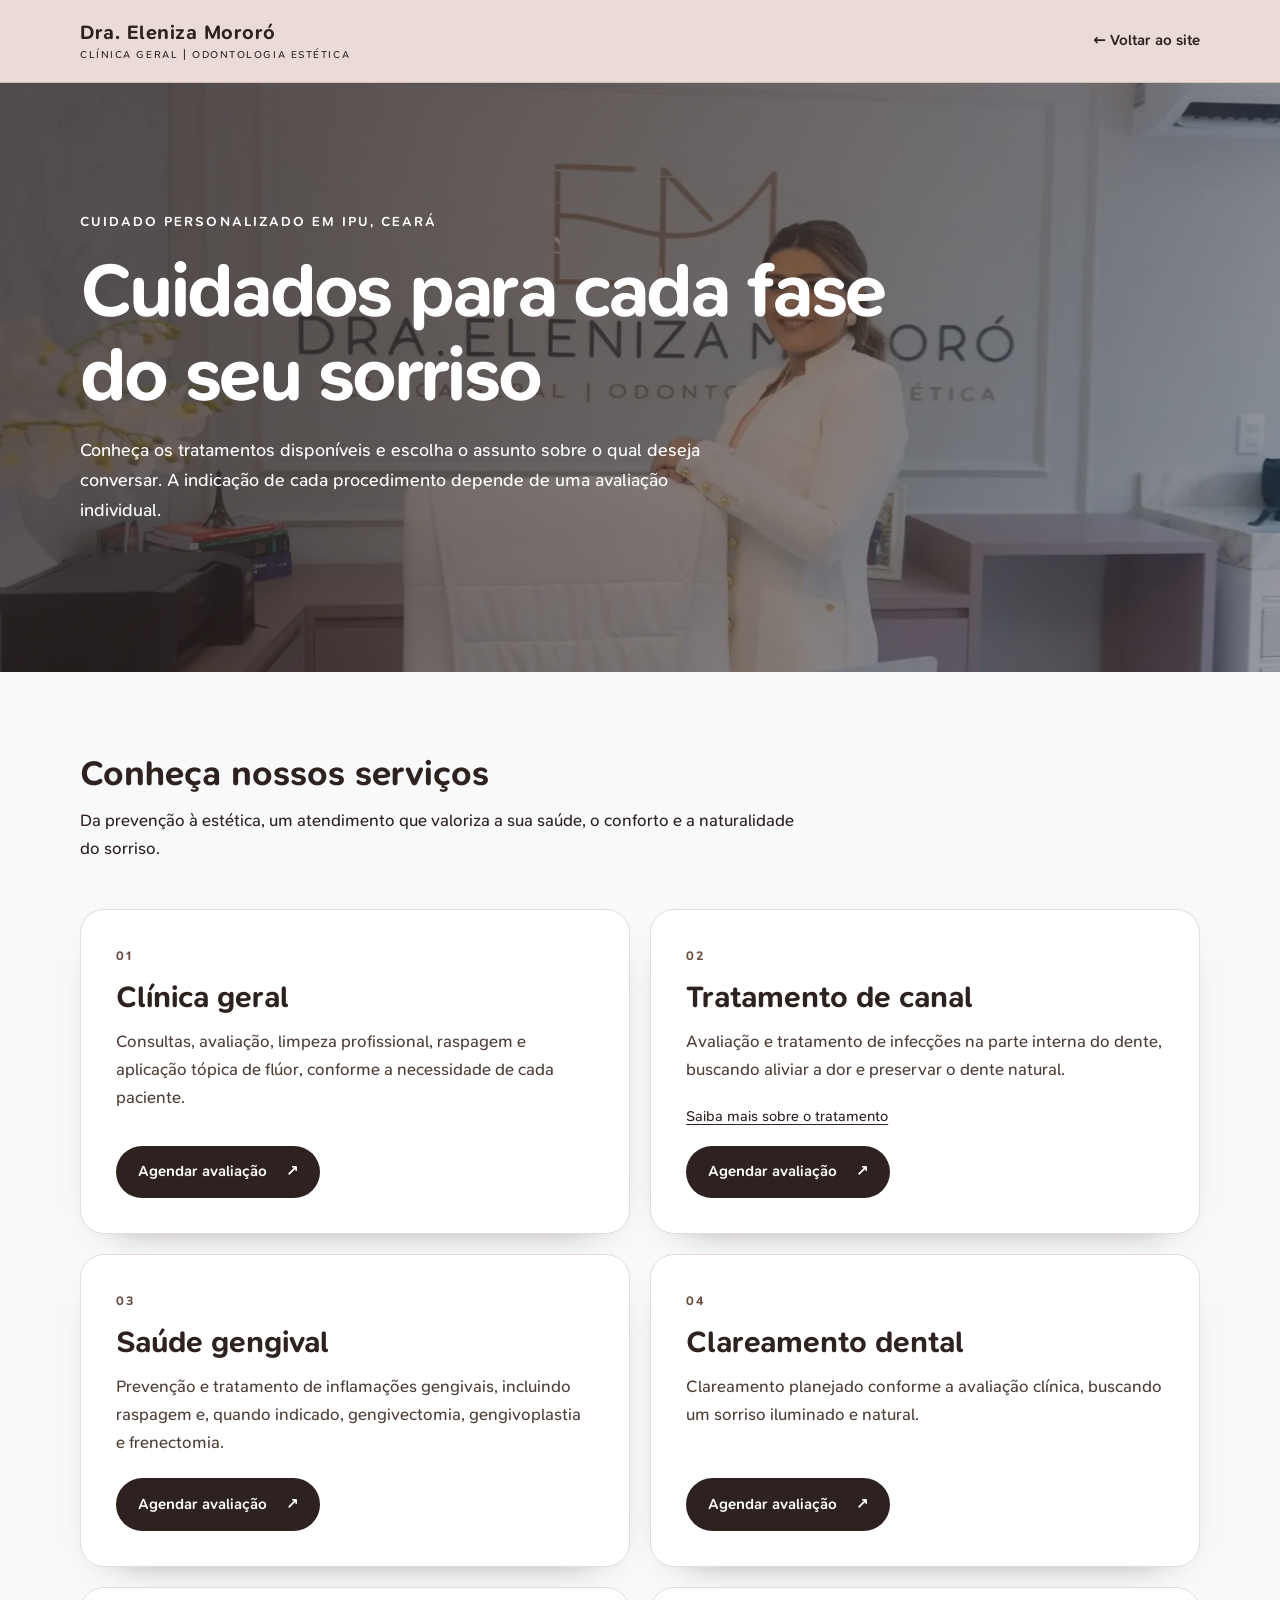
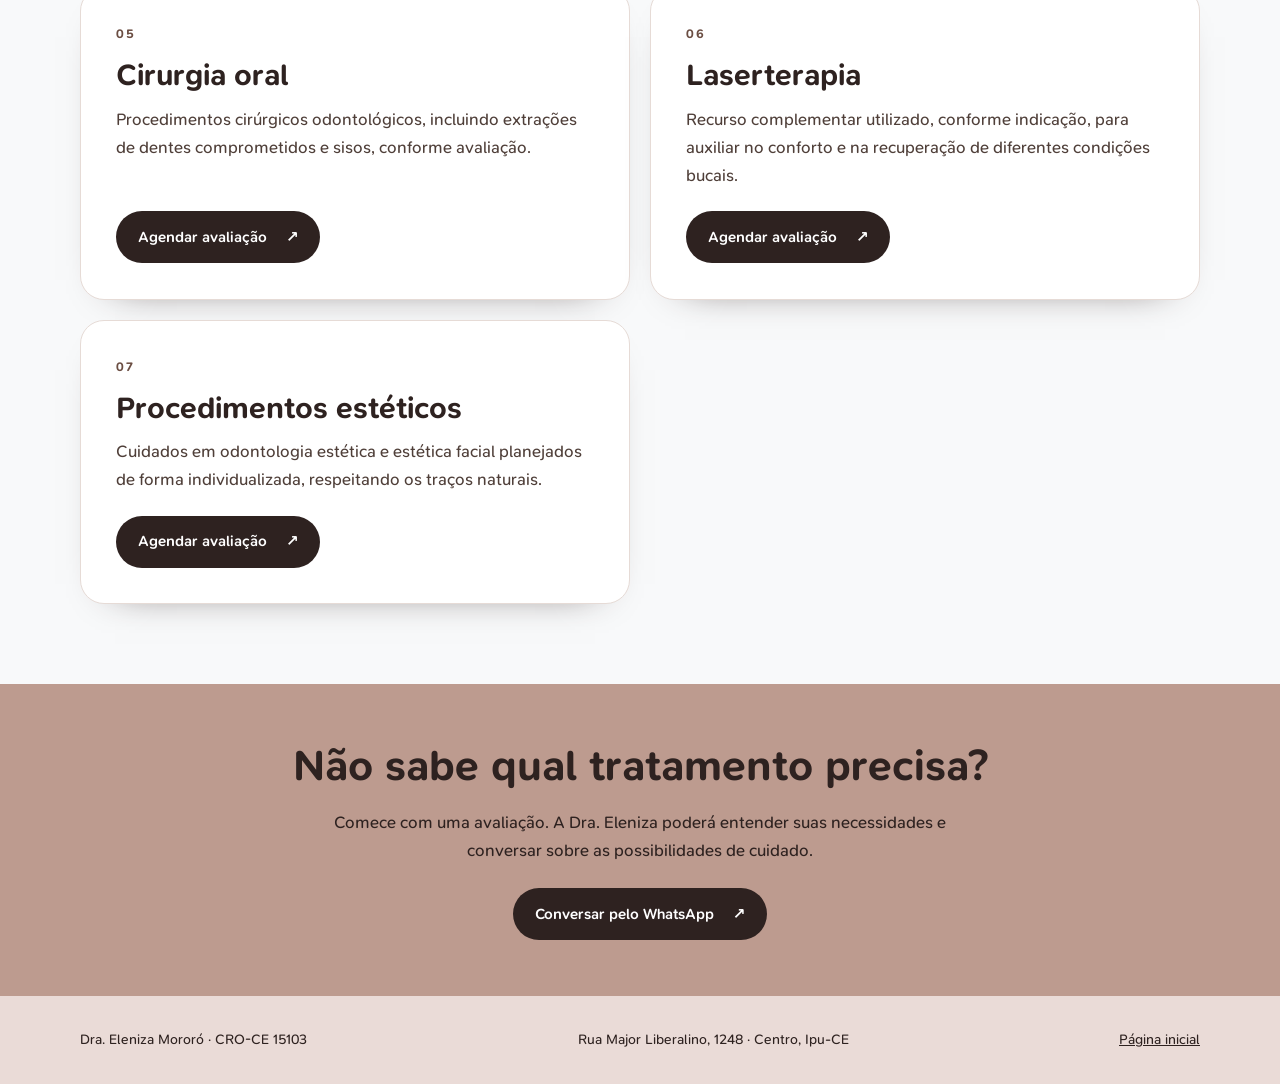
<file: servicos/index.html>
<!DOCTYPE html>
<html lang="pt-BR">
<head>
<meta charset="utf-8">
<meta name="viewport" content="width=device-width,initial-scale=1,viewport-fit=cover">
<meta name="robots" content="index,follow,max-image-preview:large">
<meta name="theme-color" content="#bd9b8f">
<title>Tratamentos odontológicos em Ipu | Dra. Eleniza Mororó</title>
<meta name="description" content="Conheça os serviços odontológicos da Dra. Eleniza Mororó em Ipu: clínica geral, canal, gengiva, clareamento, cirurgias, laserterapia e estética.">
<link rel="canonical" href="https://draelenizamororo.rlsn.com.br/servicos/">
<link rel="icon" href="../favicon.jpg" type="image/jpeg">
<meta property="og:type" content="website">
<meta property="og:locale" content="pt_BR">
<meta property="og:title" content="Nossos tratamentos | Dra. Eleniza Mororó">
<meta property="og:description" content="Conheça os cuidados disponíveis e agende sua avaliação em Ipu-CE.">
<meta property="og:url" content="https://draelenizamororo.rlsn.com.br/servicos/">
<meta property="og:image" content="https://draelenizamororo.rlsn.com.br/assets/images/hero-dra-eleniza.webp">
<style>
@font-face{font-family:'SN Pro';src:url('../assets/fonts/sn-pro-400.woff') format('woff');font-weight:400;font-display:swap}
@font-face{font-family:'SN Pro';src:url('../assets/fonts/sn-pro-600.woff') format('woff');font-weight:600;font-display:swap}
@font-face{font-family:'SN Pro';src:url('../assets/fonts/sn-pro-700.woff') format('woff');font-weight:700;font-display:swap}
:root{--rose:#bd9b8f;--light:#eadbd7;--soft:#f8f9fa;--grey:#999999;--ink:#2e2220;--muted:#4f3f39}
*{box-sizing:border-box}html{scroll-behavior:smooth}body{margin:0;color:var(--ink);background:var(--soft);font:400 1.0625rem/1.65 'SN Pro',system-ui,sans-serif}a{color:inherit}a:focus-visible{outline:3px solid var(--ink);outline-offset:4px;border-radius:5px}.wrap{width:min(1120px,calc(100% - 2.5rem));margin:auto}
header{background:var(--light);border-bottom:1px solid rgba(46,34,32,.15)}header .wrap{min-height:82px;display:flex;align-items:center;justify-content:space-between;gap:1rem;flex-wrap:wrap;padding-block:1rem}
.brand{font-size:1.25rem;text-decoration:none;font-weight:700;letter-spacing:.025em;line-height:1.2}.brand small{display:block;font-size:.65rem;font-weight:400;letter-spacing:.15em;text-transform:uppercase;margin-top:.3rem}.back{text-decoration:none;font-weight:600;font-size:.95rem}
.hero{background:linear-gradient(115deg,rgba(46,34,32,.78),rgba(46,34,32,.42)),url('../assets/images/hero-dra-eleniza.webp') center 34%/cover;color:white;padding:clamp(5rem,11vw,8rem) 0}
.eyebrow{font-size:.85rem;font-weight:600;text-transform:uppercase;letter-spacing:.15em;margin:0 0 1rem}.hero h1{font-size:clamp(2.6rem,6vw,5.1rem);line-height:1.09;letter-spacing:-.035em;max-width:850px;margin:0 0 1.2rem}.hero p:last-child{max-width:640px;font-size:1.13rem}
.intro{padding:clamp(3rem,7vw,5rem) 0 1.25rem}.intro h2{font-size:clamp(1.5rem,3vw,2.2rem);line-height:1.2;margin:0 0 .75rem}.intro p{max-width:730px;margin:0}
.grid{display:grid;grid-template-columns:repeat(2,minmax(0,1fr));gap:1.25rem;padding:1.7rem 0 5rem}
.service{display:flex;flex-direction:column;align-items:flex-start;background:#fff;border:1px solid #e6dbd6;border-radius:24px;padding:clamp(1.5rem,3vw,2.2rem);box-shadow:0 15px 40px -35px #2e2220}.number{font-size:.8rem;font-weight:700;color:#6b4e43;letter-spacing:.14em}.service h2{font-size:clamp(1.45rem,2.4vw,1.9rem);line-height:1.2;margin:.8rem 0 .7rem}.service p{margin:0 0 1.4rem;flex:1;color:var(--muted)}.more{font-size:.92rem;margin-bottom:1rem;text-underline-offset:.2rem}.action{display:inline-flex;align-items:center;gap:1.2rem;border-radius:999px;background:var(--ink);color:white;text-decoration:none;font-weight:600;font-size:.95rem;padding:.85rem 1.35rem;transition:transform .2s}.action:hover{transform:translateY(-2px)}
.bottom{background:var(--rose);padding:3.5rem 0;text-align:center}.bottom h2{font-size:clamp(1.8rem,4vw,2.7rem);line-height:1.2;margin:0 0 1rem}.bottom p{margin:0 auto 1.5rem;max-width:650px}.bottom .action{justify-content:center}footer{background:var(--light);padding:2rem 0;font-size:.88rem}footer .wrap{display:flex;justify-content:space-between;gap:1rem;flex-wrap:wrap}
@media(max-width:680px){.grid{grid-template-columns:1fr}.hero{padding:4.5rem 0}.brand{font-size:1.05rem}.service{padding:1.5rem}.back{font-size:.88rem}}
@media(prefers-reduced-motion:reduce){html{scroll-behavior:auto}.action{transition:none}}
</style>
<script type="application/ld+json">{"@context":"https://schema.org","@type":"CollectionPage","name":"Tratamentos odontológicos | Dra. Eleniza Mororó","url":"https://draelenizamororo.rlsn.com.br/servicos/","mainEntity":{"@type":"ItemList","itemListElement":[{"@type":"ListItem","position":1,"name":"Clínica geral"},{"@type":"ListItem","position":2,"name":"Tratamento de canal"},{"@type":"ListItem","position":3,"name":"Saúde gengival"},{"@type":"ListItem","position":4,"name":"Clareamento dental"},{"@type":"ListItem","position":5,"name":"Cirurgia oral"},{"@type":"ListItem","position":6,"name":"Laserterapia"},{"@type":"ListItem","position":7,"name":"Procedimentos estéticos"}]}}</script>
</head>
<body>
<a href="#conteudo" style="position:absolute;left:-9999px" onfocus="this.style.left='1rem'" onblur="this.style.left='-9999px'">Pular para os tratamentos</a>
<header><div class="wrap"><a class="brand" href="/">Dra. Eleniza Mororó<small>Clínica Geral | Odontologia Estética</small></a><a class="back" href="/">← Voltar ao site</a></div></header>
<main id="conteudo"><section class="hero"><div class="wrap"><p class="eyebrow">Cuidado personalizado em Ipu, Ceará</p><h1>Cuidados para cada fase do seu sorriso</h1><p>Conheça os tratamentos disponíveis e escolha o assunto sobre o qual deseja conversar. A indicação de cada procedimento depende de uma avaliação individual.</p></div></section>
<section class="wrap intro"><h2>Conheça nossos serviços</h2><p>Da prevenção à estética, um atendimento que valoriza a sua saúde, o conforto e a naturalidade do sorriso.</p></section>
<section class="wrap grid" aria-label="Lista de serviços"><article class="service" id="servico-1"><span class="number">01</span><h2>Clínica geral</h2><p>Consultas, avaliação, limpeza profissional, raspagem e aplicação tópica de flúor, conforme a necessidade de cada paciente.</p><a class="action" href="https://wa.me/5588981347708?text=Ol%C3%A1!%20Gostaria%20de%20saber%20mais%20sobre%20Cl%C3%ADnica%20geral%20e%20agendar%20uma%20avalia%C3%A7%C3%A3o%20com%20a%20Dra.%20Eleniza." target="_blank" rel="noopener noreferrer" aria-label="Conversar no WhatsApp sobre Clínica geral">Agendar avaliação <span aria-hidden="true">↗</span></a></article>
<article class="service" id="servico-2"><span class="number">02</span><h2>Tratamento de canal</h2><p>Avaliação e tratamento de infecções na parte interna do dente, buscando aliviar a dor e preservar o dente natural.</p><a class="more" href="/tratamento-de-canal/">Saiba mais sobre o tratamento</a><a class="action" href="https://wa.me/5588981347708?text=Ol%C3%A1!%20Gostaria%20de%20saber%20mais%20sobre%20Tratamento%20de%20canal%20e%20agendar%20uma%20avalia%C3%A7%C3%A3o%20com%20a%20Dra.%20Eleniza." target="_blank" rel="noopener noreferrer" aria-label="Conversar no WhatsApp sobre Tratamento de canal">Agendar avaliação <span aria-hidden="true">↗</span></a></article>
<article class="service" id="servico-3"><span class="number">03</span><h2>Saúde gengival</h2><p>Prevenção e tratamento de inflamações gengivais, incluindo raspagem e, quando indicado, gengivectomia, gengivoplastia e frenectomia.</p><a class="action" href="https://wa.me/5588981347708?text=Ol%C3%A1!%20Gostaria%20de%20saber%20mais%20sobre%20Sa%C3%BAde%20gengival%20e%20agendar%20uma%20avalia%C3%A7%C3%A3o%20com%20a%20Dra.%20Eleniza." target="_blank" rel="noopener noreferrer" aria-label="Conversar no WhatsApp sobre Saúde gengival">Agendar avaliação <span aria-hidden="true">↗</span></a></article>
<article class="service" id="servico-4"><span class="number">04</span><h2>Clareamento dental</h2><p>Clareamento planejado conforme a avaliação clínica, buscando um sorriso iluminado e natural.</p><a class="action" href="https://wa.me/5588981347708?text=Ol%C3%A1!%20Gostaria%20de%20saber%20mais%20sobre%20Clareamento%20dental%20e%20agendar%20uma%20avalia%C3%A7%C3%A3o%20com%20a%20Dra.%20Eleniza." target="_blank" rel="noopener noreferrer" aria-label="Conversar no WhatsApp sobre Clareamento dental">Agendar avaliação <span aria-hidden="true">↗</span></a></article>
<article class="service" id="servico-5"><span class="number">05</span><h2>Cirurgia oral</h2><p>Procedimentos cirúrgicos odontológicos, incluindo extrações de dentes comprometidos e sisos, conforme avaliação.</p><a class="action" href="https://wa.me/5588981347708?text=Ol%C3%A1!%20Gostaria%20de%20saber%20mais%20sobre%20Cirurgia%20oral%20e%20agendar%20uma%20avalia%C3%A7%C3%A3o%20com%20a%20Dra.%20Eleniza." target="_blank" rel="noopener noreferrer" aria-label="Conversar no WhatsApp sobre Cirurgia oral">Agendar avaliação <span aria-hidden="true">↗</span></a></article>
<article class="service" id="servico-6"><span class="number">06</span><h2>Laserterapia</h2><p>Recurso complementar utilizado, conforme indicação, para auxiliar no conforto e na recuperação de diferentes condições bucais.</p><a class="action" href="https://wa.me/5588981347708?text=Ol%C3%A1!%20Gostaria%20de%20saber%20mais%20sobre%20Laserterapia%20e%20agendar%20uma%20avalia%C3%A7%C3%A3o%20com%20a%20Dra.%20Eleniza." target="_blank" rel="noopener noreferrer" aria-label="Conversar no WhatsApp sobre Laserterapia">Agendar avaliação <span aria-hidden="true">↗</span></a></article>
<article class="service" id="servico-7"><span class="number">07</span><h2>Procedimentos estéticos</h2><p>Cuidados em odontologia estética e estética facial planejados de forma individualizada, respeitando os traços naturais.</p><a class="action" href="https://wa.me/5588981347708?text=Ol%C3%A1!%20Gostaria%20de%20saber%20mais%20sobre%20Procedimentos%20est%C3%A9ticos%20e%20agendar%20uma%20avalia%C3%A7%C3%A3o%20com%20a%20Dra.%20Eleniza." target="_blank" rel="noopener noreferrer" aria-label="Conversar no WhatsApp sobre Procedimentos estéticos">Agendar avaliação <span aria-hidden="true">↗</span></a></article></section>
<section class="bottom"><div class="wrap"><h2>Não sabe qual tratamento precisa?</h2><p>Comece com uma avaliação. A Dra. Eleniza poderá entender suas necessidades e conversar sobre as possibilidades de cuidado.</p><a class="action" href="https://wa.me/5588981347708?text=Ol%C3%A1!%20Gostaria%20de%20agendar%20uma%20avalia%C3%A7%C3%A3o%20com%20a%20Dra.%20Eleniza." target="_blank" rel="noopener noreferrer">Conversar pelo WhatsApp <span aria-hidden="true">↗</span></a></div></section></main>
<footer><div class="wrap"><span>Dra. Eleniza Mororó · CRO-CE 15103</span><span>Rua Major Liberalino, 1248 · Centro, Ipu-CE</span><a href="/">Página inicial</a></div></footer>
</body></html>
</file>
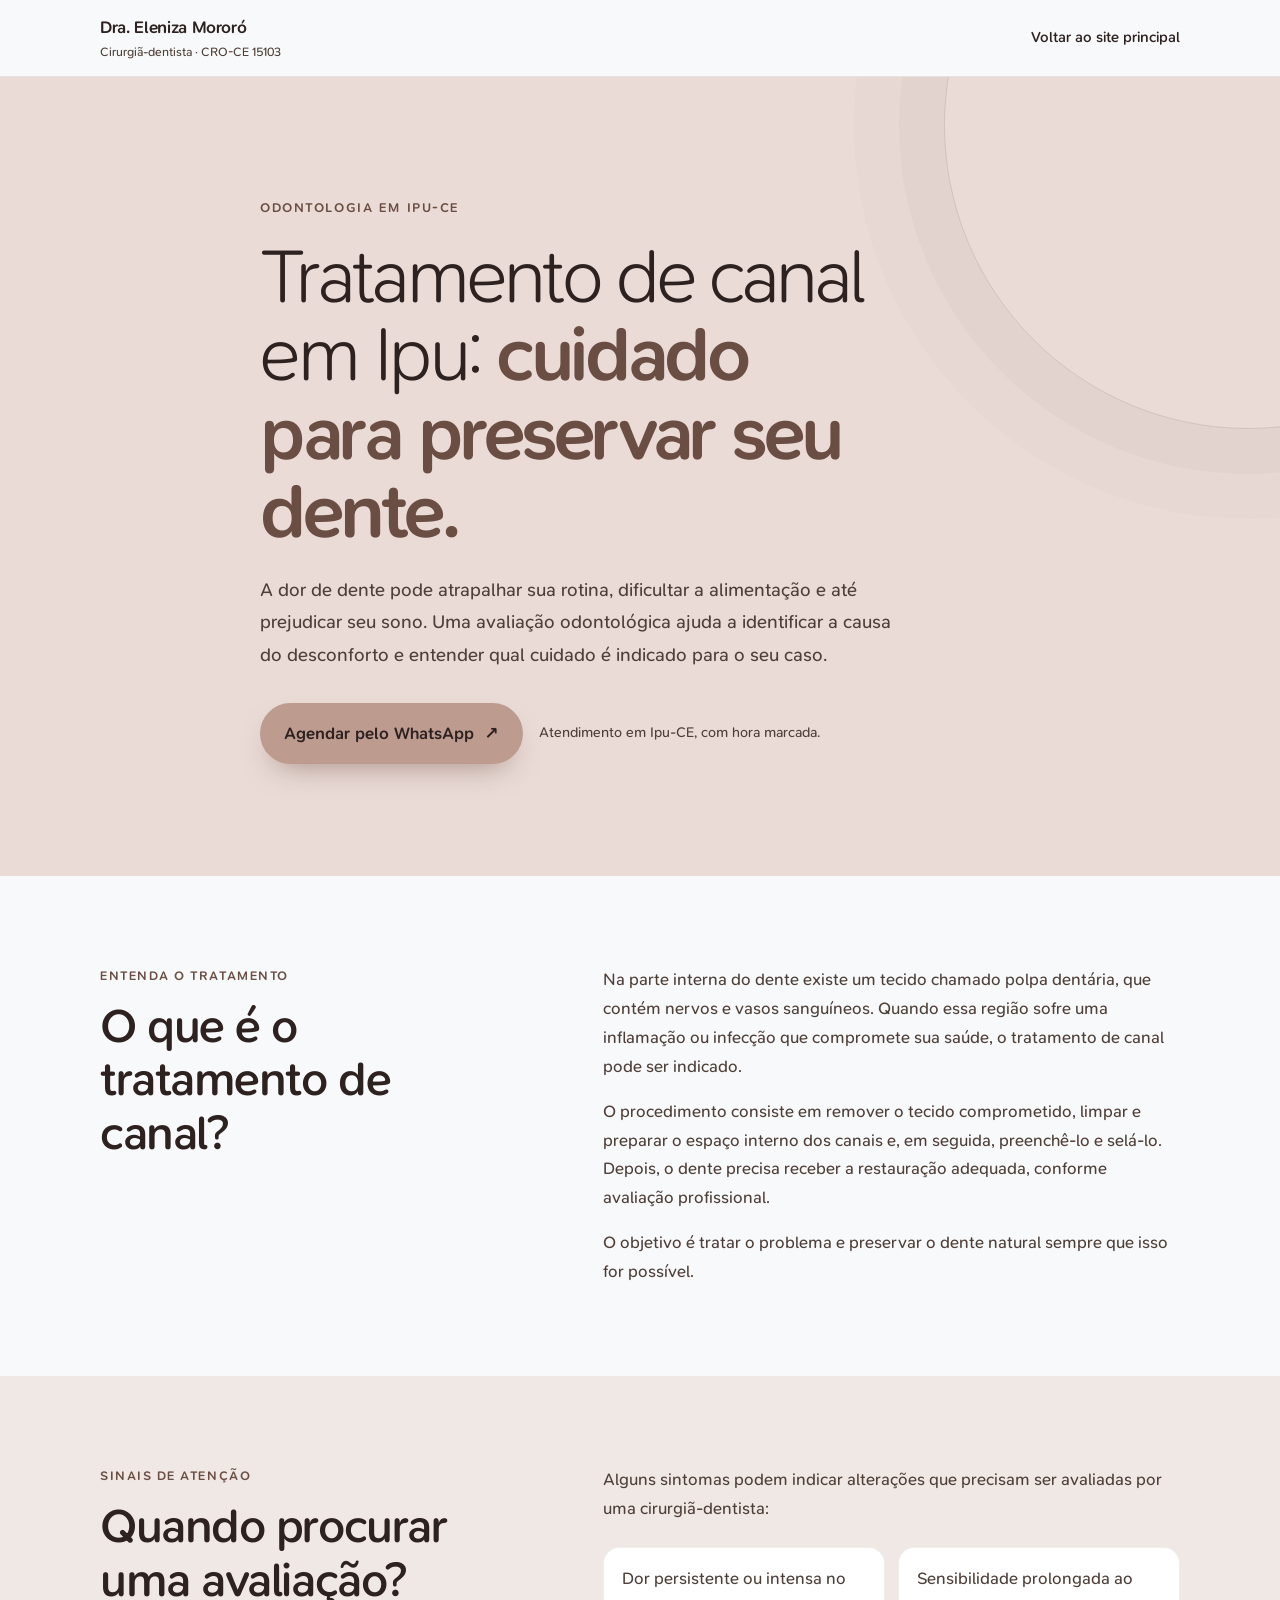
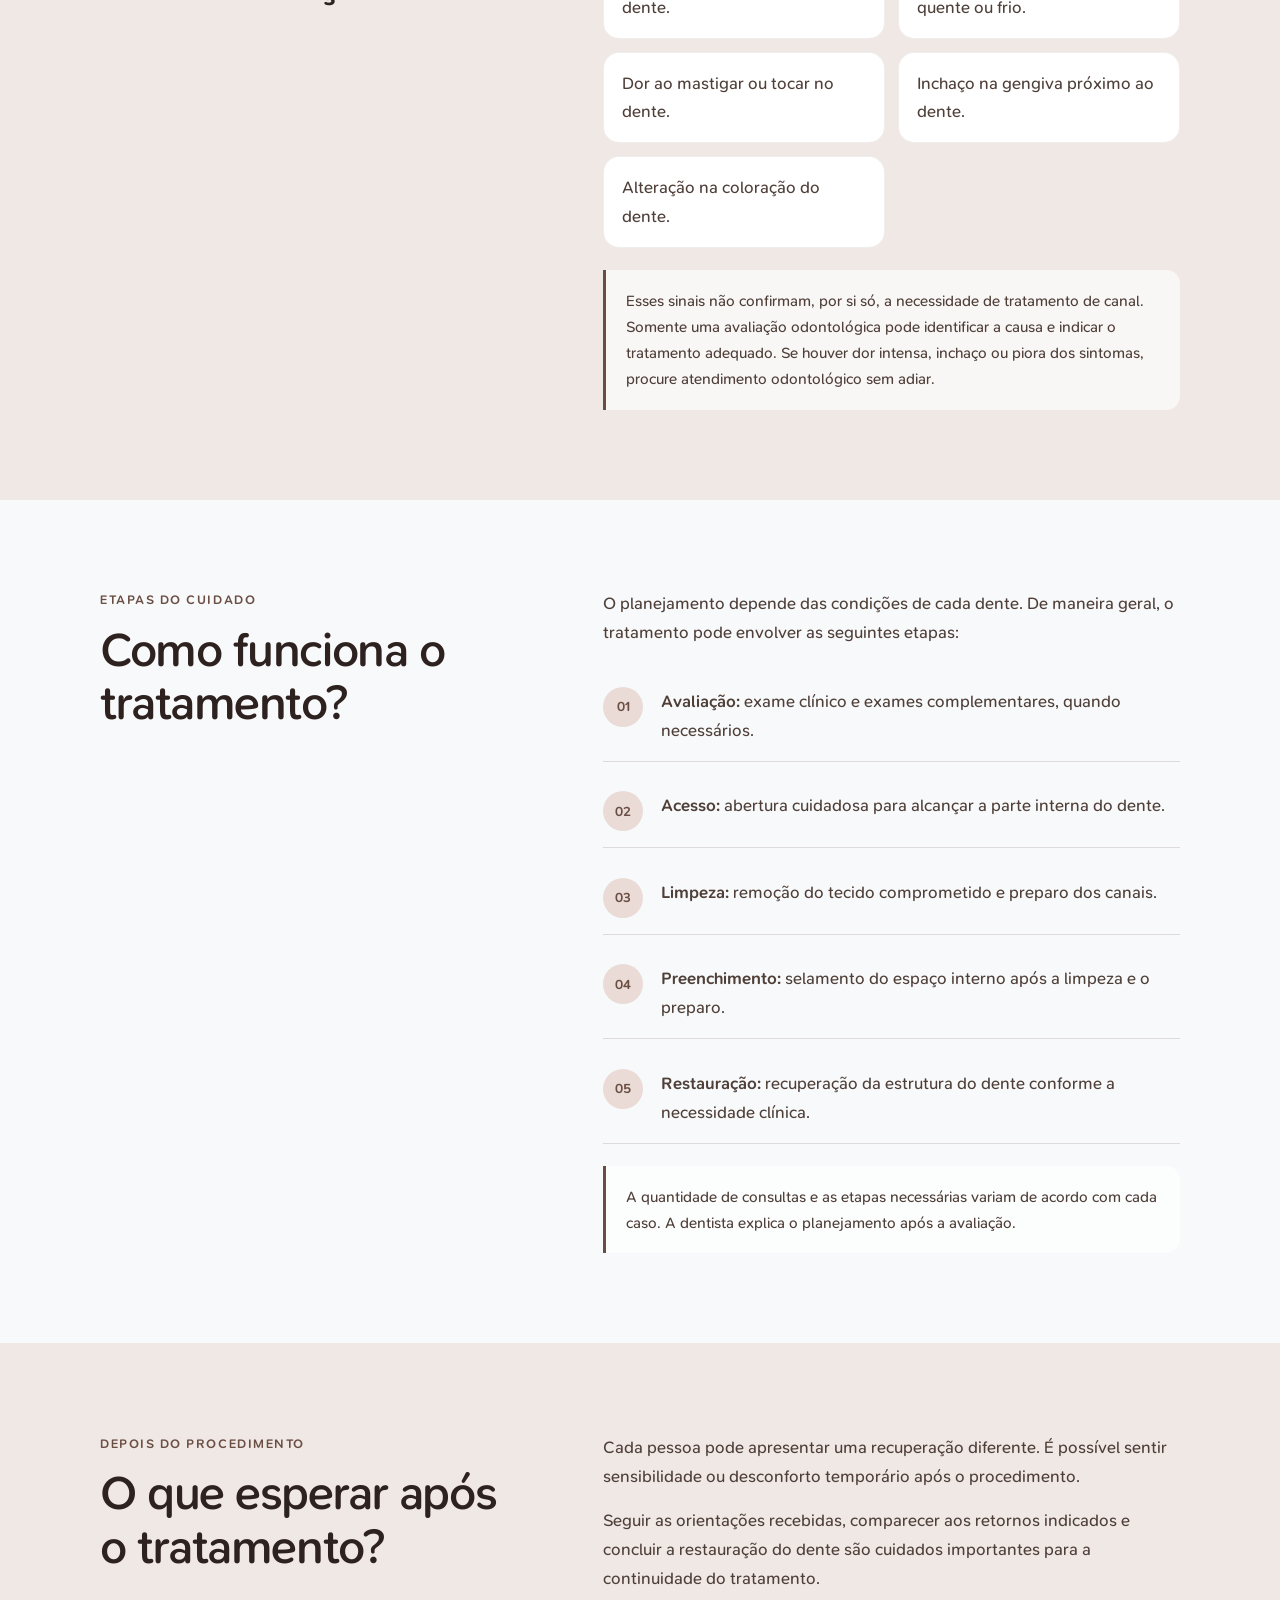
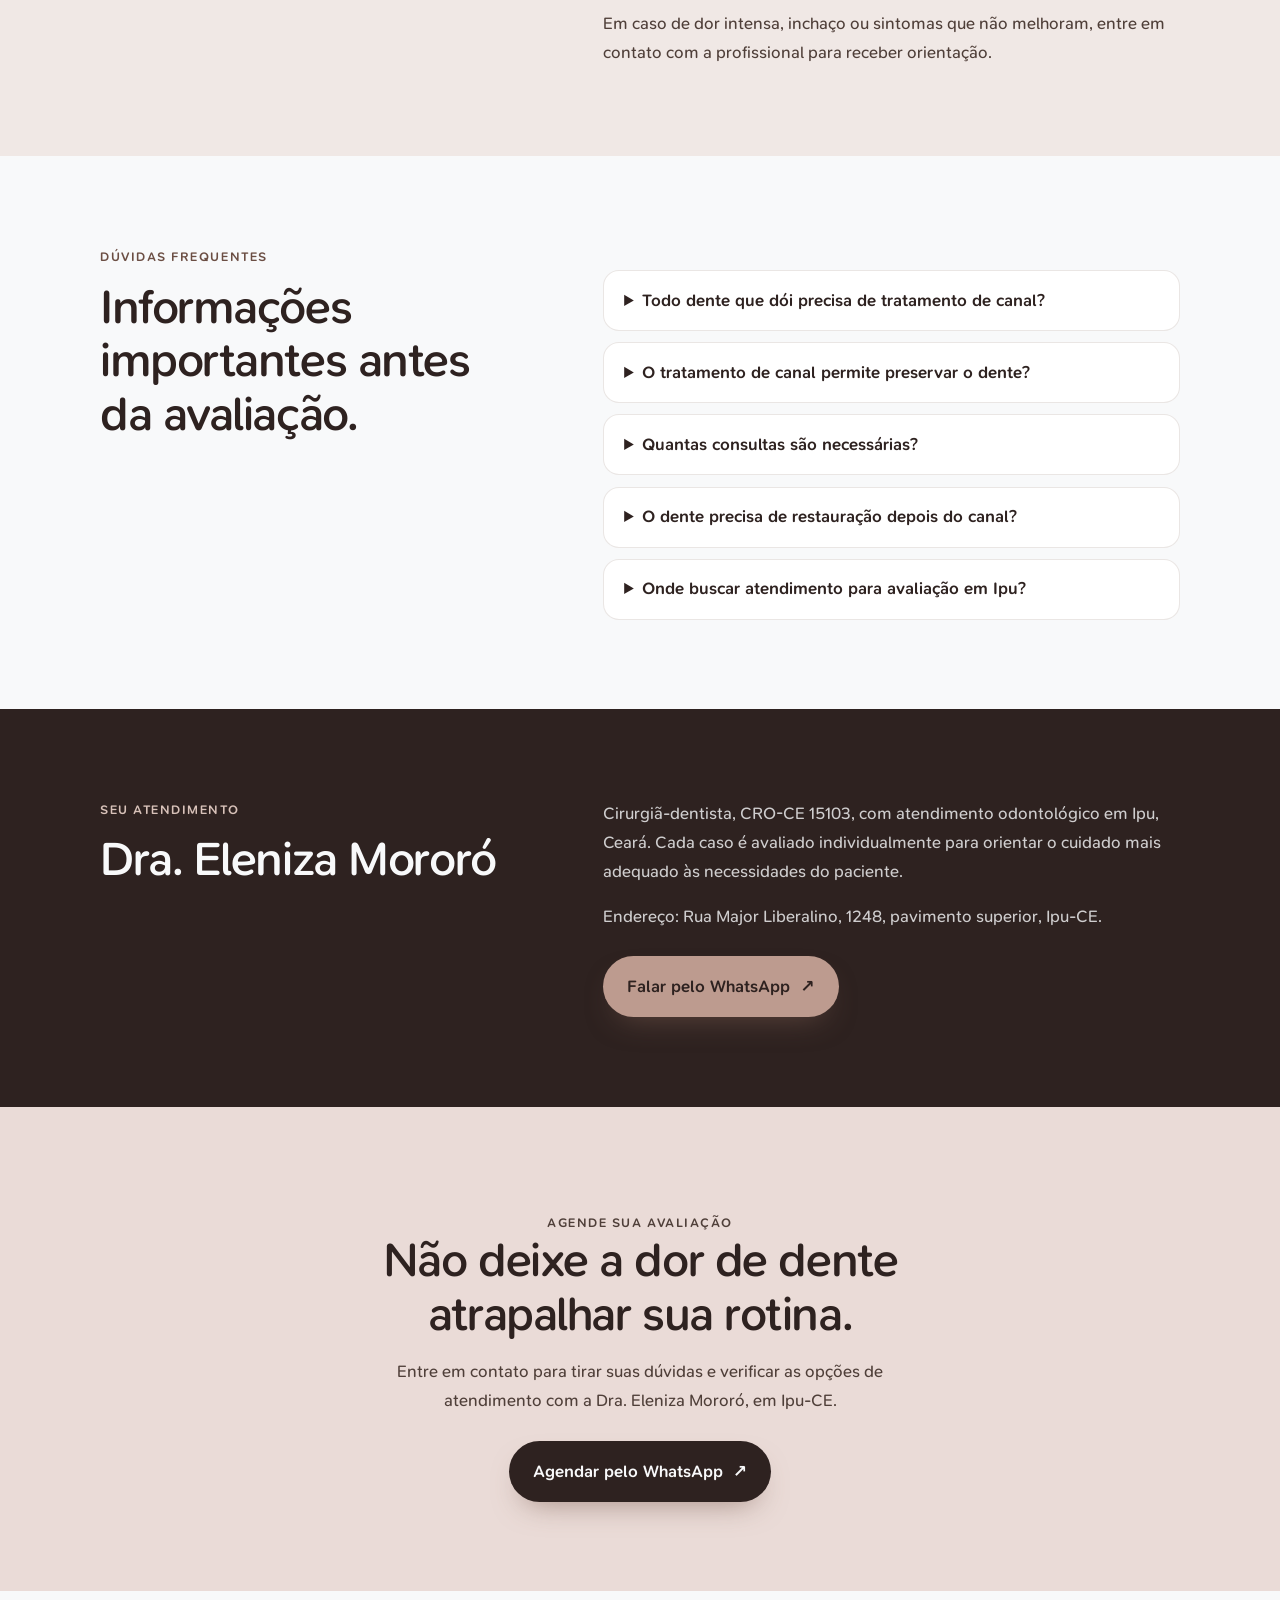
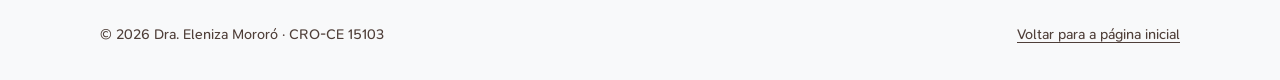
<file: tratamento-de-canal/index.html>
<!DOCTYPE html>
<html lang="pt-BR">
<head>
  <meta charset="utf-8">
  <meta name="viewport" content="width=device-width, initial-scale=1, viewport-fit=cover">
  <meta name="robots" content="index,follow,max-image-preview:large">
  <meta name="theme-color" content="#0f2a2a">
  <title>Tratamento de Canal em Ipu-CE | Dra. Eleniza Mororó</title>
  <meta name="description" content="Precisa de tratamento de canal em Ipu-CE? Conheça o atendimento da Dra. Eleniza Mororó, cirurgiã-dentista. Tire suas dúvidas e agende uma avaliação.">
  <link rel="canonical" href="https://draelenizamororo.rlsn.com.br/tratamento-de-canal/">
  <link rel="icon" type="image/jpeg" href="../favicon.jpg">
  <meta property="og:type" content="website">
  <meta property="og:locale" content="pt_BR">
  <meta property="og:site_name" content="Dra. Eleniza Mororó">
  <meta property="og:title" content="Tratamento de Canal em Ipu-CE | Dra. Eleniza Mororó">
  <meta property="og:description" content="Entenda quando o tratamento de canal pode ser indicado e agende uma avaliação odontológica em Ipu-CE.">
  <meta property="og:url" content="https://draelenizamororo.rlsn.com.br/tratamento-de-canal/">
  <meta property="og:image" content="https://draelenizamororo.rlsn.com.br/assets/images/hero-dra-eleniza.webp">
  <meta name="twitter:card" content="summary_large_image">
  <meta name="twitter:title" content="Tratamento de Canal em Ipu-CE | Dra. Eleniza Mororó">
  <meta name="twitter:description" content="Entenda quando o tratamento de canal pode ser indicado e agende uma avaliação odontológica em Ipu-CE.">
  <meta name="twitter:image" content="https://draelenizamororo.rlsn.com.br/assets/images/hero-dra-eleniza.webp">
  <link rel="preload" href="../assets/fonts/sn-pro-400.woff" as="font" type="font/woff" crossorigin>
  <style>
    @font-face{font-family:'SN Pro';font-weight:300;font-display:swap;src:url('../assets/fonts/sn-pro-300.woff') format('woff')}
    @font-face{font-family:'SN Pro';font-weight:400;font-display:swap;src:url('../assets/fonts/sn-pro-400.woff') format('woff')}
    @font-face{font-family:'SN Pro';font-weight:500;font-display:swap;src:url('../assets/fonts/sn-pro-500.woff') format('woff')}
    @font-face{font-family:'SN Pro';font-weight:600;font-display:swap;src:url('../assets/fonts/sn-pro-600.woff') format('woff')}
    :root{--taupe:#bd9b8f;--taupe-deep:#6b4e43;--taupe-soft:#d8c2b9;--blush:#eadbd7;--mist:#f8f9fa;--ink:#2e2220;--ink-2:#4f3f39;--ease:cubic-bezier(.2,.7,.2,1);--r:28px}
    *,*::before,*::after{box-sizing:border-box}
    html{scroll-behavior:smooth;scroll-padding-top:6rem;-webkit-text-size-adjust:100%}
    body{margin:0;background:var(--mist);color:var(--ink);font-family:'SN Pro',system-ui,sans-serif;font-size:1.0625rem;line-height:1.7;-webkit-font-smoothing:antialiased}
    a{color:inherit}img,svg{max-width:100%;display:block}h1,h2,h3,p,ul,ol{margin:0}ul,ol{padding-left:1.25rem}
    .wrap{width:min(1080px,100% - 2.5rem);margin-inline:auto}
    .skip{position:absolute;left:1rem;top:-4rem;background:var(--ink);color:white;padding:.7rem 1rem;border-radius:999px;z-index:20}.skip:focus{top:1rem}
    header{position:sticky;top:0;z-index:10;background:rgba(248,249,250,.92);backdrop-filter:blur(14px);border-bottom:1px solid rgba(107,78,67,.12)}
    .head{min-height:76px;display:flex;align-items:center;justify-content:space-between;gap:1rem}
    .brand{text-decoration:none;font-weight:600;letter-spacing:-.02em;font-size:1.08rem}.brand span{display:block;font-size:.78rem;font-weight:400;color:var(--ink-2);letter-spacing:0}
    .back{font-size:.94rem;text-decoration:none;font-weight:500}.back:hover{text-decoration:underline;text-underline-offset:4px}
    .hero{position:relative;overflow:hidden;background:var(--blush);padding:clamp(4.5rem,9vw,7.5rem) 0 clamp(5rem,9vw,7rem)}
    .hero:after{content:"";position:absolute;width:38rem;height:38rem;border:1px solid rgba(107,78,67,.18);border-radius:50%;right:-17rem;top:-16rem;box-shadow:0 0 0 45px rgba(107,78,67,.035),0 0 0 90px rgba(107,78,67,.025)}
    .hero-inner{position:relative;z-index:1;max-width:760px}
    .eyebrow{display:inline-block;margin-bottom:1.1rem;color:var(--taupe-deep);font-size:.82rem;font-weight:600;letter-spacing:.12em;text-transform:uppercase}
    h1{max-width:14ch;font-size:clamp(2.6rem,6vw,5rem);line-height:1.02;letter-spacing:-.045em;font-weight:300}
    h1 strong{font-weight:650;color:var(--taupe-deep)}
    .intro{max-width:58ch;margin-top:1.5rem;font-size:1.18rem;color:var(--ink-2)}
    .actions{display:flex;flex-wrap:wrap;align-items:center;gap:1rem;margin-top:2rem}
    .btn{display:inline-flex;align-items:center;justify-content:center;gap:.65rem;padding:1rem 1.5rem;border-radius:999px;background:var(--taupe);color:var(--ink);text-decoration:none;font-weight:600;box-shadow:0 14px 30px -14px rgba(122,90,79,.65);transition:transform .25s,background .25s}
    .btn:hover{transform:translateY(-2px);background:var(--taupe-soft)}.btn.dark{background:var(--ink);color:var(--mist)}.btn.dark:hover{background:var(--ink-2)}
    .small-note{font-size:.9rem;color:var(--ink-2)}
    main section{padding:clamp(3.8rem,7vw,6rem) 0}
    .content-grid{display:grid;grid-template-columns:minmax(0, .85fr) minmax(0,1.15fr);gap:clamp(2rem,6vw,6rem);align-items:start}
    .section-label{color:var(--taupe-deep);font-size:.8rem;font-weight:600;letter-spacing:.12em;text-transform:uppercase;margin-bottom:.8rem}
    h2{font-size:clamp(1.9rem,4vw,3rem);line-height:1.12;letter-spacing:-.03em;font-weight:500;max-width:19ch}
    h3{font-size:1.2rem;line-height:1.3;font-weight:600}
    .copy p{color:var(--ink-2)}.copy p+p{margin-top:1rem}
    .soft{background:#f0e8e5}
    .symptoms{display:grid;grid-template-columns:repeat(2,minmax(0,1fr));gap:.8rem;margin-top:1.5rem;padding:0;list-style:none}
    .symptoms li{padding:1rem 1.1rem;border-radius:16px;background:white;color:var(--ink-2);border:1px solid rgba(107,78,67,.1)}
    .notice{margin-top:1.4rem;padding:1.1rem 1.25rem;border-left:3px solid var(--taupe-deep);background:rgba(255,255,255,.65);color:var(--ink-2);border-radius:0 14px 14px 0;font-size:.96rem}
    .steps{counter-reset:step;display:grid;gap:.85rem;margin-top:1.5rem;padding:0;list-style:none}
    .steps li{counter-increment:step;display:grid;grid-template-columns:2.6rem 1fr;gap:1rem;align-items:start;padding:1rem 0;border-bottom:1px solid rgba(107,78,67,.18);color:var(--ink-2)}
    .steps li:before{content:counter(step,decimal-leading-zero);display:grid;place-items:center;width:2.5rem;height:2.5rem;border-radius:50%;background:var(--blush);color:var(--taupe-deep);font-weight:600;font-size:.85rem}
    .faq{display:grid;gap:.7rem;margin-top:1.5rem}
    details{background:white;border:1px solid rgba(107,78,67,.14);border-radius:16px;padding:1.1rem 1.25rem}
    summary{cursor:pointer;font-weight:600;line-height:1.4}details p{padding-top:.8rem;color:var(--ink-2)}
    .profile{background:var(--ink);color:var(--mist)}.profile .section-label{color:var(--taupe-soft)}.profile p{color:rgba(248,249,250,.8);max-width:62ch}.profile h2{margin-bottom:1rem}.profile .btn{margin-top:1.6rem}
    .final-cta{background:var(--blush);text-align:center}.final-cta h2{margin-inline:auto;max-width:18ch}.final-cta p{max-width:55ch;margin:1rem auto 0;color:var(--ink-2)}.final-cta .btn{margin-top:1.6rem}
    footer{padding:2rem 0;color:var(--ink-2);font-size:.9rem}.foot{display:flex;justify-content:space-between;gap:1rem;flex-wrap:wrap}.foot a{text-underline-offset:3px}
    @media(max-width:760px){.content-grid{grid-template-columns:1fr;gap:1.5rem}.hero{padding-top:4rem}.symptoms{grid-template-columns:1fr}.head{min-height:68px}.back{font-size:.86rem}}
    @media(prefers-reduced-motion:reduce){html{scroll-behavior:auto}*,*::before,*::after{transition:none!important}}
  </style>
  <script type="application/ld+json">
  {
    "@context":"https://schema.org",
    "@graph":[
      {
        "@type":"WebPage",
        "@id":"https://draelenizamororo.rlsn.com.br/tratamento-de-canal/#webpage",
        "url":"https://draelenizamororo.rlsn.com.br/tratamento-de-canal/",
        "name":"Tratamento de Canal em Ipu-CE | Dra. Eleniza Mororó",
        "description":"Informações sobre tratamento de canal e avaliação odontológica com a Dra. Eleniza Mororó em Ipu-CE.",
        "inLanguage":"pt-BR",
        "about":{"@id":"https://draelenizamororo.rlsn.com.br/#dentist"},
        "mainEntity":{"@id":"https://draelenizamororo.rlsn.com.br/tratamento-de-canal/#service"}
      },
      {
        "@type":"Service",
        "@id":"https://draelenizamororo.rlsn.com.br/tratamento-de-canal/#service",
        "name":"Tratamento de canal",
        "serviceType":"Tratamento endodôntico",
        "description":"Avaliação e tratamento odontológico da parte interna do dente, conforme indicação clínica individual.",
        "provider":{"@id":"https://draelenizamororo.rlsn.com.br/#dentist"},
        "areaServed":{"@type":"City","name":"Ipu","containedInPlace":{"@type":"State","name":"Ceará"}}
      },
      {
        "@type":"BreadcrumbList",
        "itemListElement":[
          {"@type":"ListItem","position":1,"name":"Início","item":"https://draelenizamororo.rlsn.com.br/"},
          {"@type":"ListItem","position":2,"name":"Tratamento de canal","item":"https://draelenizamororo.rlsn.com.br/tratamento-de-canal/"}
        ]
      }
    ]
  }
  </script>
</head>
<body>
  <a class="skip" href="#conteudo">Pular para o conteúdo</a>
  <header>
    <div class="wrap head">
      <a class="brand" href="/">Dra. Eleniza Mororó<span>Cirurgiã-dentista · CRO-CE 15103</span></a>
      <a class="back" href="/">Voltar ao site principal</a>
    </div>
  </header>
  <main id="conteudo">
    <section class="hero">
      <div class="wrap hero-inner">
        <span class="eyebrow">Odontologia em Ipu-CE</span>
        <h1>Tratamento de canal em Ipu: <strong>cuidado para preservar seu dente.</strong></h1>
        <p class="intro">A dor de dente pode atrapalhar sua rotina, dificultar a alimentação e até prejudicar seu sono. Uma avaliação odontológica ajuda a identificar a causa do desconforto e entender qual cuidado é indicado para o seu caso.</p>
        <div class="actions">
          <a class="btn" href="https://wa.me/5588981347708?text=Ol%C3%A1%2C%20gostaria%20de%20informa%C3%A7%C3%B5es%20sobre%20avalia%C3%A7%C3%A3o%20para%20tratamento%20de%20canal." target="_blank" rel="noopener noreferrer">Agendar pelo WhatsApp <span aria-hidden="true">↗</span></a>
          <span class="small-note">Atendimento em Ipu-CE, com hora marcada.</span>
        </div>
      </div>
    </section>

    <section>
      <div class="wrap content-grid">
        <div>
          <p class="section-label">Entenda o tratamento</p>
          <h2>O que é o tratamento de canal?</h2>
        </div>
        <div class="copy">
          <p>Na parte interna do dente existe um tecido chamado polpa dentária, que contém nervos e vasos sanguíneos. Quando essa região sofre uma inflamação ou infecção que compromete sua saúde, o tratamento de canal pode ser indicado.</p>
          <p>O procedimento consiste em remover o tecido comprometido, limpar e preparar o espaço interno dos canais e, em seguida, preenchê-lo e selá-lo. Depois, o dente precisa receber a restauração adequada, conforme avaliação profissional.</p>
          <p>O objetivo é tratar o problema e preservar o dente natural sempre que isso for possível.</p>
        </div>
      </div>
    </section>

    <section class="soft">
      <div class="wrap content-grid">
        <div>
          <p class="section-label">Sinais de atenção</p>
          <h2>Quando procurar uma avaliação?</h2>
        </div>
        <div class="copy">
          <p>Alguns sintomas podem indicar alterações que precisam ser avaliadas por uma cirurgiã-dentista:</p>
          <ul class="symptoms">
            <li>Dor persistente ou intensa no dente.</li>
            <li>Sensibilidade prolongada ao quente ou frio.</li>
            <li>Dor ao mastigar ou tocar no dente.</li>
            <li>Inchaço na gengiva próximo ao dente.</li>
            <li>Alteração na coloração do dente.</li>
          </ul>
          <p class="notice">Esses sinais não confirmam, por si só, a necessidade de tratamento de canal. Somente uma avaliação odontológica pode identificar a causa e indicar o tratamento adequado. Se houver dor intensa, inchaço ou piora dos sintomas, procure atendimento odontológico sem adiar.</p>
        </div>
      </div>
    </section>

    <section>
      <div class="wrap content-grid">
        <div>
          <p class="section-label">Etapas do cuidado</p>
          <h2>Como funciona o tratamento?</h2>
        </div>
        <div class="copy">
          <p>O planejamento depende das condições de cada dente. De maneira geral, o tratamento pode envolver as seguintes etapas:</p>
          <ol class="steps">
            <li><span><strong>Avaliação:</strong> exame clínico e exames complementares, quando necessários.</span></li>
            <li><span><strong>Acesso:</strong> abertura cuidadosa para alcançar a parte interna do dente.</span></li>
            <li><span><strong>Limpeza:</strong> remoção do tecido comprometido e preparo dos canais.</span></li>
            <li><span><strong>Preenchimento:</strong> selamento do espaço interno após a limpeza e o preparo.</span></li>
            <li><span><strong>Restauração:</strong> recuperação da estrutura do dente conforme a necessidade clínica.</span></li>
          </ol>
          <p class="notice">A quantidade de consultas e as etapas necessárias variam de acordo com cada caso. A dentista explica o planejamento após a avaliação.</p>
        </div>
      </div>
    </section>

    <section class="soft">
      <div class="wrap content-grid">
        <div>
          <p class="section-label">Depois do procedimento</p>
          <h2>O que esperar após o tratamento?</h2>
        </div>
        <div class="copy">
          <p>Cada pessoa pode apresentar uma recuperação diferente. É possível sentir sensibilidade ou desconforto temporário após o procedimento.</p>
          <p>Seguir as orientações recebidas, comparecer aos retornos indicados e concluir a restauração do dente são cuidados importantes para a continuidade do tratamento.</p>
          <p>Em caso de dor intensa, inchaço ou sintomas que não melhoram, entre em contato com a profissional para receber orientação.</p>
        </div>
      </div>
    </section>

    <section>
      <div class="wrap content-grid">
        <div>
          <p class="section-label">Dúvidas frequentes</p>
          <h2>Informações importantes antes da avaliação.</h2>
        </div>
        <div class="faq">
          <details>
            <summary>Todo dente que dói precisa de tratamento de canal?</summary>
            <p>Não. A dor pode ter diferentes causas. O diagnóstico depende de avaliação clínica e, quando necessário, exames complementares.</p>
          </details>
          <details>
            <summary>O tratamento de canal permite preservar o dente?</summary>
            <p>Em muitos casos, o objetivo do tratamento é justamente cuidar da parte interna do dente e mantê-lo na boca. A possibilidade depende das condições de cada dente.</p>
          </details>
          <details>
            <summary>Quantas consultas são necessárias?</summary>
            <p>Isso varia conforme a complexidade do caso, as condições do dente e o planejamento clínico. A quantidade de consultas é definida após a avaliação.</p>
          </details>
          <details>
            <summary>O dente precisa de restauração depois do canal?</summary>
            <p>Sim, o dente precisa ser restaurado para recuperar sua estrutura e receber a proteção indicada. O tipo de restauração depende da quantidade de estrutura dental remanescente.</p>
          </details>
          <details>
            <summary>Onde buscar atendimento para avaliação em Ipu?</summary>
            <p>A Dra. Eleniza Mororó atende na Rua Major Liberalino, 1248, pavimento superior, em Ipu-CE. Para informações e agendamento, entre em contato pelo WhatsApp.</p>
          </details>
        </div>
      </div>
    </section>

    <section class="profile">
      <div class="wrap content-grid">
        <div>
          <p class="section-label">Seu atendimento</p>
          <h2>Dra. Eleniza Mororó</h2>
        </div>
        <div>
          <p>Cirurgiã-dentista, CRO-CE 15103, com atendimento odontológico em Ipu, Ceará. Cada caso é avaliado individualmente para orientar o cuidado mais adequado às necessidades do paciente.</p>
          <p style="margin-top:1rem">Endereço: Rua Major Liberalino, 1248, pavimento superior, Ipu-CE.</p>
          <a class="btn" href="https://wa.me/5588981347708?text=Ol%C3%A1%2C%20gostaria%20de%20agendar%20uma%20avalia%C3%A7%C3%A3o%20odontol%C3%B3gica." target="_blank" rel="noopener noreferrer">Falar pelo WhatsApp <span aria-hidden="true">↗</span></a>
        </div>
      </div>
    </section>

    <section class="final-cta">
      <div class="wrap">
        <p class="section-label">Agende sua avaliação</p>
        <h2>Não deixe a dor de dente atrapalhar sua rotina.</h2>
        <p>Entre em contato para tirar suas dúvidas e verificar as opções de atendimento com a Dra. Eleniza Mororó, em Ipu-CE.</p>
        <a class="btn dark" href="https://wa.me/5588981347708?text=Ol%C3%A1%2C%20gostaria%20de%20informa%C3%A7%C3%B5es%20sobre%20tratamento%20de%20canal%20em%20Ipu." target="_blank" rel="noopener noreferrer">Agendar pelo WhatsApp <span aria-hidden="true">↗</span></a>
      </div>
    </section>
  </main>
  <footer>
    <div class="wrap foot">
      <span>© <span id="year">2026</span> Dra. Eleniza Mororó · CRO-CE 15103</span>
      <a href="/">Voltar para a página inicial</a>
    </div>
  </footer>
</body>
</html>
</file>
